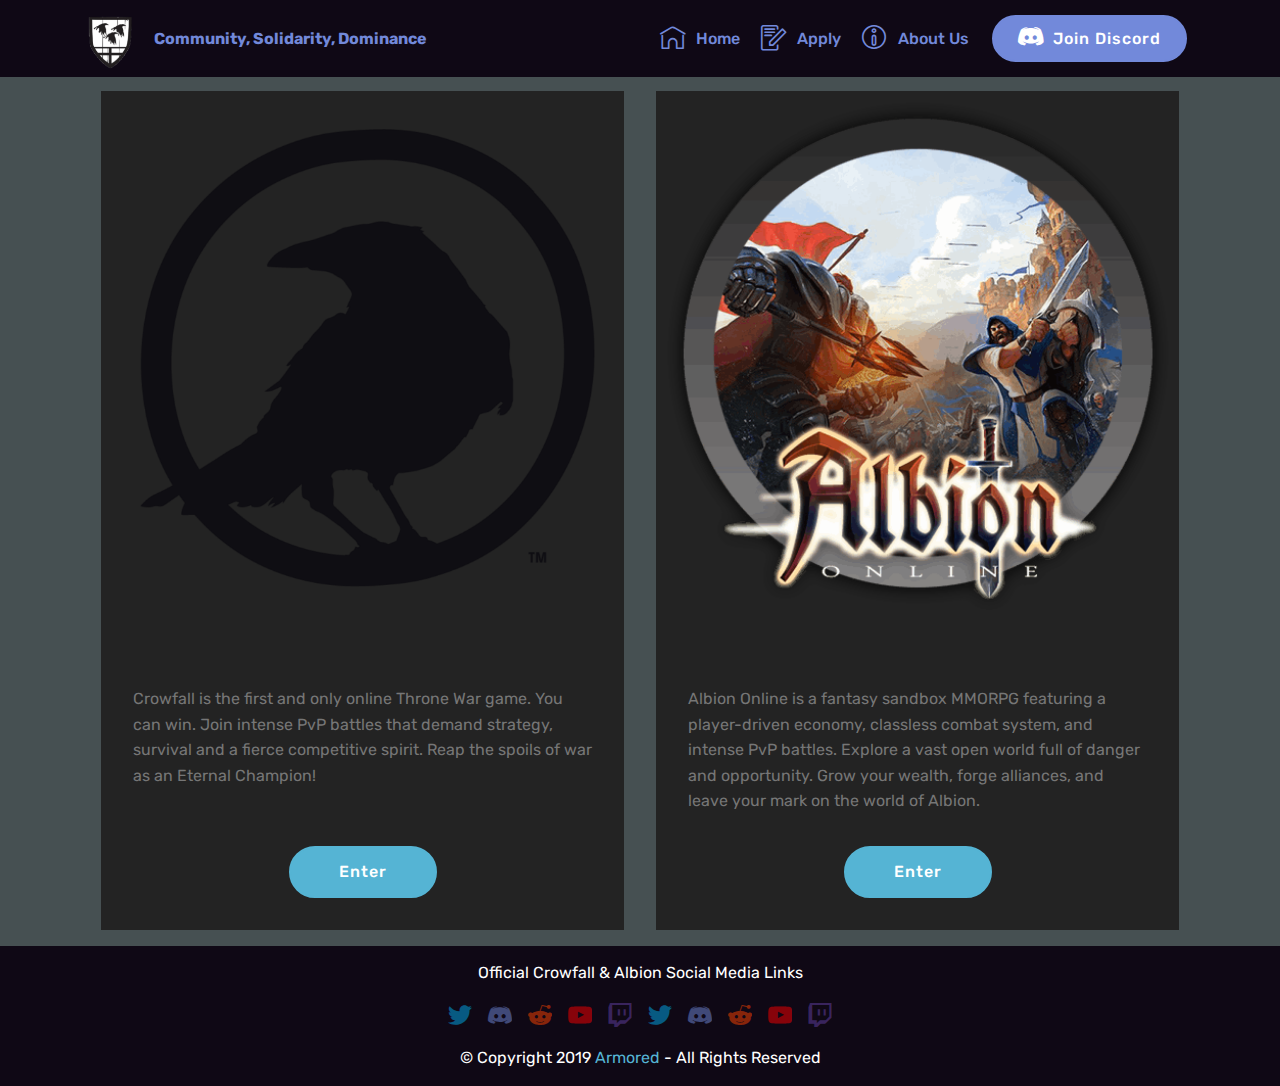
<file: index.html>
<!DOCTYPE html>
<html  >
<head>
  <!-- Site made with Mobirise Website Builder v4.11.2, https://mobirise.com -->
  <meta charset="UTF-8">
  <meta http-equiv="X-UA-Compatible" content="IE=edge">
  <meta name="generator" content="Mobirise v4.11.2, mobirise.com">
  <meta name="viewport" content="width=device-width, initial-scale=1, minimum-scale=1">
  <link rel="shortcut icon" href="assets/images/crow-shield-120x120.png" type="image/x-icon">
  <meta name="description" content="">
  
  <title>Home</title>
  <link rel="stylesheet" href="assets/web/assets/mobirise-icons-bold/mobirise-icons-bold.css">
  <link rel="stylesheet" href="assets/bootstrap/css/bootstrap.min.css">
  <link rel="stylesheet" href="assets/bootstrap/css/bootstrap-grid.min.css">
  <link rel="stylesheet" href="assets/bootstrap/css/bootstrap-reboot.min.css">
  <link rel="stylesheet" href="assets/tether/tether.min.css">
  <link rel="stylesheet" href="assets/dropdown/css/style.css">
  <link rel="stylesheet" href="assets/socicon/css/styles.css">
  <link rel="stylesheet" href="assets/theme/css/style.css">
  <link rel="preload" as="style" href="assets/mobirise/css/mbr-additional.css"><link rel="stylesheet" href="assets/mobirise/css/mbr-additional.css" type="text/css">
  
  
  
</head>
<body>
  <section class="menu cid-rFUuFNSvYa" once="menu" id="menu1-0">

    

    <nav class="navbar navbar-expand beta-menu navbar-dropdown align-items-center navbar-fixed-top navbar-toggleable-sm">
        <button class="navbar-toggler navbar-toggler-right" type="button" data-toggle="collapse" data-target="#navbarSupportedContent" aria-controls="navbarSupportedContent" aria-expanded="false" aria-label="Toggle navigation">
            <div class="hamburger">
                <span></span>
                <span></span>
                <span></span>
                <span></span>
            </div>
        </button>
        <div class="menu-logo">
            <div class="navbar-brand">
                <span class="navbar-logo">
                    <a href="index.html">
                         <img src="assets/images/crow-shield-120x120.png" alt="Mobirise" title="" style="height: 3.8rem;">
                    </a>
                </span>
                <span class="navbar-caption-wrap"><a class="navbar-caption text-danger display-4" href="index.html">
                        Community, Solidarity, Dominance</a></span>
            </div>
        </div>
        <div class="collapse navbar-collapse" id="navbarSupportedContent">
            <ul class="navbar-nav nav-dropdown" data-app-modern-menu="true"><li class="nav-item"><a class="nav-link link text-danger display-4" href="index.html"><span class="mbrib-home mbr-iconfont mbr-iconfont-btn"></span>
                        
                        Home</a></li><li class="nav-item">
                    <a class="nav-link link text-danger display-4" href="page4.html"><span class="mbrib-edit mbr-iconfont mbr-iconfont-btn"></span>
                        
                        Apply</a>
                </li>
                <li class="nav-item">
                    <a class="nav-link link text-danger display-4" href="page4.html"><span class="mbrib-info mbr-iconfont mbr-iconfont-btn"></span>
                        
                        About Us
                    </a>
                </li></ul>
            <div class="navbar-buttons mbr-section-btn"><a class="btn btn-sm btn-danger display-4" href="page4.html"><span class="socicon socicon-discord mbr-iconfont mbr-iconfont-btn"></span>
                    
                    Join Discord</a></div>
        </div>
    </nav>
</section>

<section class="engine"><a href="https://mobirise.info/k">how to develop your own website</a></section><section class="features3 cid-rFUvl5amlD" id="features3-3">

    

    
    <div class="container">
        <div class="media-container-row">
            <div class="card p-3 col-12 col-md-6">
                <div class="card-wrapper">
                    <div class="card-img">
                        <a href="https://crowfall.com/en-US/" target="_blank"><img src="assets/images/cflogo-crow-transparent-740x740.png" alt="Mobirise" title=""></a>
                    </div>
                    <div class="card-box">
                        <h4 class="card-title mbr-fonts-style display-7">
                            No Coding
                        </h4>
                        <p class="mbr-text mbr-fonts-style display-7">Crowfall is the first and only online Throne War game. You can win.
Join intense PvP battles that demand strategy, survival and a fierce competitive spirit. Reap the spoils of war as an Eternal Champion!<br><br></p>
                    </div>
                    <div class="mbr-section-btn text-center"><a href="page4.html" class="btn btn-primary display-4">
                            Enter</a></div>
                </div>
            </div>

            <div class="card p-3 col-12 col-md-6">
                <div class="card-wrapper">
                    <div class="card-img">
                        <a href="https://albiononline.com/en/home" target="_blank"><img src="assets/images/dccy04h-32b3f855-89ed-489b-83c9-b0e0fda5368d-512x512.png" alt="Mobirise" title=""></a>
                    </div>
                    <div class="card-box">
                        <h4 class="card-title mbr-fonts-style display-7">
                            Mobile Friendly
                        </h4>
                        <p class="mbr-text mbr-fonts-style display-7">
                            Albion Online is a fantasy sandbox MMORPG featuring a player-driven economy, classless combat system, and intense PvP battles. Explore a vast open world full of danger and opportunity. Grow your wealth, forge alliances, and leave your mark on the world of Albion.
                        </p>
                    </div>
                    <div class="mbr-section-btn text-center"><a href="page4.html" class="btn btn-primary display-4">
                            Enter</a></div>
                </div>
            </div>

            

            
        </div>
    </div>
</section>

<section once="footers" class="cid-rG4X4U6Q7S" id="footer7-i">

    

    

    <div class="container">
        <div class="media-container-row align-center mbr-white">
            <div class="row row-links">
                <ul class="foot-menu">
                    
                    
                    
                    
                    
                <li class="foot-menu-item mbr-fonts-style display-7">Official Crowfall &amp; Albion Social Media Links</li></ul>
            </div>
            <div class="row social-row">
                <div class="social-list align-right pb-2">
                    
                    
                    
                    
                    
                    
                <div class="soc-item">
                        <a href="https://twitter.com/CrowfallGame" target="_blank">
                            <span class="mbr-iconfont mbr-iconfont-social socicon-twitter socicon" style="color: rgb(0, 172, 238); fill: rgb(0, 172, 238);"></span>
                        </a>
                    </div><div class="soc-item">
                        <a href="https://discord.gg/RNCGyJ" target="_blank">
                            <span class="mbr-iconfont mbr-iconfont-social socicon-discord socicon" style="color: rgb(114, 137, 218); fill: rgb(114, 137, 218);"></span>
                        </a>
                    </div><div class="soc-item">
                        <a href="https://www.reddit.com/r/crowfall/" target="_blank">
                            <span class="mbr-iconfont mbr-iconfont-social socicon-reddit socicon" style="color: rgb(255, 67, 1); fill: rgb(255, 67, 1);"></span>
                        </a>
                    </div><div class="soc-item">
                        <a href="https://www.youtube.com/channel/UCHVjXO-WdYHUIdxC8buCkzQ" target="_blank">
                            <span class="mbr-iconfont mbr-iconfont-social socicon-youtube socicon" style="color: rgb(255, 0, 0); fill: rgb(255, 0, 0);"></span>
                        </a>
                    </div><div class="soc-item">
                        <a href="https://www.twitch.tv/crowfallgame" target="_blank">
                            <span class="mbr-iconfont mbr-iconfont-social socicon-twitch socicon" style="color: rgb(100, 65, 165); fill: rgb(100, 65, 165);"></span>
                        </a>
                    </div><div class="soc-item">
                        <a href="https://twitter.com/albiononline" target="_blank">
                            <span class="mbr-iconfont mbr-iconfont-social socicon-twitter socicon" style="color: rgb(0, 172, 238); fill: rgb(0, 172, 238);"></span>
                        </a>
                    </div><div class="soc-item">
                        <a href="https://discord.gg/albiononline" target="_blank">
                            <span class="mbr-iconfont mbr-iconfont-social socicon-discord socicon" style="color: rgb(114, 137, 218); fill: rgb(114, 137, 218);"></span>
                        </a>
                    </div><div class="soc-item">
                        <a href="https://www.reddit.com/r/albiononline/" target="_blank">
                            <span class="mbr-iconfont mbr-iconfont-social socicon-reddit socicon" style="color: rgb(255, 67, 1); fill: rgb(255, 67, 1);"></span>
                        </a>
                    </div><div class="soc-item">
                        <a href="https://www.youtube.com/channel/UC9gij-VpDFWaaqn1zLM4TEQ" target="_blank">
                            <span class="mbr-iconfont mbr-iconfont-social socicon-youtube socicon" style="color: rgb(255, 0, 0); fill: rgb(255, 0, 0);"></span>
                        </a>
                    </div><div class="soc-item">
                        <a href="https://www.twitch.tv/albiononline" target="_blank">
                            <span class="mbr-iconfont mbr-iconfont-social socicon-twitch socicon" style="color: rgb(100, 65, 165); fill: rgb(100, 65, 165);"></span>
                        </a>
                    </div></div>
            </div>
            <div class="row row-copirayt">
                <p class="mbr-text mb-0 mbr-fonts-style mbr-white align-center display-7">
                    © Copyright 2019 <a href="page4.html">Armored</a> - All Rights Reserved
                </p>
            </div>
        </div>
    </div>
</section>


  <script src="assets/web/assets/jquery/jquery.min.js"></script>
  <script src="assets/popper/popper.min.js"></script>
  <script src="assets/bootstrap/js/bootstrap.min.js"></script>
  <script src="assets/tether/tether.min.js"></script>
  <script src="assets/smoothscroll/smooth-scroll.js"></script>
  <script src="assets/dropdown/js/nav-dropdown.js"></script>
  <script src="assets/dropdown/js/navbar-dropdown.js"></script>
  <script src="assets/touchswipe/jquery.touch-swipe.min.js"></script>
  <script src="assets/theme/js/script.js"></script>
  
  
</body>
</html>
</file>
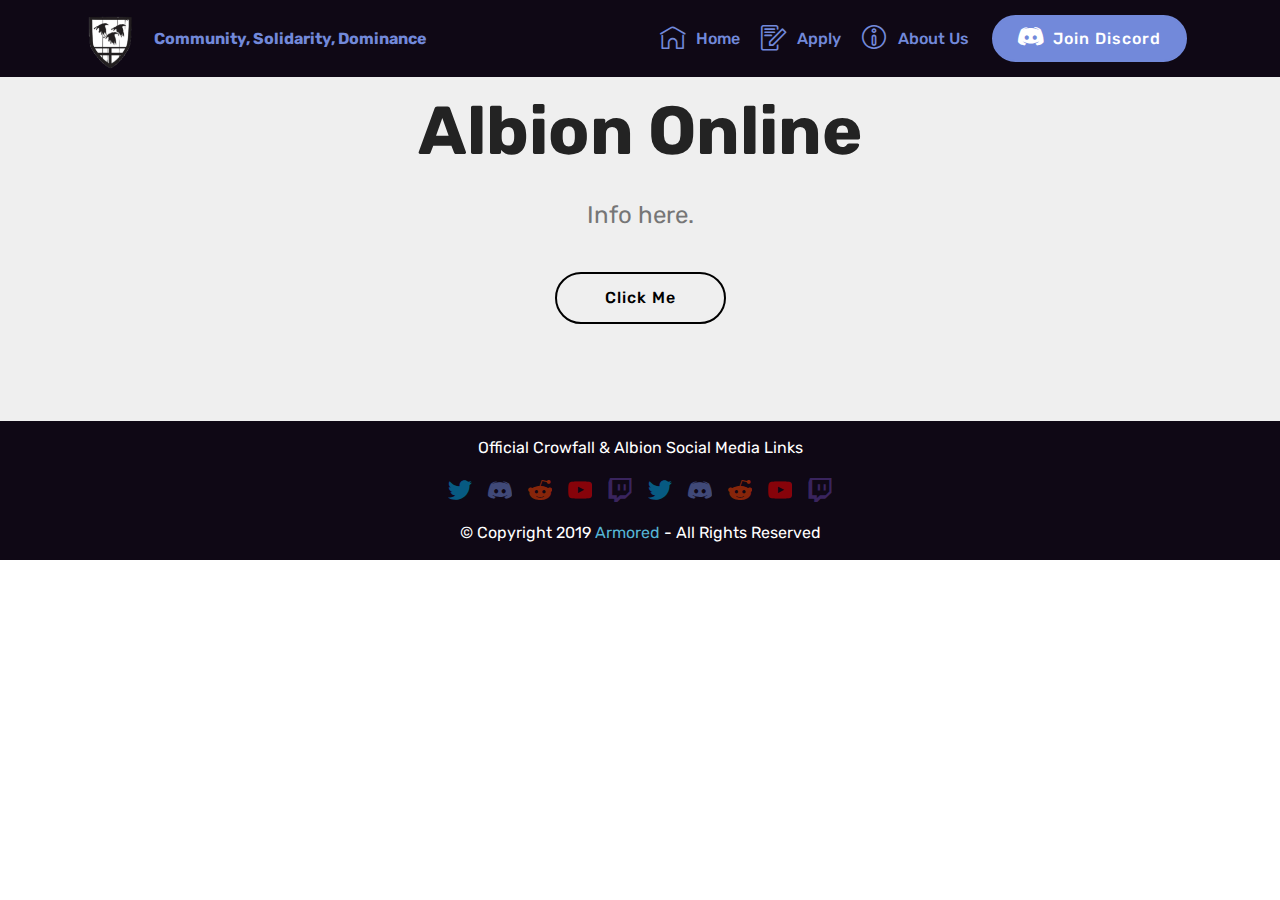
<file: albiononline.html>
<!DOCTYPE html>
<html  >
<head>
  <!-- Site made with Mobirise Website Builder v4.11.2, https://mobirise.com -->
  <meta charset="UTF-8">
  <meta http-equiv="X-UA-Compatible" content="IE=edge">
  <meta name="generator" content="Mobirise v4.11.2, mobirise.com">
  <meta name="viewport" content="width=device-width, initial-scale=1, minimum-scale=1">
  <link rel="shortcut icon" href="assets/images/crow-shield-120x120.png" type="image/x-icon">
  <meta name="description" content="Site Builder Description">
  
  <title>Albion Online</title>
  <link rel="stylesheet" href="assets/web/assets/mobirise-icons-bold/mobirise-icons-bold.css">
  <link rel="stylesheet" href="assets/bootstrap/css/bootstrap.min.css">
  <link rel="stylesheet" href="assets/bootstrap/css/bootstrap-grid.min.css">
  <link rel="stylesheet" href="assets/bootstrap/css/bootstrap-reboot.min.css">
  <link rel="stylesheet" href="assets/tether/tether.min.css">
  <link rel="stylesheet" href="assets/dropdown/css/style.css">
  <link rel="stylesheet" href="assets/socicon/css/styles.css">
  <link rel="stylesheet" href="assets/theme/css/style.css">
  <link rel="preload" as="style" href="assets/mobirise/css/mbr-additional.css"><link rel="stylesheet" href="assets/mobirise/css/mbr-additional.css" type="text/css">
  
  
  
</head>
<body>
  <section class="menu cid-rFUuFNSvYa" once="menu" id="menu1-b">

    

    <nav class="navbar navbar-expand beta-menu navbar-dropdown align-items-center navbar-fixed-top navbar-toggleable-sm">
        <button class="navbar-toggler navbar-toggler-right" type="button" data-toggle="collapse" data-target="#navbarSupportedContent" aria-controls="navbarSupportedContent" aria-expanded="false" aria-label="Toggle navigation">
            <div class="hamburger">
                <span></span>
                <span></span>
                <span></span>
                <span></span>
            </div>
        </button>
        <div class="menu-logo">
            <div class="navbar-brand">
                <span class="navbar-logo">
                    <a href="index.html">
                         <img src="assets/images/crow-shield-120x120.png" alt="Mobirise" title="" style="height: 3.8rem;">
                    </a>
                </span>
                <span class="navbar-caption-wrap"><a class="navbar-caption text-danger display-4" href="index.html">
                        Community, Solidarity, Dominance</a></span>
            </div>
        </div>
        <div class="collapse navbar-collapse" id="navbarSupportedContent">
            <ul class="navbar-nav nav-dropdown" data-app-modern-menu="true"><li class="nav-item"><a class="nav-link link text-danger display-4" href="index.html"><span class="mbrib-home mbr-iconfont mbr-iconfont-btn"></span>
                        
                        Home</a></li><li class="nav-item">
                    <a class="nav-link link text-danger display-4" href="page4.html"><span class="mbrib-edit mbr-iconfont mbr-iconfont-btn"></span>
                        
                        Apply</a>
                </li>
                <li class="nav-item">
                    <a class="nav-link link text-danger display-4" href="page4.html"><span class="mbrib-info mbr-iconfont mbr-iconfont-btn"></span>
                        
                        About Us
                    </a>
                </li></ul>
            <div class="navbar-buttons mbr-section-btn"><a class="btn btn-sm btn-danger display-4" href="page4.html"><span class="socicon socicon-discord mbr-iconfont mbr-iconfont-btn"></span>
                    
                    Join Discord</a></div>
        </div>
    </nav>
</section>

<section class="engine"><a href="https://mobirise.info/f">simple website builder</a></section><section class="header1 cid-rFUH8NR6Gl" id="header16-e">

    

    

    <div class="container">
        <div class="row justify-content-md-center">
            <div class="col-md-10 align-center">
                <h1 class="mbr-section-title mbr-bold pb-3 mbr-fonts-style display-1">
                    Albion Online</h1>
                
                <p class="mbr-text pb-3 mbr-fonts-style display-5">
                    Info here.
                </p>
                <div class="mbr-section-btn"><a class="btn btn-md btn-black-outline display-4" href="index.html">Click Me</a></div>
            </div>
        </div>
    </div>

</section>

<section once="footers" class="cid-rG4X4U6Q7S" id="footer7-i">

    

    

    <div class="container">
        <div class="media-container-row align-center mbr-white">
            <div class="row row-links">
                <ul class="foot-menu">
                    
                    
                    
                    
                    
                <li class="foot-menu-item mbr-fonts-style display-7">Official Crowfall &amp; Albion Social Media Links</li></ul>
            </div>
            <div class="row social-row">
                <div class="social-list align-right pb-2">
                    
                    
                    
                    
                    
                    
                <div class="soc-item">
                        <a href="https://twitter.com/CrowfallGame" target="_blank">
                            <span class="mbr-iconfont mbr-iconfont-social socicon-twitter socicon" style="color: rgb(0, 172, 238); fill: rgb(0, 172, 238);"></span>
                        </a>
                    </div><div class="soc-item">
                        <a href="https://discord.gg/RNCGyJ" target="_blank">
                            <span class="mbr-iconfont mbr-iconfont-social socicon-discord socicon" style="color: rgb(114, 137, 218); fill: rgb(114, 137, 218);"></span>
                        </a>
                    </div><div class="soc-item">
                        <a href="https://www.reddit.com/r/crowfall/" target="_blank">
                            <span class="mbr-iconfont mbr-iconfont-social socicon-reddit socicon" style="color: rgb(255, 67, 1); fill: rgb(255, 67, 1);"></span>
                        </a>
                    </div><div class="soc-item">
                        <a href="https://www.youtube.com/channel/UCHVjXO-WdYHUIdxC8buCkzQ" target="_blank">
                            <span class="mbr-iconfont mbr-iconfont-social socicon-youtube socicon" style="color: rgb(255, 0, 0); fill: rgb(255, 0, 0);"></span>
                        </a>
                    </div><div class="soc-item">
                        <a href="https://www.twitch.tv/crowfallgame" target="_blank">
                            <span class="mbr-iconfont mbr-iconfont-social socicon-twitch socicon" style="color: rgb(100, 65, 165); fill: rgb(100, 65, 165);"></span>
                        </a>
                    </div><div class="soc-item">
                        <a href="https://twitter.com/albiononline" target="_blank">
                            <span class="mbr-iconfont mbr-iconfont-social socicon-twitter socicon" style="color: rgb(0, 172, 238); fill: rgb(0, 172, 238);"></span>
                        </a>
                    </div><div class="soc-item">
                        <a href="https://discord.gg/albiononline" target="_blank">
                            <span class="mbr-iconfont mbr-iconfont-social socicon-discord socicon" style="color: rgb(114, 137, 218); fill: rgb(114, 137, 218);"></span>
                        </a>
                    </div><div class="soc-item">
                        <a href="https://www.reddit.com/r/albiononline/" target="_blank">
                            <span class="mbr-iconfont mbr-iconfont-social socicon-reddit socicon" style="color: rgb(255, 67, 1); fill: rgb(255, 67, 1);"></span>
                        </a>
                    </div><div class="soc-item">
                        <a href="https://www.youtube.com/channel/UC9gij-VpDFWaaqn1zLM4TEQ" target="_blank">
                            <span class="mbr-iconfont mbr-iconfont-social socicon-youtube socicon" style="color: rgb(255, 0, 0); fill: rgb(255, 0, 0);"></span>
                        </a>
                    </div><div class="soc-item">
                        <a href="https://www.twitch.tv/albiononline" target="_blank">
                            <span class="mbr-iconfont mbr-iconfont-social socicon-twitch socicon" style="color: rgb(100, 65, 165); fill: rgb(100, 65, 165);"></span>
                        </a>
                    </div></div>
            </div>
            <div class="row row-copirayt">
                <p class="mbr-text mb-0 mbr-fonts-style mbr-white align-center display-7">
                    © Copyright 2019 <a href="page4.html">Armored</a> - All Rights Reserved
                </p>
            </div>
        </div>
    </div>
</section>


  <script src="assets/web/assets/jquery/jquery.min.js"></script>
  <script src="assets/popper/popper.min.js"></script>
  <script src="assets/bootstrap/js/bootstrap.min.js"></script>
  <script src="assets/tether/tether.min.js"></script>
  <script src="assets/smoothscroll/smooth-scroll.js"></script>
  <script src="assets/dropdown/js/nav-dropdown.js"></script>
  <script src="assets/dropdown/js/navbar-dropdown.js"></script>
  <script src="assets/touchswipe/jquery.touch-swipe.min.js"></script>
  <script src="assets/theme/js/script.js"></script>
  
  
</body>
</html>
</file>
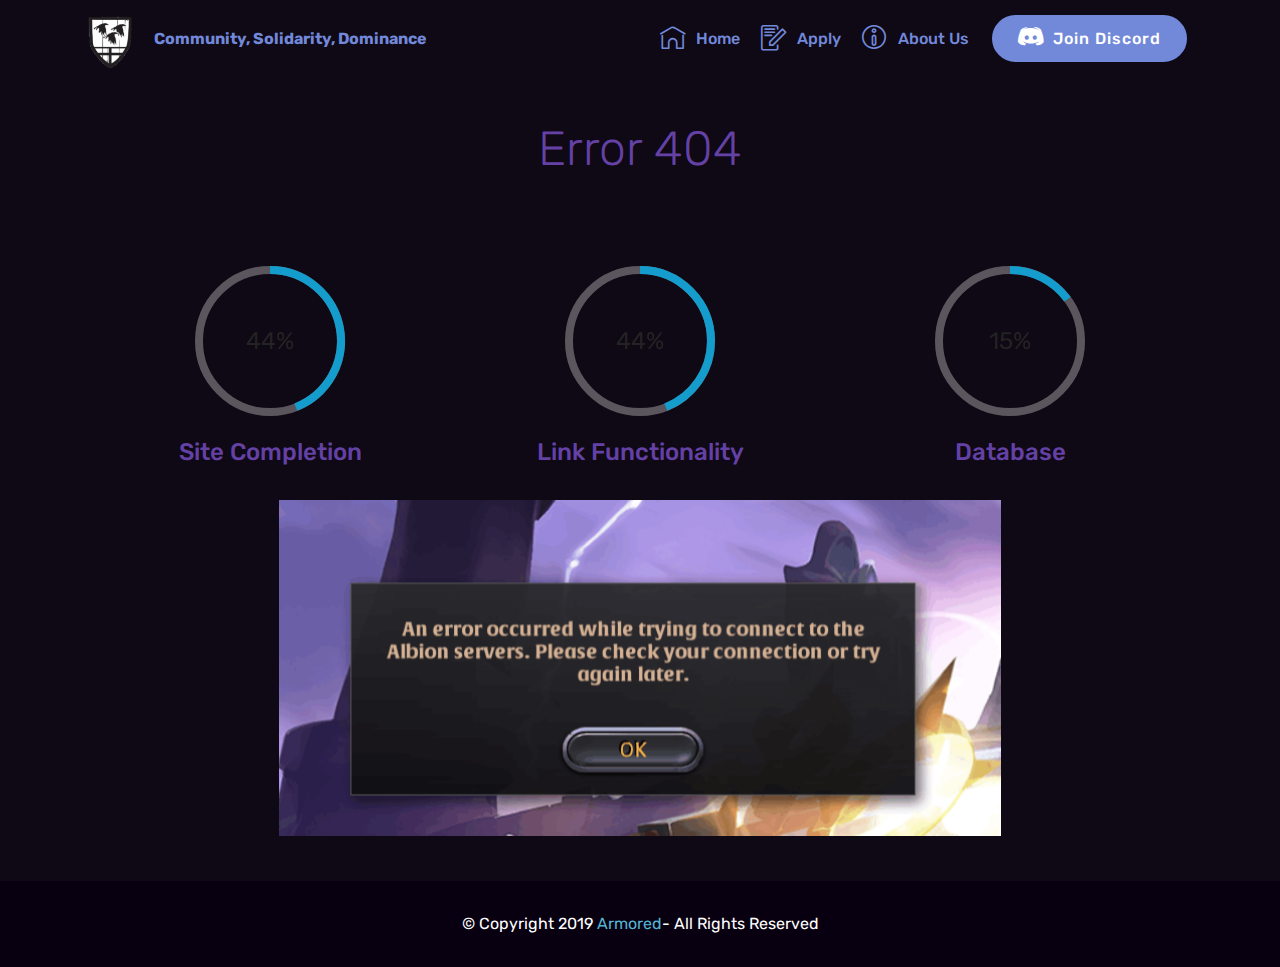
<file: error404.html>
<!DOCTYPE html>
<html  >
<head>
  <!-- Site made with Mobirise Website Builder v4.11.2, https://mobirise.com -->
  <meta charset="UTF-8">
  <meta http-equiv="X-UA-Compatible" content="IE=edge">
  <meta name="generator" content="Mobirise v4.11.2, mobirise.com">
  <meta name="viewport" content="width=device-width, initial-scale=1, minimum-scale=1">
  <link rel="shortcut icon" href="assets/images/crow-shield-120x120.png" type="image/x-icon">
  <meta name="description" content="Site Builder Description">
  
  <title>Error 404</title>
  <link rel="stylesheet" href="assets/web/assets/mobirise-icons-bold/mobirise-icons-bold.css">
  <link rel="stylesheet" href="assets/bootstrap/css/bootstrap.min.css">
  <link rel="stylesheet" href="assets/bootstrap/css/bootstrap-grid.min.css">
  <link rel="stylesheet" href="assets/bootstrap/css/bootstrap-reboot.min.css">
  <link rel="stylesheet" href="assets/socicon/css/styles.css">
  <link rel="stylesheet" href="assets/tether/tether.min.css">
  <link rel="stylesheet" href="assets/as-pie-progress/css/progress.min.css">
  <link rel="stylesheet" href="assets/dropdown/css/style.css">
  <link rel="stylesheet" href="assets/theme/css/style.css">
  <link rel="preload" as="style" href="assets/mobirise/css/mbr-additional.css"><link rel="stylesheet" href="assets/mobirise/css/mbr-additional.css" type="text/css">
  
  
  
</head>
<body>
  <section class="menu cid-rG5pPSmJlM" once="menu" id="menu1-1b">

    

    <nav class="navbar navbar-expand beta-menu navbar-dropdown align-items-center navbar-fixed-top navbar-toggleable-sm">
        <button class="navbar-toggler navbar-toggler-right" type="button" data-toggle="collapse" data-target="#navbarSupportedContent" aria-controls="navbarSupportedContent" aria-expanded="false" aria-label="Toggle navigation">
            <div class="hamburger">
                <span></span>
                <span></span>
                <span></span>
                <span></span>
            </div>
        </button>
        <div class="menu-logo">
            <div class="navbar-brand">
                <span class="navbar-logo">
                    <a href="index.html">
                         <img src="assets/images/crow-shield-120x120.png" alt="Mobirise" title="" style="height: 3.8rem;">
                    </a>
                </span>
                <span class="navbar-caption-wrap"><a class="navbar-caption text-danger display-4" href="index.html">
                        Community, Solidarity, Dominance</a></span>
            </div>
        </div>
        <div class="collapse navbar-collapse" id="navbarSupportedContent">
            <ul class="navbar-nav nav-dropdown" data-app-modern-menu="true"><li class="nav-item"><a class="nav-link link text-danger display-4" href="index.html"><span class="mbrib-home mbr-iconfont mbr-iconfont-btn"></span>
                        
                        Home</a></li><li class="nav-item">
                    <a class="nav-link link text-danger display-4" href="page4.html"><span class="mbrib-edit mbr-iconfont mbr-iconfont-btn"></span>
                        
                        Apply</a>
                </li>
                <li class="nav-item">
                    <a class="nav-link link text-danger display-4" href="page4.html"><span class="mbrib-info mbr-iconfont mbr-iconfont-btn"></span>
                        
                        About Us
                    </a>
                </li></ul>
            <div class="navbar-buttons mbr-section-btn"><a class="btn btn-sm btn-danger display-4" href="page4.html"><span class="socicon socicon-discord mbr-iconfont mbr-iconfont-btn"></span>
                    
                    Join Discord</a></div>
        </div>
    </nav>
</section>

<section class="engine"><a href="https://mobirise.info/n">free simple site templates</a></section><section class="progress-bars3 cid-rG5reG5ZZ5" id="progress-bars3-1k">
 
     

    
    
    <div class="container">
        <h2 class="mbr-section-title pb-3 align-center mbr-fonts-style display-2">
            Error 404</h2>

        
    
        <div class="media-container-row pt-5 mt-2">
            <div class="card p-3 align-center">
                <div class="wrap">
                    <div class="pie_progress progress1" role="progressbar" data-goal="45">
                        <p class="pie_progress__number mbr-fonts-style display-5">65%</p>
                    </div>
                </div> 
                <div class="mbr-crt-title pt-3">
                    <h4 class="card-title py-2 mbr-fonts-style display-5">
                        Site Completion</h4>
                </div>                 
            </div>

            <div class="card p-3 align-center">
                <div class="wrap">
                    <div class="pie_progress progress2" role="progressbar" data-goal="75">
                        <p class="pie_progress__number mbr-fonts-style display-5"></p>
                    </div>
                </div> 
                <div class="mbr-crt-title pt-3">
                    <h4 class="card-title py-2 mbr-fonts-style display-5">Link Functionality</h4>
                </div>                 
            </div>

            <div class="card p-3 align-center">
                <div class="wrap">
                    <div class="pie_progress progress3" role="progressbar" data-goal="15">
                        <p class="pie_progress__number mbr-fonts-style display-5">0%</p>
                    </div>
                </div> 
                <div class="mbr-crt-title pt-3">
                    <h4 class="card-title py-2 mbr-fonts-style display-5">
                        Database</h4>
                </div>                 
            </div>

            

            

            
        </div>
</div></section>

<section class="cid-rG5pXJHA0L" id="image3-1i">

    

    <figure class="mbr-figure container">
            <div class="image-block" style="width: 65%;">
                <img src="assets/images/ef6a8ag-718x335.png" width="1400" alt="Mobirise" title="">
                
            </div>
    </figure>
</section>

<section once="footers" class="cid-rG5pPVryJJ" id="footer6-1h">

    

    

    <div class="container">
        <div class="media-container-row align-center mbr-white">
            <div class="col-12">
                <p class="mbr-text mb-0 mbr-fonts-style display-7">
                    © Copyright 2019 <a href="page4.html">Armored</a>- All Rights Reserved
                </p>
            </div>
        </div>
    </div>
</section>


  <script src="assets/web/assets/jquery/jquery.min.js"></script>
  <script src="assets/popper/popper.min.js"></script>
  <script src="assets/bootstrap/js/bootstrap.min.js"></script>
  <script src="assets/tether/tether.min.js"></script>
  <script src="assets/as-pie-progress/jquery-as-pie-progress.min.js"></script>
  <script src="assets/dropdown/js/nav-dropdown.js"></script>
  <script src="assets/dropdown/js/navbar-dropdown.js"></script>
  <script src="assets/touchswipe/jquery.touch-swipe.min.js"></script>
  <script src="assets/smoothscroll/smooth-scroll.js"></script>
  <script src="assets/theme/js/script.js"></script>
  
  
</body>
</html>
</file>
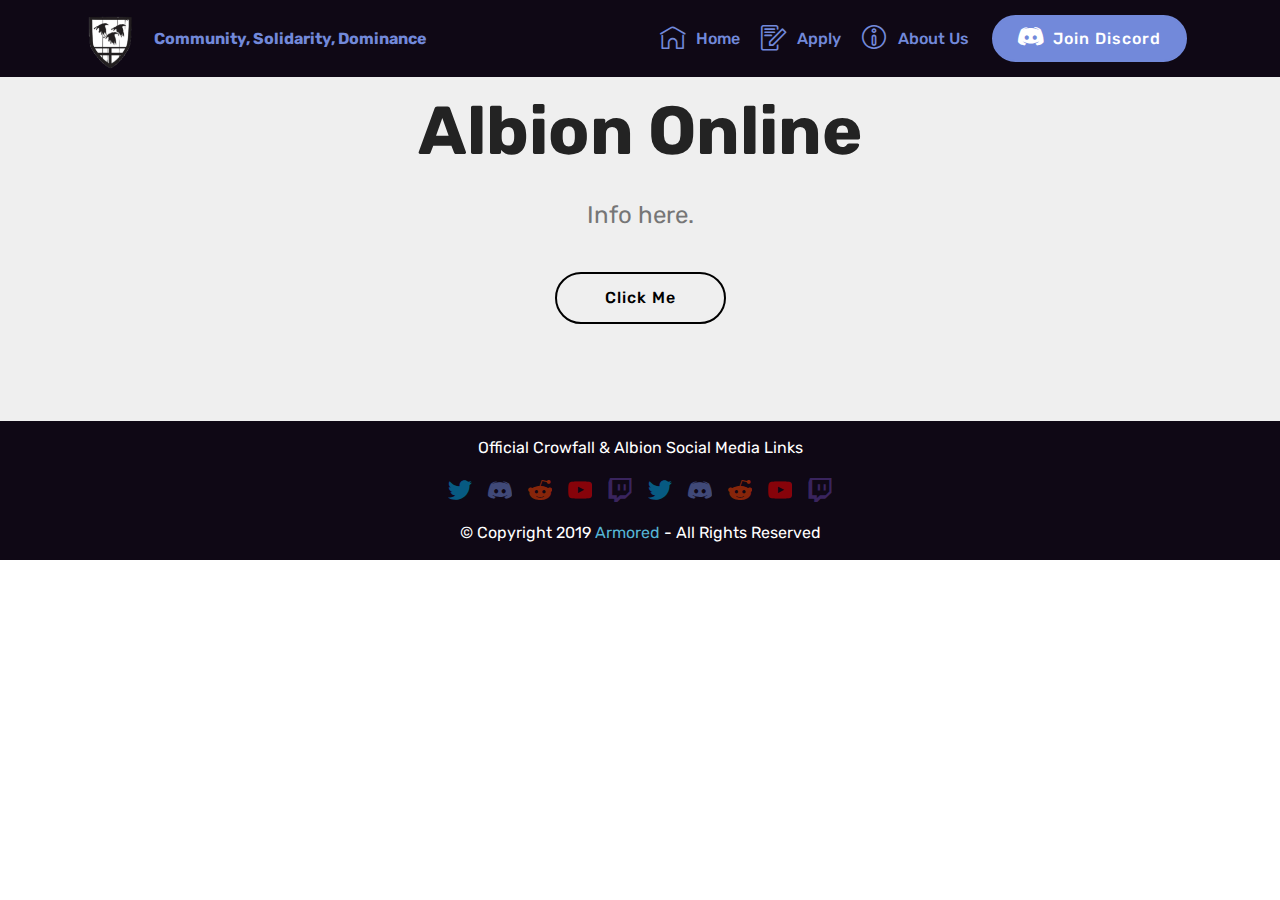
<file: page2.html>
<!DOCTYPE html>
<html  >
<head>
  <!-- Site made with Mobirise Website Builder v4.11.2, https://mobirise.com -->
  <meta charset="UTF-8">
  <meta http-equiv="X-UA-Compatible" content="IE=edge">
  <meta name="generator" content="Mobirise v4.11.2, mobirise.com">
  <meta name="viewport" content="width=device-width, initial-scale=1, minimum-scale=1">
  <link rel="shortcut icon" href="assets/images/crow-shield-120x120.png" type="image/x-icon">
  <meta name="description" content="Site Builder Description">
  
  <title>Albion Online</title>
  <link rel="stylesheet" href="assets/web/assets/mobirise-icons-bold/mobirise-icons-bold.css">
  <link rel="stylesheet" href="assets/bootstrap/css/bootstrap.min.css">
  <link rel="stylesheet" href="assets/bootstrap/css/bootstrap-grid.min.css">
  <link rel="stylesheet" href="assets/bootstrap/css/bootstrap-reboot.min.css">
  <link rel="stylesheet" href="assets/tether/tether.min.css">
  <link rel="stylesheet" href="assets/dropdown/css/style.css">
  <link rel="stylesheet" href="assets/socicon/css/styles.css">
  <link rel="stylesheet" href="assets/theme/css/style.css">
  <link rel="preload" as="style" href="assets/mobirise/css/mbr-additional.css"><link rel="stylesheet" href="assets/mobirise/css/mbr-additional.css" type="text/css">
  
  
  
</head>
<body>
  <section class="menu cid-rFUuFNSvYa" once="menu" id="menu1-b">

    

    <nav class="navbar navbar-expand beta-menu navbar-dropdown align-items-center navbar-fixed-top navbar-toggleable-sm">
        <button class="navbar-toggler navbar-toggler-right" type="button" data-toggle="collapse" data-target="#navbarSupportedContent" aria-controls="navbarSupportedContent" aria-expanded="false" aria-label="Toggle navigation">
            <div class="hamburger">
                <span></span>
                <span></span>
                <span></span>
                <span></span>
            </div>
        </button>
        <div class="menu-logo">
            <div class="navbar-brand">
                <span class="navbar-logo">
                    <a href="index.html">
                         <img src="assets/images/crow-shield-120x120.png" alt="Mobirise" title="" style="height: 3.8rem;">
                    </a>
                </span>
                <span class="navbar-caption-wrap"><a class="navbar-caption text-danger display-4" href="index.html">
                        Community, Solidarity, Dominance</a></span>
            </div>
        </div>
        <div class="collapse navbar-collapse" id="navbarSupportedContent">
            <ul class="navbar-nav nav-dropdown" data-app-modern-menu="true"><li class="nav-item"><a class="nav-link link text-danger display-4" href="index.html"><span class="mbrib-home mbr-iconfont mbr-iconfont-btn"></span>
                        
                        Home</a></li><li class="nav-item">
                    <a class="nav-link link text-danger display-4" href="page4.html"><span class="mbrib-edit mbr-iconfont mbr-iconfont-btn"></span>
                        
                        Apply</a>
                </li>
                <li class="nav-item">
                    <a class="nav-link link text-danger display-4" href="page4.html"><span class="mbrib-info mbr-iconfont mbr-iconfont-btn"></span>
                        
                        About Us
                    </a>
                </li></ul>
            <div class="navbar-buttons mbr-section-btn"><a class="btn btn-sm btn-danger display-4" href="page4.html"><span class="socicon socicon-discord mbr-iconfont mbr-iconfont-btn"></span>
                    
                    Join Discord</a></div>
        </div>
    </nav>
</section>

<section class="engine"><a href="https://mobirise.info/w">free html5 templates</a></section><section class="header1 cid-rFUH8NR6Gl" id="header16-e">

    

    

    <div class="container">
        <div class="row justify-content-md-center">
            <div class="col-md-10 align-center">
                <h1 class="mbr-section-title mbr-bold pb-3 mbr-fonts-style display-1">
                    Albion Online</h1>
                
                <p class="mbr-text pb-3 mbr-fonts-style display-5">
                    Info here.
                </p>
                <div class="mbr-section-btn"><a class="btn btn-md btn-black-outline display-4" href="index.html">Click Me</a></div>
            </div>
        </div>
    </div>

</section>

<section once="footers" class="cid-rG4X4U6Q7S" id="footer7-i">

    

    

    <div class="container">
        <div class="media-container-row align-center mbr-white">
            <div class="row row-links">
                <ul class="foot-menu">
                    
                    
                    
                    
                    
                <li class="foot-menu-item mbr-fonts-style display-7">Official Crowfall &amp; Albion Social Media Links</li></ul>
            </div>
            <div class="row social-row">
                <div class="social-list align-right pb-2">
                    
                    
                    
                    
                    
                    
                <div class="soc-item">
                        <a href="https://twitter.com/CrowfallGame" target="_blank">
                            <span class="mbr-iconfont mbr-iconfont-social socicon-twitter socicon" style="color: rgb(0, 172, 238); fill: rgb(0, 172, 238);"></span>
                        </a>
                    </div><div class="soc-item">
                        <a href="https://discord.gg/RNCGyJ" target="_blank">
                            <span class="mbr-iconfont mbr-iconfont-social socicon-discord socicon" style="color: rgb(114, 137, 218); fill: rgb(114, 137, 218);"></span>
                        </a>
                    </div><div class="soc-item">
                        <a href="https://www.reddit.com/r/crowfall/" target="_blank">
                            <span class="mbr-iconfont mbr-iconfont-social socicon-reddit socicon" style="color: rgb(255, 67, 1); fill: rgb(255, 67, 1);"></span>
                        </a>
                    </div><div class="soc-item">
                        <a href="https://www.youtube.com/channel/UCHVjXO-WdYHUIdxC8buCkzQ" target="_blank">
                            <span class="mbr-iconfont mbr-iconfont-social socicon-youtube socicon" style="color: rgb(255, 0, 0); fill: rgb(255, 0, 0);"></span>
                        </a>
                    </div><div class="soc-item">
                        <a href="https://www.twitch.tv/crowfallgame" target="_blank">
                            <span class="mbr-iconfont mbr-iconfont-social socicon-twitch socicon" style="color: rgb(100, 65, 165); fill: rgb(100, 65, 165);"></span>
                        </a>
                    </div><div class="soc-item">
                        <a href="https://twitter.com/albiononline" target="_blank">
                            <span class="mbr-iconfont mbr-iconfont-social socicon-twitter socicon" style="color: rgb(0, 172, 238); fill: rgb(0, 172, 238);"></span>
                        </a>
                    </div><div class="soc-item">
                        <a href="https://discord.gg/albiononline" target="_blank">
                            <span class="mbr-iconfont mbr-iconfont-social socicon-discord socicon" style="color: rgb(114, 137, 218); fill: rgb(114, 137, 218);"></span>
                        </a>
                    </div><div class="soc-item">
                        <a href="https://www.reddit.com/r/albiononline/" target="_blank">
                            <span class="mbr-iconfont mbr-iconfont-social socicon-reddit socicon" style="color: rgb(255, 67, 1); fill: rgb(255, 67, 1);"></span>
                        </a>
                    </div><div class="soc-item">
                        <a href="https://www.youtube.com/channel/UC9gij-VpDFWaaqn1zLM4TEQ" target="_blank">
                            <span class="mbr-iconfont mbr-iconfont-social socicon-youtube socicon" style="color: rgb(255, 0, 0); fill: rgb(255, 0, 0);"></span>
                        </a>
                    </div><div class="soc-item">
                        <a href="https://www.twitch.tv/albiononline" target="_blank">
                            <span class="mbr-iconfont mbr-iconfont-social socicon-twitch socicon" style="color: rgb(100, 65, 165); fill: rgb(100, 65, 165);"></span>
                        </a>
                    </div></div>
            </div>
            <div class="row row-copirayt">
                <p class="mbr-text mb-0 mbr-fonts-style mbr-white align-center display-7">
                    © Copyright 2019 <a href="page4.html" target="_blank">Armored</a> - All Rights Reserved
                </p>
            </div>
        </div>
    </div>
</section>


  <script src="assets/web/assets/jquery/jquery.min.js"></script>
  <script src="assets/popper/popper.min.js"></script>
  <script src="assets/bootstrap/js/bootstrap.min.js"></script>
  <script src="assets/tether/tether.min.js"></script>
  <script src="assets/smoothscroll/smooth-scroll.js"></script>
  <script src="assets/dropdown/js/nav-dropdown.js"></script>
  <script src="assets/dropdown/js/navbar-dropdown.js"></script>
  <script src="assets/touchswipe/jquery.touch-swipe.min.js"></script>
  <script src="assets/theme/js/script.js"></script>
  
  
</body>
</html>
</file>
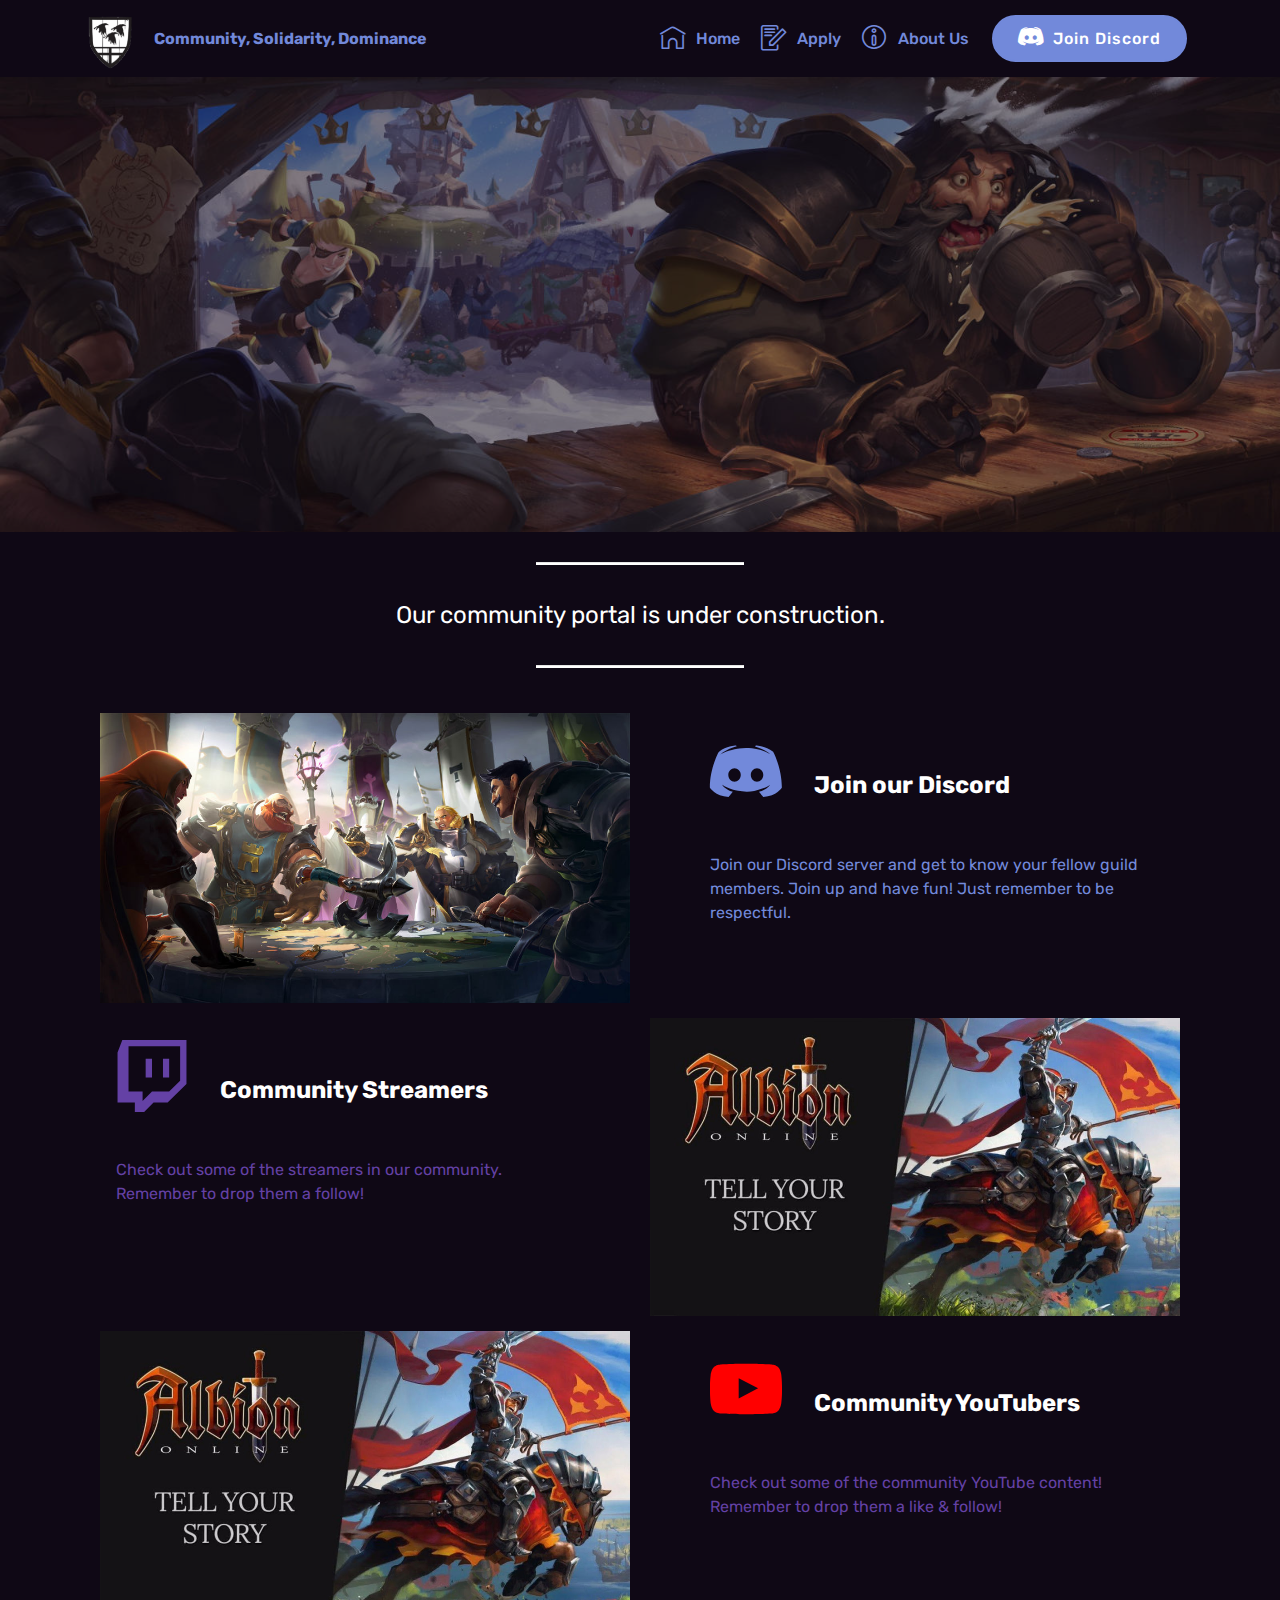
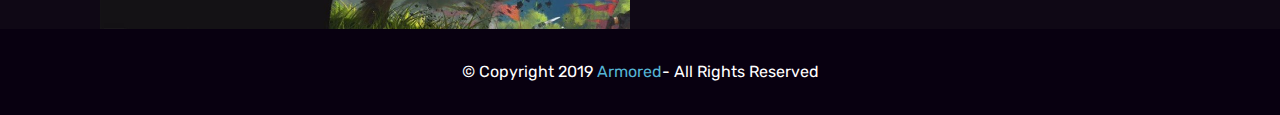
<file: page3.html>
<!DOCTYPE html>
<html  >
<head>
  <!-- Site made with Mobirise Website Builder v4.11.2, https://mobirise.com -->
  <meta charset="UTF-8">
  <meta http-equiv="X-UA-Compatible" content="IE=edge">
  <meta name="generator" content="Mobirise v4.11.2, mobirise.com">
  <meta name="viewport" content="width=device-width, initial-scale=1, minimum-scale=1">
  <link rel="shortcut icon" href="assets/images/crow-shield-120x120.png" type="image/x-icon">
  <meta name="description" content="Site Builder Description">
  
  <title>Test</title>
  <link rel="stylesheet" href="assets/web/assets/mobirise-icons-bold/mobirise-icons-bold.css">
  <link rel="stylesheet" href="assets/bootstrap/css/bootstrap.min.css">
  <link rel="stylesheet" href="assets/bootstrap/css/bootstrap-grid.min.css">
  <link rel="stylesheet" href="assets/bootstrap/css/bootstrap-reboot.min.css">
  <link rel="stylesheet" href="assets/tether/tether.min.css">
  <link rel="stylesheet" href="assets/dropdown/css/style.css">
  <link rel="stylesheet" href="assets/socicon/css/styles.css">
  <link rel="stylesheet" href="assets/theme/css/style.css">
  <link rel="preload" as="style" href="assets/mobirise/css/mbr-additional.css"><link rel="stylesheet" href="assets/mobirise/css/mbr-additional.css" type="text/css">
  
  
  
</head>
<body>
  <section class="menu cid-rFUuFNSvYa" once="menu" id="menu1-j">

    

    <nav class="navbar navbar-expand beta-menu navbar-dropdown align-items-center navbar-fixed-top navbar-toggleable-sm">
        <button class="navbar-toggler navbar-toggler-right" type="button" data-toggle="collapse" data-target="#navbarSupportedContent" aria-controls="navbarSupportedContent" aria-expanded="false" aria-label="Toggle navigation">
            <div class="hamburger">
                <span></span>
                <span></span>
                <span></span>
                <span></span>
            </div>
        </button>
        <div class="menu-logo">
            <div class="navbar-brand">
                <span class="navbar-logo">
                    <a href="index.html">
                         <img src="assets/images/crow-shield-120x120.png" alt="Mobirise" title="" style="height: 3.8rem;">
                    </a>
                </span>
                <span class="navbar-caption-wrap"><a class="navbar-caption text-danger display-4" href="index.html">
                        Community, Solidarity, Dominance</a></span>
            </div>
        </div>
        <div class="collapse navbar-collapse" id="navbarSupportedContent">
            <ul class="navbar-nav nav-dropdown" data-app-modern-menu="true"><li class="nav-item"><a class="nav-link link text-danger display-4" href="index.html"><span class="mbrib-home mbr-iconfont mbr-iconfont-btn"></span>
                        
                        Home</a></li><li class="nav-item">
                    <a class="nav-link link text-danger display-4" href="page4.html"><span class="mbrib-edit mbr-iconfont mbr-iconfont-btn"></span>
                        
                        Apply</a>
                </li>
                <li class="nav-item">
                    <a class="nav-link link text-danger display-4" href="page4.html"><span class="mbrib-info mbr-iconfont mbr-iconfont-btn"></span>
                        
                        About Us
                    </a>
                </li></ul>
            <div class="navbar-buttons mbr-section-btn"><a class="btn btn-sm btn-danger display-4" href="page4.html"><span class="socicon socicon-discord mbr-iconfont mbr-iconfont-btn"></span>
                    
                    Join Discord</a></div>
        </div>
    </nav>
</section>

<section class="engine"><a href="https://mobirise.info/x">css templates</a></section><section class="header1 cid-rG59SBW95X" id="header16-m">

    

    <div class="mbr-overlay" style="opacity: 0.5; background-color: rgb(15, 8, 21);">
    </div>

    <div class="container">
        <div class="row justify-content-md-center">
            <div class="col-md-10 align-center">
                <h1 class="mbr-section-title mbr-bold pb-3 mbr-fonts-style display-1">&nbsp;</h1>
                <h3 class="mbr-section-subtitle mbr-light pb-3 mbr-fonts-style display-2">&nbsp;</h3>
                <p class="mbr-text pb-3 mbr-fonts-style display-5">&nbsp;</p>
                
            </div>
        </div>
    </div>

</section>

<section class="mbr-section article content10 cid-rG5kEbKtKi" id="content10-v">
    
     

    <div class="container">
        <div class="inner-container" style="width: 75%;">
            <hr class="line" style="width: 25%;">
            <div class="section-text align-center mbr-white mbr-fonts-style display-5">Our community portal is under construction.</div>
            <hr class="line" style="width: 25%;">
        </div>
    </div>
</section>

<section class="features11 cid-rG5ctcrAly" id="features11-p">

    

    

    <div class="container">   
        <div class="col-md-12">
            <div class="media-container-row">
                <div class="mbr-figure m-auto" style="width: 55%;">
                    <img src="assets/images/albion-online-ug-952x521.jpg" alt="Mobirise" title="">
                </div>
                <div class=" align-left aside-content">
                    
                    <div class="mbr-section-text">
                        
                    </div>

                    <div class="block-content">
                        <div class="card p-3 pr-3">
                            <div class="media">
                                <div class=" align-self-center card-img pb-3">
                                    <a href="page4.html"><span class="mbr-iconfont socicon-discord socicon" style="color: rgb(114, 137, 218); fill: rgb(114, 137, 218);"></span></a>
                                </div>     
                                <div class="media-body">
                                    <h4 class="card-title mbr-fonts-style display-5"><strong>Join our Discord</strong></h4>
                                </div>
                            </div>                

                            <div class="card-box">
                                <p class="block-text mbr-fonts-style display-7">
                                   Join our Discord server and get to know your fellow guild members. Join up and have fun! Just remember to be respectful.&nbsp;</p>
                            </div>
                        </div>

                        
                    </div>
                </div>
            </div>
        </div> 
    </div>          
</section>

<section class="features11 cid-rG5fzAoSxl" id="features11-t">

    

    

    <div class="container">   
        <div class="col-md-12">
            <div class="media-container-row">
                <div class="mbr-figure m-auto" style="width: 55%;">
                    <img src="assets/images/d4vx6mbw0aapwxf-1060x596.jpeg" alt="Mobirise" title="">
                </div>
                <div class=" align-left aside-content">
                    
                    <div class="mbr-section-text">
                        
                    </div>

                    <div class="block-content">
                        <div class="card p-3 pr-3">
                            <div class="media">
                                <div class=" align-self-center card-img pb-3">
                                    <a href="page4.html"><span class="mbr-iconfont socicon-twitch socicon" style="color: rgb(100, 65, 165); fill: rgb(100, 65, 165);"></span></a>
                                </div>     
                                <div class="media-body">
                                    <h4 class="card-title mbr-fonts-style display-5"><strong>
                                        Community Streamers</strong></h4>
                                </div>
                            </div>                

                            <div class="card-box">
                                <p class="block-text mbr-fonts-style display-7">
                                   Check out some of the streamers in our community. Remember to drop them a follow!&nbsp;</p>
                            </div>
                        </div>

                        
                    </div>
                </div>
            </div>
        </div> 
    </div>          
</section>

<section class="features11 cid-rG5n1jce6A" id="features11-w">

    

    

    <div class="container">   
        <div class="col-md-12">
            <div class="media-container-row">
                <div class="mbr-figure m-auto" style="width: 55%;">
                    <img src="assets/images/d4vx6mbw0aapwxf-1060x596.jpeg" alt="Mobirise" title="">
                </div>
                <div class=" align-left aside-content">
                    
                    <div class="mbr-section-text">
                        
                    </div>

                    <div class="block-content">
                        <div class="card p-3 pr-3">
                            <div class="media">
                                <div class=" align-self-center card-img pb-3">
                                    <a href="page4.html"><span class="mbr-iconfont socicon-youtube socicon" style="color: rgb(255, 0, 0); fill: rgb(255, 0, 0);"></span></a>
                                </div>     
                                <div class="media-body">
                                    <h4 class="card-title mbr-fonts-style display-5"><strong>
                                        Community YouTubers</strong></h4>
                                </div>
                            </div>                

                            <div class="card-box">
                                <p class="block-text mbr-fonts-style display-7">
                                   Check out some of the community YouTube content! Remember to drop them a like &amp; follow!&nbsp;</p>
                            </div>
                        </div>

                        
                    </div>
                </div>
            </div>
        </div> 
    </div>          
</section>

<section once="footers" class="cid-rG5pBZDjnY" id="footer6-1a">

    

    

    <div class="container">
        <div class="media-container-row align-center mbr-white">
            <div class="col-12">
                <p class="mbr-text mb-0 mbr-fonts-style display-7">
                    © Copyright 2019 <a href="page4.html">Armored</a>- All Rights Reserved
                </p>
            </div>
        </div>
    </div>
</section>


  <script src="assets/web/assets/jquery/jquery.min.js"></script>
  <script src="assets/popper/popper.min.js"></script>
  <script src="assets/bootstrap/js/bootstrap.min.js"></script>
  <script src="assets/tether/tether.min.js"></script>
  <script src="assets/smoothscroll/smooth-scroll.js"></script>
  <script src="assets/dropdown/js/nav-dropdown.js"></script>
  <script src="assets/dropdown/js/navbar-dropdown.js"></script>
  <script src="assets/touchswipe/jquery.touch-swipe.min.js"></script>
  <script src="assets/theme/js/script.js"></script>
  
  
</body>
</html>
</file>
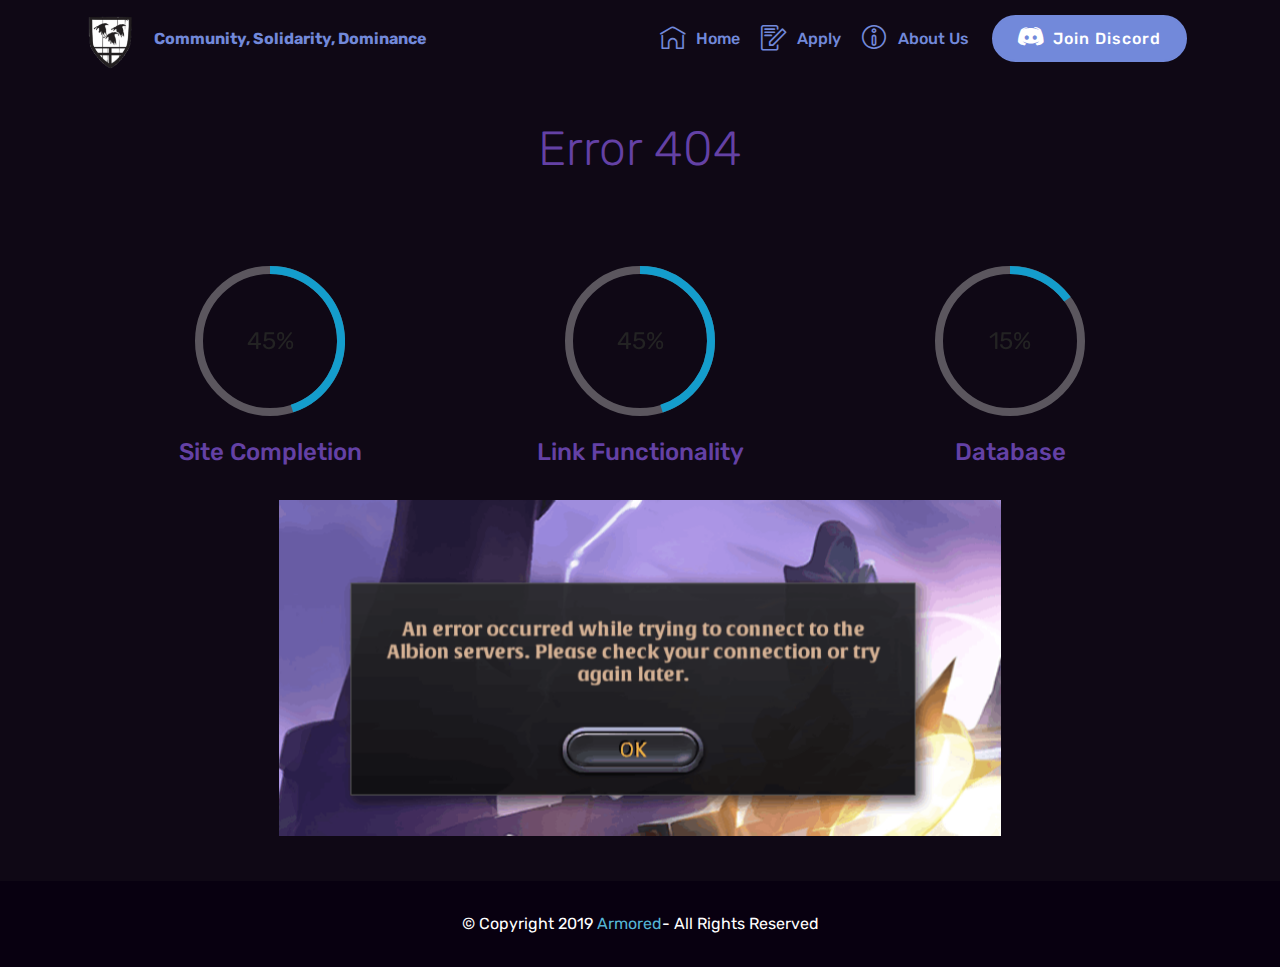
<file: page4.html>
<!DOCTYPE html>
<html  >
<head>
  <!-- Site made with Mobirise Website Builder v4.11.2, https://mobirise.com -->
  <meta charset="UTF-8">
  <meta http-equiv="X-UA-Compatible" content="IE=edge">
  <meta name="generator" content="Mobirise v4.11.2, mobirise.com">
  <meta name="viewport" content="width=device-width, initial-scale=1, minimum-scale=1">
  <link rel="shortcut icon" href="assets/images/crow-shield-120x120.png" type="image/x-icon">
  <meta name="description" content="Site Builder Description">
  
  <title>Error 404</title>
  <link rel="stylesheet" href="assets/web/assets/mobirise-icons-bold/mobirise-icons-bold.css">
  <link rel="stylesheet" href="assets/bootstrap/css/bootstrap.min.css">
  <link rel="stylesheet" href="assets/bootstrap/css/bootstrap-grid.min.css">
  <link rel="stylesheet" href="assets/bootstrap/css/bootstrap-reboot.min.css">
  <link rel="stylesheet" href="assets/socicon/css/styles.css">
  <link rel="stylesheet" href="assets/tether/tether.min.css">
  <link rel="stylesheet" href="assets/as-pie-progress/css/progress.min.css">
  <link rel="stylesheet" href="assets/dropdown/css/style.css">
  <link rel="stylesheet" href="assets/theme/css/style.css">
  <link rel="preload" as="style" href="assets/mobirise/css/mbr-additional.css"><link rel="stylesheet" href="assets/mobirise/css/mbr-additional.css" type="text/css">
  
  
  
</head>
<body>
  <section class="menu cid-rG5pPSmJlM" once="menu" id="menu1-1b">

    

    <nav class="navbar navbar-expand beta-menu navbar-dropdown align-items-center navbar-fixed-top navbar-toggleable-sm">
        <button class="navbar-toggler navbar-toggler-right" type="button" data-toggle="collapse" data-target="#navbarSupportedContent" aria-controls="navbarSupportedContent" aria-expanded="false" aria-label="Toggle navigation">
            <div class="hamburger">
                <span></span>
                <span></span>
                <span></span>
                <span></span>
            </div>
        </button>
        <div class="menu-logo">
            <div class="navbar-brand">
                <span class="navbar-logo">
                    <a href="index.html">
                         <img src="assets/images/crow-shield-120x120.png" alt="Mobirise" title="" style="height: 3.8rem;">
                    </a>
                </span>
                <span class="navbar-caption-wrap"><a class="navbar-caption text-danger display-4" href="index.html">
                        Community, Solidarity, Dominance</a></span>
            </div>
        </div>
        <div class="collapse navbar-collapse" id="navbarSupportedContent">
            <ul class="navbar-nav nav-dropdown" data-app-modern-menu="true"><li class="nav-item"><a class="nav-link link text-danger display-4" href="index.html"><span class="mbrib-home mbr-iconfont mbr-iconfont-btn"></span>
                        
                        Home</a></li><li class="nav-item">
                    <a class="nav-link link text-danger display-4" href="page4.html"><span class="mbrib-edit mbr-iconfont mbr-iconfont-btn"></span>
                        
                        Apply</a>
                </li>
                <li class="nav-item">
                    <a class="nav-link link text-danger display-4" href="page4.html"><span class="mbrib-info mbr-iconfont mbr-iconfont-btn"></span>
                        
                        About Us
                    </a>
                </li></ul>
            <div class="navbar-buttons mbr-section-btn"><a class="btn btn-sm btn-danger display-4" href="page4.html"><span class="socicon socicon-discord mbr-iconfont mbr-iconfont-btn"></span>
                    
                    Join Discord</a></div>
        </div>
    </nav>
</section>

<section class="engine"><a href="https://mobirise.info/j">website templates</a></section><section class="progress-bars3 cid-rG5reG5ZZ5" id="progress-bars3-1k">
 
     

    
    
    <div class="container">
        <h2 class="mbr-section-title pb-3 align-center mbr-fonts-style display-2">
            Error 404</h2>

        
    
        <div class="media-container-row pt-5 mt-2">
            <div class="card p-3 align-center">
                <div class="wrap">
                    <div class="pie_progress progress1" role="progressbar" data-goal="45">
                        <p class="pie_progress__number mbr-fonts-style display-5">65%</p>
                    </div>
                </div> 
                <div class="mbr-crt-title pt-3">
                    <h4 class="card-title py-2 mbr-fonts-style display-5">
                        Site Completion</h4>
                </div>                 
            </div>

            <div class="card p-3 align-center">
                <div class="wrap">
                    <div class="pie_progress progress2" role="progressbar" data-goal="75">
                        <p class="pie_progress__number mbr-fonts-style display-5"></p>
                    </div>
                </div> 
                <div class="mbr-crt-title pt-3">
                    <h4 class="card-title py-2 mbr-fonts-style display-5">Link Functionality</h4>
                </div>                 
            </div>

            <div class="card p-3 align-center">
                <div class="wrap">
                    <div class="pie_progress progress3" role="progressbar" data-goal="15">
                        <p class="pie_progress__number mbr-fonts-style display-5">0%</p>
                    </div>
                </div> 
                <div class="mbr-crt-title pt-3">
                    <h4 class="card-title py-2 mbr-fonts-style display-5">
                        Database</h4>
                </div>                 
            </div>

            

            

            
        </div>
</div></section>

<section class="cid-rG5pXJHA0L" id="image3-1i">

    

    <figure class="mbr-figure container">
            <div class="image-block" style="width: 65%;">
                <img src="assets/images/ef6a8ag-718x335.png" width="1400" alt="Mobirise" title="">
                
            </div>
    </figure>
</section>

<section once="footers" class="cid-rG5pPVryJJ" id="footer6-1h">

    

    

    <div class="container">
        <div class="media-container-row align-center mbr-white">
            <div class="col-12">
                <p class="mbr-text mb-0 mbr-fonts-style display-7">
                    © Copyright 2019 <a href="page4.html">Armored</a>- All Rights Reserved
                </p>
            </div>
        </div>
    </div>
</section>


  <script src="assets/web/assets/jquery/jquery.min.js"></script>
  <script src="assets/popper/popper.min.js"></script>
  <script src="assets/bootstrap/js/bootstrap.min.js"></script>
  <script src="assets/tether/tether.min.js"></script>
  <script src="assets/as-pie-progress/jquery-as-pie-progress.min.js"></script>
  <script src="assets/dropdown/js/nav-dropdown.js"></script>
  <script src="assets/dropdown/js/navbar-dropdown.js"></script>
  <script src="assets/touchswipe/jquery.touch-swipe.min.js"></script>
  <script src="assets/smoothscroll/smooth-scroll.js"></script>
  <script src="assets/theme/js/script.js"></script>
  
  
</body>
</html>
</file>
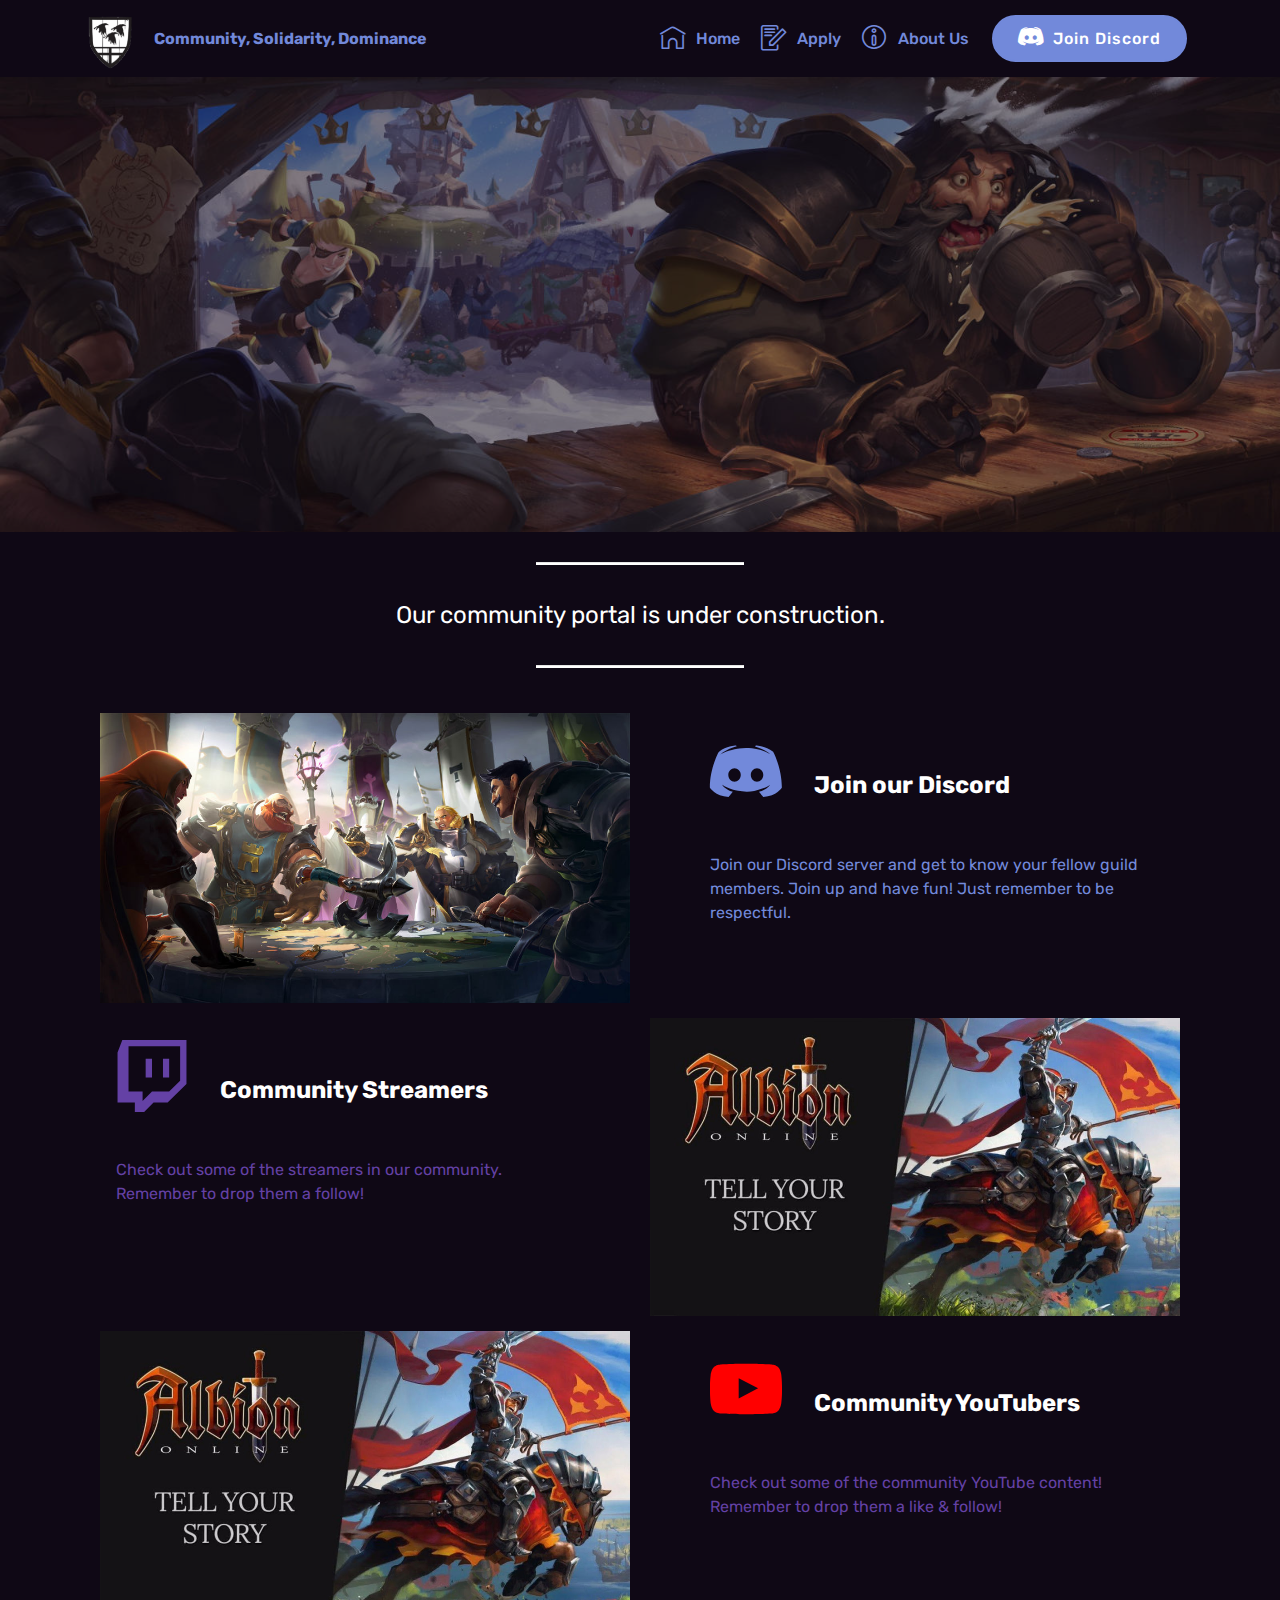
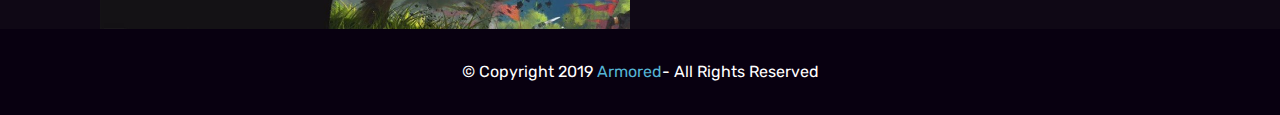
<file: portal.html>
<!DOCTYPE html>
<html  >
<head>
  <!-- Site made with Mobirise Website Builder v4.11.2, https://mobirise.com -->
  <meta charset="UTF-8">
  <meta http-equiv="X-UA-Compatible" content="IE=edge">
  <meta name="generator" content="Mobirise v4.11.2, mobirise.com">
  <meta name="viewport" content="width=device-width, initial-scale=1, minimum-scale=1">
  <link rel="shortcut icon" href="assets/images/crow-shield-120x120.png" type="image/x-icon">
  <meta name="description" content="">
  
  <title>Portal</title>
  <link rel="stylesheet" href="assets/web/assets/mobirise-icons-bold/mobirise-icons-bold.css">
  <link rel="stylesheet" href="assets/bootstrap/css/bootstrap.min.css">
  <link rel="stylesheet" href="assets/bootstrap/css/bootstrap-grid.min.css">
  <link rel="stylesheet" href="assets/bootstrap/css/bootstrap-reboot.min.css">
  <link rel="stylesheet" href="assets/tether/tether.min.css">
  <link rel="stylesheet" href="assets/dropdown/css/style.css">
  <link rel="stylesheet" href="assets/socicon/css/styles.css">
  <link rel="stylesheet" href="assets/theme/css/style.css">
  <link rel="preload" as="style" href="assets/mobirise/css/mbr-additional.css"><link rel="stylesheet" href="assets/mobirise/css/mbr-additional.css" type="text/css">
  
  
  
</head>
<body>
  <section class="menu cid-rFUuFNSvYa" once="menu" id="menu1-j">

    

    <nav class="navbar navbar-expand beta-menu navbar-dropdown align-items-center navbar-fixed-top navbar-toggleable-sm">
        <button class="navbar-toggler navbar-toggler-right" type="button" data-toggle="collapse" data-target="#navbarSupportedContent" aria-controls="navbarSupportedContent" aria-expanded="false" aria-label="Toggle navigation">
            <div class="hamburger">
                <span></span>
                <span></span>
                <span></span>
                <span></span>
            </div>
        </button>
        <div class="menu-logo">
            <div class="navbar-brand">
                <span class="navbar-logo">
                    <a href="index.html">
                         <img src="assets/images/crow-shield-120x120.png" alt="Mobirise" title="" style="height: 3.8rem;">
                    </a>
                </span>
                <span class="navbar-caption-wrap"><a class="navbar-caption text-danger display-4" href="index.html">
                        Community, Solidarity, Dominance</a></span>
            </div>
        </div>
        <div class="collapse navbar-collapse" id="navbarSupportedContent">
            <ul class="navbar-nav nav-dropdown" data-app-modern-menu="true"><li class="nav-item"><a class="nav-link link text-danger display-4" href="index.html"><span class="mbrib-home mbr-iconfont mbr-iconfont-btn"></span>
                        
                        Home</a></li><li class="nav-item">
                    <a class="nav-link link text-danger display-4" href="page4.html"><span class="mbrib-edit mbr-iconfont mbr-iconfont-btn"></span>
                        
                        Apply</a>
                </li>
                <li class="nav-item">
                    <a class="nav-link link text-danger display-4" href="page4.html"><span class="mbrib-info mbr-iconfont mbr-iconfont-btn"></span>
                        
                        About Us
                    </a>
                </li></ul>
            <div class="navbar-buttons mbr-section-btn"><a class="btn btn-sm btn-danger display-4" href="page4.html"><span class="socicon socicon-discord mbr-iconfont mbr-iconfont-btn"></span>
                    
                    Join Discord</a></div>
        </div>
    </nav>
</section>

<section class="engine"><a href="https://mobirise.info/h">how to create a web page</a></section><section class="header1 cid-rG59SBW95X" id="header16-m">

    

    <div class="mbr-overlay" style="opacity: 0.5; background-color: rgb(15, 8, 21);">
    </div>

    <div class="container">
        <div class="row justify-content-md-center">
            <div class="col-md-10 align-center">
                <h1 class="mbr-section-title mbr-bold pb-3 mbr-fonts-style display-1">&nbsp;</h1>
                <h3 class="mbr-section-subtitle mbr-light pb-3 mbr-fonts-style display-2">&nbsp;</h3>
                <p class="mbr-text pb-3 mbr-fonts-style display-5">&nbsp;</p>
                
            </div>
        </div>
    </div>

</section>

<section class="mbr-section article content10 cid-rG5kEbKtKi" id="content10-v">
    
     

    <div class="container">
        <div class="inner-container" style="width: 75%;">
            <hr class="line" style="width: 25%;">
            <div class="section-text align-center mbr-white mbr-fonts-style display-5">Our community portal is under construction.</div>
            <hr class="line" style="width: 25%;">
        </div>
    </div>
</section>

<section class="features11 cid-rG5ctcrAly" id="features11-p">

    

    

    <div class="container">   
        <div class="col-md-12">
            <div class="media-container-row">
                <div class="mbr-figure m-auto" style="width: 55%;">
                    <img src="assets/images/albion-online-ug-952x521.jpg" alt="Mobirise" title="">
                </div>
                <div class=" align-left aside-content">
                    
                    <div class="mbr-section-text">
                        
                    </div>

                    <div class="block-content">
                        <div class="card p-3 pr-3">
                            <div class="media">
                                <div class=" align-self-center card-img pb-3">
                                    <a href="page4.html"><span class="mbr-iconfont socicon-discord socicon" style="color: rgb(114, 137, 218); fill: rgb(114, 137, 218);"></span></a>
                                </div>     
                                <div class="media-body">
                                    <h4 class="card-title mbr-fonts-style display-5"><strong>Join our Discord</strong></h4>
                                </div>
                            </div>                

                            <div class="card-box">
                                <p class="block-text mbr-fonts-style display-7">
                                   Join our Discord server and get to know your fellow guild members. Join up and have fun! Just remember to be respectful.&nbsp;</p>
                            </div>
                        </div>

                        
                    </div>
                </div>
            </div>
        </div> 
    </div>          
</section>

<section class="features11 cid-rG5fzAoSxl" id="features11-t">

    

    

    <div class="container">   
        <div class="col-md-12">
            <div class="media-container-row">
                <div class="mbr-figure m-auto" style="width: 55%;">
                    <img src="assets/images/d4vx6mbw0aapwxf-1060x596.jpeg" alt="Mobirise" title="">
                </div>
                <div class=" align-left aside-content">
                    
                    <div class="mbr-section-text">
                        
                    </div>

                    <div class="block-content">
                        <div class="card p-3 pr-3">
                            <div class="media">
                                <div class=" align-self-center card-img pb-3">
                                    <a href="page4.html"><span class="mbr-iconfont socicon-twitch socicon" style="color: rgb(100, 65, 165); fill: rgb(100, 65, 165);"></span></a>
                                </div>     
                                <div class="media-body">
                                    <h4 class="card-title mbr-fonts-style display-5"><strong>
                                        Community Streamers</strong></h4>
                                </div>
                            </div>                

                            <div class="card-box">
                                <p class="block-text mbr-fonts-style display-7">
                                   Check out some of the streamers in our community. Remember to drop them a follow!&nbsp;</p>
                            </div>
                        </div>

                        
                    </div>
                </div>
            </div>
        </div> 
    </div>          
</section>

<section class="features11 cid-rG5n1jce6A" id="features11-w">

    

    

    <div class="container">   
        <div class="col-md-12">
            <div class="media-container-row">
                <div class="mbr-figure m-auto" style="width: 55%;">
                    <img src="assets/images/d4vx6mbw0aapwxf-1060x596.jpeg" alt="Mobirise" title="">
                </div>
                <div class=" align-left aside-content">
                    
                    <div class="mbr-section-text">
                        
                    </div>

                    <div class="block-content">
                        <div class="card p-3 pr-3">
                            <div class="media">
                                <div class=" align-self-center card-img pb-3">
                                    <a href="page4.html"><span class="mbr-iconfont socicon-youtube socicon" style="color: rgb(255, 0, 0); fill: rgb(255, 0, 0);"></span></a>
                                </div>     
                                <div class="media-body">
                                    <h4 class="card-title mbr-fonts-style display-5"><strong>
                                        Community YouTubers</strong></h4>
                                </div>
                            </div>                

                            <div class="card-box">
                                <p class="block-text mbr-fonts-style display-7">
                                   Check out some of the community YouTube content! Remember to drop them a like &amp; follow!&nbsp;</p>
                            </div>
                        </div>

                        
                    </div>
                </div>
            </div>
        </div> 
    </div>          
</section>

<section once="footers" class="cid-rG5pBZDjnY" id="footer6-1a">

    

    

    <div class="container">
        <div class="media-container-row align-center mbr-white">
            <div class="col-12">
                <p class="mbr-text mb-0 mbr-fonts-style display-7">
                    © Copyright 2019 <a href="page4.html">Armored</a>- All Rights Reserved
                </p>
            </div>
        </div>
    </div>
</section>


  <script src="assets/web/assets/jquery/jquery.min.js"></script>
  <script src="assets/popper/popper.min.js"></script>
  <script src="assets/bootstrap/js/bootstrap.min.js"></script>
  <script src="assets/tether/tether.min.js"></script>
  <script src="assets/smoothscroll/smooth-scroll.js"></script>
  <script src="assets/dropdown/js/nav-dropdown.js"></script>
  <script src="assets/dropdown/js/navbar-dropdown.js"></script>
  <script src="assets/touchswipe/jquery.touch-swipe.min.js"></script>
  <script src="assets/theme/js/script.js"></script>
  
  
</body>
</html>
</file>
<file: assets/web/assets/mobirise-icons-bold/mobirise-icons-bold.css>
@font-face {
  font-family: 'mobirise-icons-bold';
  font-display: swap;
  src:  url('mobirise-icons-bold.eot?m1l4yr');
  src:  url('mobirise-icons-bold.eot?m1l4yr#iefix') format('embedded-opentype'),
    url('mobirise-icons-bold.ttf?m1l4yr') format('truetype'),
    url('mobirise-icons-bold.woff?m1l4yr') format('woff'),
    url('mobirise-icons-bold.svg?m1l4yr#mobirise-icons-bold') format('svg');
  font-weight: normal;
  font-style: normal;
}

[class^="mbrib-"], [class*="mbrib-"] {
  /* use !important to prevent issues with browser extensions that change fonts */
  font-family: 'mobirise-icons-bold' !important;
  speak: none;
  font-style: normal;
  font-weight: normal;
  font-variant: normal;
  text-transform: none;
  line-height: 1;

  /* Better Font Rendering =========== */
  -webkit-font-smoothing: antialiased;
  -moz-osx-font-smoothing: grayscale;
}

.mbrib-add-submenu:before {
  content: "\e900";
}
.mbrib-alert:before {
  content: "\e901";
}
.mbrib-align-center:before {
  content: "\e902";
}
.mbrib-align-justify:before {
  content: "\e903";
}
.mbrib-align-left:before {
  content: "\e904";
}
.mbrib-align-right:before {
  content: "\e905";
}
.mbrib-android:before {
  content: "\e906";
}
.mbrib-apple:before {
  content: "\e907";
}
.mbrib-arrow-down:before {
  content: "\e908";
}
.mbrib-arrow-next:before {
  content: "\e909";
}
.mbrib-arrow-prev:before {
  content: "\e90a";
}
.mbrib-arrow-up:before {
  content: "\e90b";
}
.mbrib-bold:before {
  content: "\e90c";
}
.mbrib-bookmark:before {
  content: "\e90d";
}
.mbrib-bootstrap:before {
  content: "\e90e";
}
.mbrib-briefcase:before {
  content: "\e90f";
}
.mbrib-browse:before {
  content: "\e910";
}
.mbrib-bulleted-list:before {
  content: "\e911";
}
.mbrib-calendar:before {
  content: "\e912";
}
.mbrib-camera:before {
  content: "\e913";
}
.mbrib-cart-add:before {
  content: "\e914";
}
.mbrib-cart-full:before {
  content: "\e915";
}
.mbrib-cash:before {
  content: "\e916";
}
.mbrib-change-style:before {
  content: "\e917";
}
.mbrib-chat:before {
  content: "\e918";
}
.mbrib-clock:before {
  content: "\e919";
}
.mbrib-close:before {
  content: "\e91a";
}
.mbrib-cloud:before {
  content: "\e91b";
}
.mbrib-code:before {
  content: "\e91c";
}
.mbrib-contact-form:before {
  content: "\e91d";
}
.mbrib-credit-card:before {
  content: "\e91e";
}
.mbrib-cursor-click:before {
  content: "\e91f";
}
.mbrib-cust-feedback:before {
  content: "\e920";
}
.mbrib-database:before {
  content: "\e921";
}
.mbrib-delivery:before {
  content: "\e922";
}
.mbrib-desktop:before {
  content: "\e923";
}
.mbrib-devices:before {
  content: "\e924";
}
.mbrib-down:before {
  content: "\e925";
}
.mbrib-download:before {
  content: "\e926";
}
.mbrib-drag-n-drop:before {
  content: "\e927";
}
.mbrib-drag-n-drop2:before {
  content: "\e928";
}
.mbrib-edit:before {
  content: "\e929";
}
.mbrib-edit2:before {
  content: "\e92a";
}
.mbrib-error:before {
  content: "\e92b";
}
.mbrib-extension:before {
  content: "\e92c";
}
.mbrib-features:before {
  content: "\e92d";
}
.mbrib-file:before {
  content: "\e92e";
}
.mbrib-flag:before {
  content: "\e92f";
}
.mbrib-folder:before {
  content: "\e930";
}
.mbrib-gift:before {
  content: "\e931";
}
.mbrib-github:before {
  content: "\e932";
}
.mbrib-globe-2:before {
  content: "\e933";
}
.mbrib-globe:before {
  content: "\e934";
}
.mbrib-growing-chart:before {
  content: "\e935";
}
.mbrib-hearth:before {
  content: "\e936";
}
.mbrib-help:before {
  content: "\e937";
}
.mbrib-home:before {
  content: "\e938";
}
.mbrib-hot-cup:before {
  content: "\e939";
}
.mbrib-idea:before {
  content: "\e93a";
}
.mbrib-image-gallery:before {
  content: "\e93b";
}
.mbrib-image-slider:before {
  content: "\e93c";
}
.mbrib-info:before {
  content: "\e93d";
}
.mbrib-italic:before {
  content: "\e93e";
}
.mbrib-key:before {
  content: "\e93f";
}
.mbrib-laptop:before {
  content: "\e940";
}
.mbrib-layers:before {
  content: "\e941";
}
.mbrib-left-right:before {
  content: "\e942";
}
.mbrib-left:before {
  content: "\e943";
}
.mbrib-letter:before {
  content: "\e944";
}
.mbrib-like:before {
  content: "\e945";
}
.mbrib-link:before {
  content: "\e946";
}
.mbrib-lock:before {
  content: "\e947";
}
.mbrib-login:before {
  content: "\e948";
}
.mbrib-logout:before {
  content: "\e949";
}
.mbrib-magic-stick:before {
  content: "\e94a";
}
.mbrib-map-pin:before {
  content: "\e94b";
}
.mbrib-menu:before {
  content: "\e94c";
}
.mbrib-mobile:before {
  content: "\e94d";
}
.mbrib-mobile2:before {
  content: "\e94e";
}
.mbrib-mobirise:before {
  content: "\e94f";
}
.mbrib-more-horizontal:before {
  content: "\e950";
}
.mbrib-more-vertical:before {
  content: "\e951";
}
.mbrib-music:before {
  content: "\e952";
}
.mbrib-new-file:before {
  content: "\e953";
}
.mbrib-numbered-list:before {
  content: "\e954";
}
.mbrib-opened-folder:before {
  content: "\e955";
}
.mbrib-pages:before {
  content: "\e956";
}
.mbrib-paper-plane:before {
  content: "\e957";
}
.mbrib-paperclip:before {
  content: "\e958";
}
.mbrib-photo:before {
  content: "\e959";
}
.mbrib-photos:before {
  content: "\e95a";
}
.mbrib-pin:before {
  content: "\e95b";
}
.mbrib-play:before {
  content: "\e95c";
}
.mbrib-plus:before {
  content: "\e95d";
}
.mbrib-preview:before {
  content: "\e95e";
}
.mbrib-print:before {
  content: "\e95f";
}
.mbrib-protect:before {
  content: "\e960";
}
.mbrib-question:before {
  content: "\e961";
}
.mbrib-quote-left:before {
  content: "\e962";
}
.mbrib-quote-right:before {
  content: "\e963";
}
.mbrib-redo:before {
  content: "\e964";
}
.mbrib-refresh:before {
  content: "\e965";
}
.mbrib-responsive:before {
  content: "\e966";
}
.mbrib-right:before {
  content: "\e967";
}
.mbrib-rocket:before {
  content: "\e968";
}
.mbrib-sad-face:before {
  content: "\e969";
}
.mbrib-sale:before {
  content: "\e96a";
}
.mbrib-save:before {
  content: "\e96b";
}
.mbrib-search:before {
  content: "\e96c";
}
.mbrib-setting:before {
  content: "\e96d";
}
.mbrib-setting2:before {
  content: "\e96e";
}
.mbrib-setting3:before {
  content: "\e96f";
}
.mbrib-share:before {
  content: "\e970";
}
.mbrib-shopping-bag:before {
  content: "\e971";
}
.mbrib-shopping-basket:before {
  content: "\e972";
}
.mbrib-shopping-cart:before {
  content: "\e973";
}
.mbrib-sites:before {
  content: "\e974";
}
.mbrib-smile-face:before {
  content: "\e975";
}
.mbrib-speed:before {
  content: "\e976";
}
.mbrib-star:before {
  content: "\e977";
}
.mbrib-success:before {
  content: "\e978";
}
.mbrib-sun:before {
  content: "\e979";
}
.mbrib-sun2:before {
  content: "\e97a";
}
.mbrib-tablet-vertical:before {
  content: "\e97b";
}
.mbrib-tablet:before {
  content: "\e97c";
}
.mbrib-target:before {
  content: "\e97d";
}
.mbrib-timer:before {
  content: "\e97e";
}
.mbrib-to-ftp:before {
  content: "\e97f";
}
.mbrib-to-local-drive:before {
  content: "\e980";
}
.mbrib-touch-swipe:before {
  content: "\e981";
}
.mbrib-touch:before {
  content: "\e982";
}
.mbrib-trash:before {
  content: "\e983";
}
.mbrib-underline:before {
  content: "\e984";
}
.mbrib-undo:before {
  content: "\e985";
}
.mbrib-unlink:before {
  content: "\e986";
}
.mbrib-unlock:before {
  content: "\e987";
}
.mbrib-up-down:before {
  content: "\e988";
}
.mbrib-up:before {
  content: "\e989";
}
.mbrib-update:before {
  content: "\e98a";
}
.mbrib-upload:before {
  content: "\e98b";
}
.mbrib-user:before {
  content: "\e98c";
}
.mbrib-user2:before {
  content: "\e98d";
}
.mbrib-users:before {
  content: "\e98e";
}
.mbrib-video-play:before {
  content: "\e98f";
}
.mbrib-video:before {
  content: "\e990";
}
.mbrib-watch:before {
  content: "\e991";
}
.mbrib-website-theme:before {
  content: "\e992";
}
.mbrib-wifi:before {
  content: "\e993";
}
.mbrib-windows:before {
  content: "\e994";
}
.mbrib-zoom-out:before {
  content: "\e995";
}
</file>
<file: assets/dropdown/css/style.css>
.navbar-dropdown {
  left: 0;
  padding: 0;
  position: absolute;
  right: 0;
  top: 0;
  transition: all 0.45s ease;
  z-index: 1030;
  background: #282828; }
  .navbar-dropdown .navbar-logo {
    margin-right: 0.8rem;
    transition: margin 0.3s ease-in-out;
    vertical-align: middle; }
    .navbar-dropdown .navbar-logo img {
      height: 3.125rem;
      transition: all 0.3s ease-in-out; }
    .navbar-dropdown .navbar-logo.mbr-iconfont {
      font-size: 3.125rem;
      line-height: 3.125rem; }
  .navbar-dropdown .navbar-caption {
    font-weight: 700;
    white-space: normal;
    vertical-align: -4px;
    line-height: 3.125rem !important; }
    .navbar-dropdown .navbar-caption, .navbar-dropdown .navbar-caption:hover {
      color: inherit;
      text-decoration: none; }
  .navbar-dropdown .mbr-iconfont + .navbar-caption {
    vertical-align: -1px; }
  .navbar-dropdown.navbar-fixed-top {
    position: fixed; }
  .navbar-dropdown .navbar-brand span {
    vertical-align: -4px; }
  .navbar-dropdown.bg-color.transparent {
    background: none; }
  .navbar-dropdown.navbar-short .navbar-brand {
    padding: 0.625rem 0; }
    .navbar-dropdown.navbar-short .navbar-brand span {
      vertical-align: -1px; }
  .navbar-dropdown.navbar-short .navbar-caption {
    line-height: 2.375rem !important;
    vertical-align: -2px; }
  .navbar-dropdown.navbar-short .navbar-logo {
    margin-right: 0.5rem; }
    .navbar-dropdown.navbar-short .navbar-logo img {
      height: 2.375rem; }
    .navbar-dropdown.navbar-short .navbar-logo.mbr-iconfont {
      font-size: 2.375rem;
      line-height: 2.375rem; }
  .navbar-dropdown.navbar-short .mbr-table-cell {
    height: 3.625rem; }
  .navbar-dropdown .navbar-close {
    left: 0.6875rem;
    position: fixed;
    top: 0.75rem;
    z-index: 1000; }
  .navbar-dropdown .hamburger-icon {
    content: "";
    display: inline-block;
    vertical-align: middle;
    width: 16px;
    -webkit-box-shadow: 0 -6px 0 1px #282828,0 0 0 1px #282828,0 6px 0 1px #282828;
    -moz-box-shadow: 0 -6px 0 1px #282828,0 0 0 1px #282828,0 6px 0 1px #282828;
    box-shadow: 0 -6px 0 1px #282828,0 0 0 1px #282828,0 6px 0 1px #282828; }

.dropdown-menu .dropdown-toggle[data-toggle="dropdown-submenu"]::after {
  border-bottom: 0.35em solid transparent;
  border-left: 0.35em solid;
  border-right: 0;
  border-top: 0.35em solid transparent;
  margin-left: 0.3rem; }

.dropdown-menu .dropdown-item:focus {
  outline: 0; }

.nav-dropdown {
  font-size: 0.75rem;
  font-weight: 500;
  height: auto !important; }
  .nav-dropdown .nav-btn {
    padding-left: 1rem; }
  .nav-dropdown .link {
    margin: .667em 1.667em;
    font-weight: 500;
    padding: 0;
    transition: color .2s ease-in-out; }
    .nav-dropdown .link.dropdown-toggle {
      margin-right: 2.583em; }
      .nav-dropdown .link.dropdown-toggle::after {
        margin-left: .25rem;
        border-top: 0.35em solid;
        border-right: 0.35em solid transparent;
        border-left: 0.35em solid transparent;
        border-bottom: 0; }
      .nav-dropdown .link.dropdown-toggle[aria-expanded="true"] {
        margin: 0;
        padding: 0.667em 3.263em  0.667em 1.667em; }
  .nav-dropdown .link::after,
  .nav-dropdown .dropdown-item::after {
    color: inherit; }
  .nav-dropdown .btn {
    font-size: 0.75rem;
    font-weight: 700;
    letter-spacing: 0;
    margin-bottom: 0;
    padding-left: 1.25rem;
    padding-right: 1.25rem; }
  .nav-dropdown .dropdown-menu {
    border-radius: 0;
    border: 0;
    left: 0;
    margin: 0;
    padding-bottom: 1.25rem;
    padding-top: 1.25rem;
    position: relative; }
  .nav-dropdown .dropdown-submenu {
    margin-left: 0.125rem;
    top: 0; }
  .nav-dropdown .dropdown-item {
    font-weight: 500;
    line-height: 2;
    padding: 0.3846em 4.615em 0.3846em 1.5385em;
    position: relative;
    transition: color .2s ease-in-out, background-color .2s ease-in-out; }
    .nav-dropdown .dropdown-item::after {
      margin-top: -0.3077em;
      position: absolute;
      right: 1.1538em;
      top: 50%; }
    .nav-dropdown .dropdown-item:focus, .nav-dropdown .dropdown-item:hover {
      background: none; }

@media (max-width: 767px) {
  .nav-dropdown.navbar-toggleable-sm {
    bottom: 0;
    display: none;
    left: 0;
    overflow-x: hidden;
    position: fixed;
    top: 0;
    transform: translateX(-100%);
    -ms-transform: translateX(-100%);
    -webkit-transform: translateX(-100%);
    width: 18.75rem;
    z-index: 999; } }
.nav-dropdown.navbar-toggleable-xl {
  bottom: 0;
  display: none;
  left: 0;
  overflow-x: hidden;
  position: fixed;
  top: 0;
  transform: translateX(-100%);
  -ms-transform: translateX(-100%);
  -webkit-transform: translateX(-100%);
  width: 18.75rem;
  z-index: 999; }

.nav-dropdown-sm {
  display: block !important;
  overflow-x: hidden;
  overflow: auto;
  padding-top: 3.875rem; }
  .nav-dropdown-sm::after {
    content: "";
    display: block;
    height: 3rem;
    width: 100%; }
  .nav-dropdown-sm.collapse.in ~ .navbar-close {
    display: block !important; }
  .nav-dropdown-sm.collapsing, .nav-dropdown-sm.collapse.in {
    transform: translateX(0);
    -ms-transform: translateX(0);
    -webkit-transform: translateX(0);
    transition: all 0.25s ease-out;
    -webkit-transition: all 0.25s ease-out;
    background: #282828; }
  .nav-dropdown-sm.collapsing[aria-expanded="false"] {
    transform: translateX(-100%);
    -ms-transform: translateX(-100%);
    -webkit-transform: translateX(-100%); }
  .nav-dropdown-sm .nav-item {
    display: block;
    margin-left: 0 !important;
    padding-left: 0; }
  .nav-dropdown-sm .link,
  .nav-dropdown-sm .dropdown-item {
    border-top: 1px dotted rgba(255, 255, 255, 0.1);
    font-size: 0.8125rem;
    line-height: 1.6;
    margin: 0 !important;
    padding: 0.875rem 2.4rem 0.875rem 1.5625rem !important;
    position: relative;
    white-space: normal; }
    .nav-dropdown-sm .link:focus, .nav-dropdown-sm .link:hover,
    .nav-dropdown-sm .dropdown-item:focus,
    .nav-dropdown-sm .dropdown-item:hover {
      background: rgba(0, 0, 0, 0.2) !important;
      color: #c0a375; }
  .nav-dropdown-sm .nav-btn {
    position: relative;
    padding: 1.5625rem 1.5625rem 0 1.5625rem; }
    .nav-dropdown-sm .nav-btn::before {
      border-top: 1px dotted rgba(255, 255, 255, 0.1);
      content: "";
      left: 0;
      position: absolute;
      top: 0;
      width: 100%; }
    .nav-dropdown-sm .nav-btn + .nav-btn {
      padding-top: 0.625rem; }
      .nav-dropdown-sm .nav-btn + .nav-btn::before {
        display: none; }
  .nav-dropdown-sm .btn {
    padding: 0.625rem 0; }
  .nav-dropdown-sm .dropdown-toggle[data-toggle="dropdown-submenu"]::after {
    margin-left: .25rem;
    border-top: 0.35em solid;
    border-right: 0.35em solid transparent;
    border-left: 0.35em solid transparent;
    border-bottom: 0; }
  .nav-dropdown-sm .dropdown-toggle[data-toggle="dropdown-submenu"][aria-expanded="true"]::after {
    border-top: 0;
    border-right: 0.35em solid transparent;
    border-left: 0.35em solid transparent;
    border-bottom: 0.35em solid; }
  .nav-dropdown-sm .dropdown-menu {
    margin: 0;
    padding: 0;
    position: relative;
    top: 0;
    left: 0;
    width: 100%;
    border: 0;
    float: none;
    border-radius: 0;
    background: none; }
  .nav-dropdown-sm .dropdown-submenu {
    left: 100%;
    margin-left: 0.125rem;
    margin-top: -1.25rem;
    top: 0; }

.navbar-toggleable-sm .nav-dropdown .dropdown-menu {
  position: absolute; }

.navbar-toggleable-sm .nav-dropdown .dropdown-submenu {
  left: 100%;
  margin-left: 0.125rem;
  margin-top: -1.25rem;
  top: 0; }

.navbar-toggleable-sm.opened .nav-dropdown .dropdown-menu {
  position: relative; }

.navbar-toggleable-sm.opened .nav-dropdown .dropdown-submenu {
  left: 0;
  margin-left: 00rem;
  margin-top: 0rem;
  top: 0; }

.is-builder .nav-dropdown.collapsing {
  transition: none !important; }

/*# sourceMappingURL=style.css.map */
</file>
<file: assets/socicon/css/styles.css>
@charset "UTF-8";

@font-face {
  font-family: "socicon";
  src:url("../fonts/socicon.eot");
  src:url("../fonts/socicon.eot?#iefix") format("embedded-opentype"),
    url("../fonts/socicon.woff") format("woff"),
    url("../fonts/socicon.ttf") format("truetype"),
    url("../fonts/socicon.svg#socicon") format("svg");
  font-weight: normal;
  font-style: normal;
  font-display:swap;
}

[data-icon]:before {
  font-family: "socicon" !important;
  content: attr(data-icon);
  font-style: normal !important;
  font-weight: normal !important;
  font-variant: normal !important;
  text-transform: none !important;
  speak: none;
  line-height: 1;
  -webkit-font-smoothing: antialiased;
  -moz-osx-font-smoothing: grayscale;
}

[class^="socicon-"]:before,
[class*=" socicon-"]:before {
  font-family: "socicon" !important;
  font-style: normal !important;
  font-weight: normal !important;
  font-variant: normal !important;
  text-transform: none !important;
  speak: none;
  line-height: 1;
  -webkit-font-smoothing: antialiased;
  -moz-osx-font-smoothing: grayscale;
}

.socicon-modelmayhem:before {
  content: "\e000";
}
.socicon-mixcloud:before {
  content: "\e001";
}
.socicon-drupal:before {
  content: "\e002";
}
.socicon-swarm:before {
  content: "\e003";
}
.socicon-istock:before {
  content: "\e004";
}
.socicon-yammer:before {
  content: "\e005";
}
.socicon-ello:before {
  content: "\e006";
}
.socicon-stackoverflow:before {
  content: "\e007";
}
.socicon-persona:before {
  content: "\e008";
}
.socicon-triplej:before {
  content: "\e009";
}
.socicon-houzz:before {
  content: "\e00a";
}
.socicon-rss:before {
  content: "\e00b";
}
.socicon-paypal:before {
  content: "\e00c";
}
.socicon-odnoklassniki:before {
  content: "\e00d";
}
.socicon-airbnb:before {
  content: "\e00e";
}
.socicon-periscope:before {
  content: "\e00f";
}
.socicon-outlook:before {
  content: "\e010";
}
.socicon-coderwall:before {
  content: "\e011";
}
.socicon-tripadvisor:before {
  content: "\e012";
}
.socicon-appnet:before {
  content: "\e013";
}
.socicon-goodreads:before {
  content: "\e014";
}
.socicon-tripit:before {
  content: "\e015";
}
.socicon-lanyrd:before {
  content: "\e016";
}
.socicon-slideshare:before {
  content: "\e017";
}
.socicon-buffer:before {
  content: "\e018";
}
.socicon-disqus:before {
  content: "\e019";
}
.socicon-vkontakte:before {
  content: "\e01a";
}
.socicon-whatsapp:before {
  content: "\e01b";
}
.socicon-patreon:before {
  content: "\e01c";
}
.socicon-storehouse:before {
  content: "\e01d";
}
.socicon-pocket:before {
  content: "\e01e";
}
.socicon-mail:before {
  content: "\e01f";
}
.socicon-blogger:before {
  content: "\e020";
}
.socicon-technorati:before {
  content: "\e021";
}
.socicon-reddit:before {
  content: "\e022";
}
.socicon-dribbble:before {
  content: "\e023";
}
.socicon-stumbleupon:before {
  content: "\e024";
}
.socicon-digg:before {
  content: "\e025";
}
.socicon-envato:before {
  content: "\e026";
}
.socicon-behance:before {
  content: "\e027";
}
.socicon-delicious:before {
  content: "\e028";
}
.socicon-deviantart:before {
  content: "\e029";
}
.socicon-forrst:before {
  content: "\e02a";
}
.socicon-play:before {
  content: "\e02b";
}
.socicon-zerply:before {
  content: "\e02c";
}
.socicon-wikipedia:before {
  content: "\e02d";
}
.socicon-apple:before {
  content: "\e02e";
}
.socicon-flattr:before {
  content: "\e02f";
}
.socicon-github:before {
  content: "\e030";
}
.socicon-renren:before {
  content: "\e031";
}
.socicon-friendfeed:before {
  content: "\e032";
}
.socicon-newsvine:before {
  content: "\e033";
}
.socicon-identica:before {
  content: "\e034";
}
.socicon-bebo:before {
  content: "\e035";
}
.socicon-zynga:before {
  content: "\e036";
}
.socicon-steam:before {
  content: "\e037";
}
.socicon-xbox:before {
  content: "\e038";
}
.socicon-windows:before {
  content: "\e039";
}
.socicon-qq:before {
  content: "\e03a";
}
.socicon-douban:before {
  content: "\e03b";
}
.socicon-meetup:before {
  content: "\e03c";
}
.socicon-playstation:before {
  content: "\e03d";
}
.socicon-android:before {
  content: "\e03e";
}
.socicon-snapchat:before {
  content: "\e03f";
}
.socicon-twitter:before {
  content: "\e040";
}
.socicon-facebook:before {
  content: "\e041";
}
.socicon-googleplus:before {
  content: "\e042";
}
.socicon-pinterest:before {
  content: "\e043";
}
.socicon-foursquare:before {
  content: "\e044";
}
.socicon-yahoo:before {
  content: "\e045";
}
.socicon-skype:before {
  content: "\e046";
}
.socicon-yelp:before {
  content: "\e047";
}
.socicon-feedburner:before {
  content: "\e048";
}
.socicon-linkedin:before {
  content: "\e049";
}
.socicon-viadeo:before {
  content: "\e04a";
}
.socicon-xing:before {
  content: "\e04b";
}
.socicon-myspace:before {
  content: "\e04c";
}
.socicon-soundcloud:before {
  content: "\e04d";
}
.socicon-spotify:before {
  content: "\e04e";
}
.socicon-grooveshark:before {
  content: "\e04f";
}
.socicon-lastfm:before {
  content: "\e050";
}
.socicon-youtube:before {
  content: "\e051";
}
.socicon-vimeo:before {
  content: "\e052";
}
.socicon-dailymotion:before {
  content: "\e053";
}
.socicon-vine:before {
  content: "\e054";
}
.socicon-flickr:before {
  content: "\e055";
}
.socicon-500px:before {
  content: "\e056";
}
.socicon-wordpress:before {
  content: "\e058";
}
.socicon-tumblr:before {
  content: "\e059";
}
.socicon-twitch:before {
  content: "\e05a";
}
.socicon-8tracks:before {
  content: "\e05b";
}
.socicon-amazon:before {
  content: "\e05c";
}
.socicon-icq:before {
  content: "\e05d";
}
.socicon-smugmug:before {
  content: "\e05e";
}
.socicon-ravelry:before {
  content: "\e05f";
}
.socicon-weibo:before {
  content: "\e060";
}
.socicon-baidu:before {
  content: "\e061";
}
.socicon-angellist:before {
  content: "\e062";
}
.socicon-ebay:before {
  content: "\e063";
}
.socicon-imdb:before {
  content: "\e064";
}
.socicon-stayfriends:before {
  content: "\e065";
}
.socicon-residentadvisor:before {
  content: "\e066";
}
.socicon-google:before {
  content: "\e067";
}
.socicon-yandex:before {
  content: "\e068";
}
.socicon-sharethis:before {
  content: "\e069";
}
.socicon-bandcamp:before {
  content: "\e06a";
}
.socicon-itunes:before {
  content: "\e06b";
}
.socicon-deezer:before {
  content: "\e06c";
}
.socicon-telegram:before {
  content: "\e06e";
}
.socicon-openid:before {
  content: "\e06f";
}
.socicon-amplement:before {
  content: "\e070";
}
.socicon-viber:before {
  content: "\e071";
}
.socicon-zomato:before {
  content: "\e072";
}
.socicon-draugiem:before {
  content: "\e074";
}
.socicon-endomodo:before {
  content: "\e075";
}
.socicon-filmweb:before {
  content: "\e076";
}
.socicon-stackexchange:before {
  content: "\e077";
}
.socicon-wykop:before {
  content: "\e078";
}
.socicon-teamspeak:before {
  content: "\e079";
}
.socicon-teamviewer:before {
  content: "\e07a";
}
.socicon-ventrilo:before {
  content: "\e07b";
}
.socicon-younow:before {
  content: "\e07c";
}
.socicon-raidcall:before {
  content: "\e07d";
}
.socicon-mumble:before {
  content: "\e07e";
}
.socicon-medium:before {
  content: "\e06d";
}
.socicon-bebee:before {
  content: "\e07f";
}
.socicon-hitbox:before {
  content: "\e080";
}
.socicon-reverbnation:before {
  content: "\e081";
}
.socicon-formulr:before {
  content: "\e082";
}
.socicon-instagram:before {
  content: "\e057";
}
.socicon-battlenet:before {
  content: "\e083";
}
.socicon-chrome:before {
  content: "\e084";
}
.socicon-discord:before {
  content: "\e086";
}
.socicon-issuu:before {
  content: "\e087";
}
.socicon-macos:before {
  content: "\e088";
}
.socicon-firefox:before {
  content: "\e089";
}
.socicon-opera:before {
  content: "\e08d";
}
.socicon-keybase:before {
  content: "\e090";
}
.socicon-alliance:before {
  content: "\e091";
}
.socicon-livejournal:before {
  content: "\e092";
}
.socicon-googlephotos:before {
  content: "\e093";
}
.socicon-horde:before {
  content: "\e094";
}
.socicon-etsy:before {
  content: "\e095";
}
.socicon-zapier:before {
  content: "\e096";
}
.socicon-google-scholar:before {
  content: "\e097";
}
.socicon-researchgate:before {
  content: "\e098";
}
.socicon-wechat:before {
  content: "\e099";
}
.socicon-strava:before {
  content: "\e09a";
}
.socicon-line:before {
  content: "\e09b";
}
.socicon-lyft:before {
  content: "\e09c";
}
.socicon-uber:before {
  content: "\e09d";
}
.socicon-songkick:before {
  content: "\e09e";
}
.socicon-viewbug:before {
  content: "\e09f";
}
.socicon-googlegroups:before {
  content: "\e0a0";
}
.socicon-quora:before {
  content: "\e073";
}
.socicon-diablo:before {
  content: "\e085";
}
.socicon-blizzard:before {
  content: "\e0a1";
}
.socicon-hearthstone:before {
  content: "\e08b";
}
.socicon-heroes:before {
  content: "\e08a";
}
.socicon-overwatch:before {
  content: "\e08c";
}
.socicon-warcraft:before {
  content: "\e08e";
}
.socicon-starcraft:before {
  content: "\e08f";
}
.socicon-beam:before {
  content: "\e0a2";
}
.socicon-curse:before {
  content: "\e0a3";
}
.socicon-player:before {
  content: "\e0a4";
}
.socicon-streamjar:before {
  content: "\e0a5";
}
.socicon-nintendo:before {
  content: "\e0a6";
}
.socicon-hellocoton:before {
  content: "\e0a7";
}
</file>
<file: assets/theme/css/style.css>
.engine {
	position: absolute;
	text-indent: -2400px;
	text-align: center;
	padding: 0;
	top: 0;
	left: -2400px;
}/*!
 * Mobirise v4 theme (https://mobirise.com/)
 * Copyright 2017 Mobirise
 */
section {
  background-color: #eeeeee; }

body {
  font-style: normal;
  line-height: 1.5; }

section,
.container,
.container-fluid {
  position: relative;
  word-wrap: break-word; }

a.mbr-iconfont:hover {
  text-decoration: none; }

.article .lead p,
.article .lead ul,
.article .lead ol,
.article .lead pre,
.article .lead blockquote {
  margin-bottom: 0; }

ul,
ol,
pre,
blockquote {
  margin-bottom: 2.3125rem; }

pre {
  background: #f4f4f4;
  padding: 10px 24px;
  white-space: pre-wrap; }

.inactive {
  -webkit-user-select: none;
  -moz-user-select: none;
  -ms-user-select: none;
  user-select: none;
  pointer-events: none;
  -webkit-user-drag: none;
  user-drag: none; }

.mbr-section__comments .row {
  justify-content: center;
  -webkit-justify-content: center; }

a {
  font-style: normal;
  font-weight: 400;
  cursor: pointer; }
  a, a:hover {
    text-decoration: none; }

figure {
  margin-bottom: 0; }

body {
  color: #232323; }

h1,
h2,
h3,
h4,
h5,
h6,
.h1,
.h2,
.h3,
.h4,
.h5,
.h6,
.display-1,
.display-2,
.display-3,
.display-4 {
  line-height: 1;
  word-break: break-word;
  word-wrap: break-word; }

.mbr-section-title {
  font-style: normal;
  line-height: 1.2; }

.mbr-section-subtitle {
  line-height: 1.3; }

.mbr-text {
  font-style: normal;
  line-height: 1.6; }

b,
strong {
  font-weight: bold; }

blockquote {
  padding: 10px 0 10px 20px;
  position: relative;
  border-left: 2px solid;
  border-color: #ff3366; }

input:-webkit-autofill, input:-webkit-autofill:hover, input:-webkit-autofill:focus, input:-webkit-autofill:active {
  transition-delay: 9999s;
  transition-property: background-color, color; }

textarea[type='hidden'] {
  display: none; }

body {
  position: relative; }

section {
  background-position: 50% 50%;
  background-repeat: no-repeat;
  background-size: cover; }
  section .mbr-background-video,
  section .mbr-background-video-preview {
    position: absolute;
    bottom: 0;
    left: 0;
    right: 0;
    top: 0; }

.hidden {
  visibility: hidden; }

.mbr-z-index20 {
  z-index: 20; }

/*! Base colors */
.mbr-white {
  color: #ffffff; }

.mbr-black {
  color: #000000; }

.mbr-bg-white {
  background-color: #ffffff; }

.mbr-bg-black {
  background-color: #000000; }

/*! Text-aligns */
.align-left {
  text-align: left; }

.align-center {
  text-align: center; }

.align-right {
  text-align: right; }

@media (max-width: 767px) {
  .align-left,
  .align-center,
  .align-right,
  .mbr-section-btn,
  .mbr-section-title {
    text-align: center; } }
/*! Font-weight  */
.mbr-light {
  font-weight: 300; }

.mbr-regular {
  font-weight: 400; }

.mbr-semibold {
  font-weight: 500; }

.mbr-bold {
  font-weight: 700; }

/*! Media  */
.media-size-item {
  -webkit-flex: 1 1 auto;
  -moz-flex: 1 1 auto;
  -ms-flex: 1 1 auto;
  -o-flex: 1 1 auto;
  flex: 1 1 auto; }

.media-content {
  -webkit-flex-basis: 100%;
  flex-basis: 100%; }

.media-container-row {
  display: -ms-flexbox;
  display: -webkit-flex;
  display: flex;
  -webkit-flex-direction: row;
  -ms-flex-direction: row;
  flex-direction: row;
  -webkit-flex-wrap: wrap;
  -ms-flex-wrap: wrap;
  flex-wrap: wrap;
  -webkit-justify-content: center;
  -ms-flex-pack: center;
  justify-content: center;
  -webkit-align-content: center;
  -ms-flex-line-pack: center;
  align-content: center;
  -webkit-align-items: start;
  -ms-flex-align: start;
  align-items: start; }
  .media-container-row .media-size-item {
    width: 400px; }

.media-container-column {
  display: -ms-flexbox;
  display: -webkit-flex;
  display: flex;
  -webkit-flex-direction: column;
  -ms-flex-direction: column;
  flex-direction: column;
  -webkit-flex-wrap: wrap;
  -ms-flex-wrap: wrap;
  flex-wrap: wrap;
  -webkit-justify-content: center;
  -ms-flex-pack: center;
  justify-content: center;
  -webkit-align-content: center;
  -ms-flex-line-pack: center;
  align-content: center;
  -webkit-align-items: stretch;
  -ms-flex-align: stretch;
  align-items: stretch; }
  .media-container-column > * {
    width: 100%; }

@media (min-width: 992px) {
  .media-container-row {
    -webkit-flex-wrap: nowrap;
    -ms-flex-wrap: nowrap;
    flex-wrap: nowrap; } }
figure {
  overflow: hidden; }

figure[mbr-media-size] {
  transition: width 0.1s; }

.mbr-figure img,
.mbr-figure iframe {
  display: block;
  width: 100%; }

.card {
  background-color: transparent;
  border: none; }

.card-box {
  width: 100%; }

.card-img {
  text-align: center;
  flex-shrink: 0;
  -webkit-flex-shrink: 0; }

.media {
  max-width: 100%;
  margin: 0 auto; }

.mbr-figure {
  -ms-flex-item-align: center;
  -ms-grid-row-align: center;
  -webkit-align-self: center;
  align-self: center; }

.media-container > div {
  max-width: 100%; }

.mbr-figure img,
.card-img img {
  width: 100%; }

@media (max-width: 991px) {
  .media-size-item {
    width: auto !important; }

  .media {
    width: auto; }

  .mbr-figure {
    width: 100% !important; } }
/*! Buttons */
.btn {
  font-weight: 500;
  border-width: 2px;
  font-style: normal;
  letter-spacing: 1px;
  margin: .4rem .8rem;
  white-space: normal;
  -webkit-transition: all .3s ease-in-out;
  -moz-transition: all .3s ease-in-out;
  transition: all .3s ease-in-out;
  display: inline-flex;
  align-items: center;
  justify-content: center;
  word-break: break-word;
  -webkit-align-items: center;
  -webkit-justify-content: center;
  display: -webkit-inline-flex; }

.btn-sm {
  font-weight: 500;
  letter-spacing: 1px;
  -webkit-transition: all .3s ease-in-out;
  -moz-transition: all .3s ease-in-out;
  transition: all .3s ease-in-out; }

.btn-md {
  font-weight: 500;
  letter-spacing: 1px;
  margin: .4rem .8rem !important;
  -webkit-transition: all .3s ease-in-out;
  -moz-transition: all .3s ease-in-out;
  transition: all .3s ease-in-out; }

.btn-lg {
  font-weight: 500;
  letter-spacing: 1px;
  margin: .4rem .8rem !important;
  -webkit-transition: all .3s ease-in-out;
  -moz-transition: all .3s ease-in-out;
  transition: all .3s ease-in-out; }

.mbr-section-btn {
  margin-left: -0.25rem;
  margin-right: -0.25rem;
  font-size: 0; }

nav .mbr-section-btn {
  margin-left: 0rem;
  margin-right: 0rem; }

.btn-form {
  border-radius: 0; }
  .btn-form:hover {
    cursor: pointer; }

/*! Btn icon margin */
.btn .mbr-iconfont,
.btn.btn-sm .mbr-iconfont {
  cursor: pointer;
  margin-right: 0.5rem; }

.btn.btn-md .mbr-iconfont,
.btn.btn-md .mbr-iconfont {
  margin-right: 0.8rem; }

.mbr-regular {
  font-weight: 400; }

.mbr-semibold {
  font-weight: 500; }

.mbr-bold {
  font-weight: 700; }

[type='submit'] {
  -webkit-appearance: none; }

/*! Full-screen */
.mbr-fullscreen .mbr-overlay {
  min-height: 100vh; }

.mbr-fullscreen {
  display: flex;
  display: -webkit-flex;
  display: -moz-flex;
  display: -ms-flex;
  display: -o-flex;
  align-items: center;
  -webkit-align-items: center;
  min-height: 100vh;
  padding-top: 3rem;
  padding-bottom: 3rem; }

/*! Map */
.map {
  height: 25rem;
  position: relative; }
  .map iframe {
    width: 100%;
    height: 100%; }

.mbr-overlay {
  background-color: #000;
  bottom: 0;
  left: 0;
  opacity: .5;
  position: absolute;
  right: 0;
  top: 0;
  z-index: 0;
  pointer-events: none; }

/* Form */
blockquote {
  font-style: italic;
  padding: 10px 0 10px 20px;
  font-size: 1.09rem;
  position: relative;
  border-width: 3px; }

.form-control {
  background-color: #f5f5f5;
  box-shadow: none;
  color: #565656;
  line-height: 1.43;
  min-height: 3.5em;
  padding: 1.07em .5em; }
  .form-control, .form-control:focus {
    border: 1px solid #e8e8e8; }
  .form-active .form-control:invalid {
    border-color: red; }

.form-control-label {
  position: relative;
  cursor: pointer;
  margin-bottom: .357em;
  padding: 0; }

.alert {
  color: #ffffff;
  border-radius: 0;
  border: 0;
  font-size: .875rem;
  line-height: 1.5;
  margin-bottom: 1.875rem;
  padding: 1.25rem;
  position: relative; }
  .alert.alert-form::after {
    background-color: inherit;
    bottom: -7px;
    content: "";
    display: block;
    height: 14px;
    left: 50%;
    margin-left: -7px;
    position: absolute;
    transform: rotate(45deg);
    width: 14px;
    -webkit-transform: rotate(45deg); }

.form-asterisk {
  font-family: initial;
  position: absolute;
  top: -2px;
  font-weight: normal; }

/*! Scroll to top arrow */
#scrollToTop a i:before {
  content: '';
  position: absolute;
  height: 40%;
  top: 25%;
  background: #fff;
  width: 2px;
  left: calc(50% - 1px); }
#scrollToTop a i:after {
  content: '';
  position: absolute;
  display: block;
  border-top: 2px solid #fff;
  border-right: 2px solid #fff;
  width: 40%;
  height: 40%;
  left: 30%;
  bottom: 30%;
  transform: rotate(135deg);
  -webkit-transform: rotate(135deg); }

.mbr-arrow-up {
  bottom: 25px;
  right: 90px;
  position: fixed;
  text-align: right;
  z-index: 5000;
  color: #ffffff;
  font-size: 32px;
  transform: rotate(180deg);
  -webkit-transform: rotate(180deg); }

.mbr-arrow-up a {
  background: rgba(0, 0, 0, 0.2);
  border-radius: 3px;
  color: #fff;
  display: inline-block;
  height: 60px;
  width: 60px;
  outline-style: none !important;
  position: relative;
  text-decoration: none;
  transition: all 0.3s ease-in-out;
  cursor: pointer;
  text-align: center; }
  .mbr-arrow-up a:hover {
    background-color: rgba(0, 0, 0, 0.4); }
  .mbr-arrow-up a i {
    line-height: 60px; }

.mbr-arrow-up-icon {
  display: block;
  color: #fff; }

.mbr-arrow-up-icon::before {
  content: '\203a';
  display: inline-block;
  font-family: serif;
  font-size: 32px;
  line-height: 1;
  font-style: normal;
  position: relative;
  top: 6px;
  left: -4px;
  -webkit-transform: rotate(-90deg);
  transform: rotate(-90deg); }

/*! Arrow Down */
.mbr-arrow {
  position: absolute;
  bottom: 45px;
  left: 50%;
  width: 60px;
  height: 60px;
  cursor: pointer;
  background-color: rgba(80, 80, 80, 0.5);
  border-radius: 50%;
  -webkit-transform: translateX(-50%);
  transform: translateX(-50%); }
  .mbr-arrow > a {
    display: inline-block;
    text-decoration: none;
    outline-style: none;
    -webkit-animation: arrowdown 1.7s ease-in-out infinite;
    animation: arrowdown 1.7s ease-in-out infinite; }
    .mbr-arrow > a > i {
      position: absolute;
      top: -2px;
      left: 15px;
      font-size: 2rem; }

@keyframes arrowdown {
  0% {
    transform: translateY(0px);
    -webkit-transform: translateY(0px); }
  50% {
    transform: translateY(-5px);
    -webkit-transform: translateY(-5px); }
  100% {
    transform: translateY(0px);
    -webkit-transform: translateY(0px); } }
@-webkit-keyframes arrowdown {
  0% {
    transform: translateY(0px);
    -webkit-transform: translateY(0px); }
  50% {
    transform: translateY(-5px);
    -webkit-transform: translateY(-5px); }
  100% {
    transform: translateY(0px);
    -webkit-transform: translateY(0px); } }
@media (max-width: 500px) {
  .mbr-arrow-up {
    left: 50%;
    right: auto;
    transform: translateX(-50%) rotate(180deg);
    -webkit-transform: translateX(-50%) rotate(180deg); } }
/*Gradients animation*/
@keyframes gradient-animation {
  from {
    background-position: 0% 100%;
    animation-timing-function: ease-in-out; }
  to {
    background-position: 100% 0%;
    animation-timing-function: ease-in-out; } }
@-webkit-keyframes gradient-animation {
  from {
    background-position: 0% 100%;
    animation-timing-function: ease-in-out; }
  to {
    background-position: 100% 0%;
    animation-timing-function: ease-in-out; } }
.bg-gradient {
  background-size: 200% 200%;
  animation: gradient-animation 5s infinite alternate;
  -webkit-animation: gradient-animation 5s infinite alternate; }

.menu .navbar-brand {
  display: -webkit-flex; }
  .menu .navbar-brand span {
    display: flex;
    display: -webkit-flex; }
  .menu .navbar-brand .navbar-caption-wrap {
    display: -webkit-flex; }
  .menu .navbar-brand .navbar-logo img {
    display: -webkit-flex; }
@media (min-width: 768px) and (max-width: 1023px) {
  .menu .navbar-toggleable-sm .navbar-nav {
    display: -webkit-box;
    display: -webkit-flex;
    display: -ms-flexbox; } }
@media (max-width: 1023px) {
  .menu .navbar-collapse {
    max-height: 93.5vh; }
    .menu .navbar-collapse.show {
      overflow: auto; } }
@media (min-width: 1024px) {
  .menu .navbar-nav.nav-dropdown {
    display: -webkit-flex; }
  .menu .navbar-toggleable-sm .navbar-collapse {
    display: -webkit-flex !important; }
  .menu .collapsed .navbar-collapse {
    max-height: 93.5vh; }
    .menu .collapsed .navbar-collapse.show {
      overflow: auto; } }
@media (max-width: 767px) {
  .menu .navbar-collapse {
    max-height: 80vh; } }

/* Others*/
.note-check a[data-value=Rubik] {
  font-style: normal; }

.mbr-arrow a {
  color: #ffffff; }

@media (max-width: 767px) {
  .mbr-arrow {
    display: none; } }
.navbar {
  display: -webkit-flex;
  -webkit-flex-wrap: wrap;
  -webkit-align-items: center;
  -webkit-justify-content: space-between; }

.navbar-collapse {
  -webkit-flex-basis: 100%;
  -webkit-flex-grow: 1;
  -webkit-align-items: center; }

.nav-dropdown .link {
  padding: 0.667em 1.667em !important;
  margin: 0 !important; }

.nav {
  display: -webkit-flex;
  -webkit-flex-wrap: wrap; }

.row {
  display: -webkit-flex;
  -webkit-flex-wrap: wrap; }

.justify-content-center {
  -webkit-justify-content: center; }

.form-inline {
  display: -webkit-flex;
  -webkit-flex-flow: row wrap;
  -webkit-align-items: center; }

.card-wrapper {
  -webkit-flex: 1; }

.carousel-control {
  z-index: 10;
  display: -webkit-flex;
  -webkit-align-items: center;
  -webkit-justify-content: center; }

.carousel-controls {
  display: -webkit-flex; }

.media {
  display: -webkit-flex; }

.form-group:focus {
  outline: none; }

.jq-selectbox__select {
  padding: 1.07em 0.5em;
  position: absolute;
  top: 0;
  left: 0;
  width: 100%; }

.jq-selectbox__dropdown {
  position: absolute;
  top: 100% !important;
  left: 0 !important;
  width: 100% !important; }

.jq-selectbox__trigger-arrow {
  transform: translateY(-50%); }

.jq-selectbox li {
  padding: 1.07em 0.5em; }

input[type='range'] {
  padding-left: 0 !important;
  padding-right: 0 !important; }

.modal-dialog,
.modal-content {
  height: 100%; }

.modal-dialog .carousel-inner {
  height: calc(100vh - 1.75rem); }
  @media (max-width: 575px) {
    .modal-dialog .carousel-inner {
      height: calc(100vh - 1rem); } }

.carousel-item {
  text-align: center; }

.carousel-item img {
  margin: auto; }

.navbar-toggler {
  -webkit-align-self: flex-start;
  -ms-flex-item-align: start;
  align-self: flex-start;
  padding: 0.25rem 0.75rem;
  font-size: 1.25rem;
  line-height: 1;
  background: transparent;
  border: 1px solid transparent;
  -webkit-border-radius: 0.25rem;
  border-radius: 0.25rem; }

.navbar-toggler:focus,
.navbar-toggler:hover {
  text-decoration: none; }

.navbar-toggler-icon {
  display: inline-block;
  width: 1.5em;
  height: 1.5em;
  vertical-align: middle;
  content: '';
  background: no-repeat center center;
  -webkit-background-size: 100% 100%;
  -o-background-size: 100% 100%;
  background-size: 100% 100%; }

.navbar-toggler-left {
  position: absolute;
  left: 1rem; }

.navbar-toggler-right {
  position: absolute;
  right: 1rem; }

@media (max-width: 575px) {
  .navbar-toggleable .navbar-nav .dropdown-menu {
    position: static;
    float: none; }

  .navbar-toggleable > .container {
    padding-right: 0;
    padding-left: 0; } }
@media (min-width: 576px) {
  .navbar-toggleable {
    -webkit-box-orient: horizontal;
    -webkit-box-direction: normal;
    -webkit-flex-direction: row;
    -ms-flex-direction: row;
    flex-direction: row;
    -webkit-flex-wrap: nowrap;
    -ms-flex-wrap: nowrap;
    flex-wrap: nowrap;
    -webkit-box-align: center;
    -webkit-align-items: center;
    -ms-flex-align: center;
    align-items: center; }

  .navbar-toggleable .navbar-nav {
    -webkit-box-orient: horizontal;
    -webkit-box-direction: normal;
    -webkit-flex-direction: row;
    -ms-flex-direction: row;
    flex-direction: row; }

  .navbar-toggleable .navbar-nav .nav-link {
    padding-right: 0.5rem;
    padding-left: 0.5rem; }

  .navbar-toggleable > .container {
    display: -webkit-box;
    display: -webkit-flex;
    display: -ms-flexbox;
    display: flex;
    -webkit-flex-wrap: nowrap;
    -ms-flex-wrap: nowrap;
    flex-wrap: nowrap;
    -webkit-box-align: center;
    -webkit-align-items: center;
    -ms-flex-align: center;
    align-items: center; }

  .navbar-toggleable .navbar-collapse {
    display: -webkit-box !important;
    display: -webkit-flex !important;
    display: -ms-flexbox !important;
    display: flex !important;
    width: 100%; }

  .navbar-toggleable .navbar-toggler {
    display: none; } }
@media (max-width: 767px) {
  .navbar-toggleable-sm .navbar-nav .dropdown-menu {
    position: static;
    float: none; }

  .navbar-toggleable-sm > .container {
    padding-right: 0;
    padding-left: 0; } }
@media (min-width: 768px) {
  .navbar-toggleable-sm {
    -webkit-box-orient: horizontal;
    -webkit-box-direction: normal;
    -webkit-flex-direction: row;
    -ms-flex-direction: row;
    flex-direction: row;
    -webkit-flex-wrap: nowrap;
    -ms-flex-wrap: nowrap;
    flex-wrap: nowrap;
    -webkit-box-align: center;
    -webkit-align-items: center;
    -ms-flex-align: center;
    align-items: center; }

  .navbar-toggleable-sm .navbar-nav {
    -webkit-box-orient: horizontal;
    -webkit-box-direction: normal;
    -webkit-flex-direction: row;
    -ms-flex-direction: row;
    flex-direction: row; }

  .navbar-toggleable-sm .navbar-nav .nav-link {
    padding-right: 0.5rem;
    padding-left: 0.5rem; }

  .navbar-toggleable-sm > .container {
    display: -webkit-box;
    display: -webkit-flex;
    display: -ms-flexbox;
    display: flex;
    -webkit-flex-wrap: nowrap;
    -ms-flex-wrap: nowrap;
    flex-wrap: nowrap;
    -webkit-box-align: center;
    -webkit-align-items: center;
    -ms-flex-align: center;
    align-items: center; }

  .navbar-toggleable-sm .navbar-collapse {
    display: none;
    width: 100%; }

  .navbar-toggleable-sm .navbar-toggler {
    display: none; } }
@media (max-width: 1023px) {
  .navbar-toggleable-md .navbar-nav .dropdown-menu {
    position: static;
    float: none; }

  .navbar-toggleable-md > .container {
    padding-right: 0;
    padding-left: 0; } }
@media (min-width: 1024px) {
  .navbar-toggleable-md {
    -webkit-box-orient: horizontal;
    -webkit-box-direction: normal;
    -webkit-flex-direction: row;
    -ms-flex-direction: row;
    flex-direction: row;
    -webkit-flex-wrap: nowrap;
    -ms-flex-wrap: nowrap;
    flex-wrap: nowrap;
    -webkit-box-align: center;
    -webkit-align-items: center;
    -ms-flex-align: center;
    align-items: center; }

  .navbar-toggleable-md .navbar-nav {
    -webkit-box-orient: horizontal;
    -webkit-box-direction: normal;
    -webkit-flex-direction: row;
    -ms-flex-direction: row;
    flex-direction: row; }

  .navbar-toggleable-md .navbar-nav .nav-link {
    padding-right: 0.5rem;
    padding-left: 0.5rem; }

  .navbar-toggleable-md > .container {
    display: -webkit-box;
    display: -webkit-flex;
    display: -ms-flexbox;
    display: flex;
    -webkit-flex-wrap: nowrap;
    -ms-flex-wrap: nowrap;
    flex-wrap: nowrap;
    -webkit-box-align: center;
    -webkit-align-items: center;
    -ms-flex-align: center;
    align-items: center; }

  .navbar-toggleable-md .navbar-collapse {
    display: -webkit-box !important;
    display: -webkit-flex !important;
    display: -ms-flexbox !important;
    display: flex !important;
    width: 100%; }

  .navbar-toggleable-md .navbar-toggler {
    display: none; } }
@media (max-width: 1199px) {
  .navbar-toggleable-lg .navbar-nav .dropdown-menu {
    position: static;
    float: none; }

  .navbar-toggleable-lg > .container {
    padding-right: 0;
    padding-left: 0; } }
@media (min-width: 1200px) {
  .navbar-toggleable-lg {
    -webkit-box-orient: horizontal;
    -webkit-box-direction: normal;
    -webkit-flex-direction: row;
    -ms-flex-direction: row;
    flex-direction: row;
    -webkit-flex-wrap: nowrap;
    -ms-flex-wrap: nowrap;
    flex-wrap: nowrap;
    -webkit-box-align: center;
    -webkit-align-items: center;
    -ms-flex-align: center;
    align-items: center; }

  .navbar-toggleable-lg .navbar-nav {
    -webkit-box-orient: horizontal;
    -webkit-box-direction: normal;
    -webkit-flex-direction: row;
    -ms-flex-direction: row;
    flex-direction: row; }

  .navbar-toggleable-lg .navbar-nav .nav-link {
    padding-right: 0.5rem;
    padding-left: 0.5rem; }

  .navbar-toggleable-lg > .container {
    display: -webkit-box;
    display: -webkit-flex;
    display: -ms-flexbox;
    display: flex;
    -webkit-flex-wrap: nowrap;
    -ms-flex-wrap: nowrap;
    flex-wrap: nowrap;
    -webkit-box-align: center;
    -webkit-align-items: center;
    -ms-flex-align: center;
    align-items: center; }

  .navbar-toggleable-lg .navbar-collapse {
    display: -webkit-box !important;
    display: -webkit-flex !important;
    display: -ms-flexbox !important;
    display: flex !important;
    width: 100%; }

  .navbar-toggleable-lg .navbar-toggler {
    display: none; } }
.navbar-toggleable-xl {
  -webkit-box-orient: horizontal;
  -webkit-box-direction: normal;
  -webkit-flex-direction: row;
  -ms-flex-direction: row;
  flex-direction: row;
  -webkit-flex-wrap: nowrap;
  -ms-flex-wrap: nowrap;
  flex-wrap: nowrap;
  -webkit-box-align: center;
  -webkit-align-items: center;
  -ms-flex-align: center;
  align-items: center; }

.navbar-toggleable-xl .navbar-nav .dropdown-menu {
  position: static;
  float: none; }

.navbar-toggleable-xl > .container {
  padding-right: 0;
  padding-left: 0; }

.navbar-toggleable-xl .navbar-nav {
  -webkit-box-orient: horizontal;
  -webkit-box-direction: normal;
  -webkit-flex-direction: row;
  -ms-flex-direction: row;
  flex-direction: row; }

.navbar-toggleable-xl .navbar-nav .nav-link {
  padding-right: 0.5rem;
  padding-left: 0.5rem; }

.navbar-toggleable-xl > .container {
  display: -webkit-box;
  display: -webkit-flex;
  display: -ms-flexbox;
  display: flex;
  -webkit-flex-wrap: nowrap;
  -ms-flex-wrap: nowrap;
  flex-wrap: nowrap;
  -webkit-box-align: center;
  -webkit-align-items: center;
  -ms-flex-align: center;
  align-items: center; }

.navbar-toggleable-xl .navbar-collapse {
  display: -webkit-box !important;
  display: -webkit-flex !important;
  display: -ms-flexbox !important;
  display: flex !important;
  width: 100%; }

.navbar-toggleable-xl .navbar-toggler {
  display: none; }

.card-img {
  width: auto; }

.menu .navbar.collapsed:not(.beta-menu) {
  flex-direction: column;
  -webkit-flex-direction: column; }

.carousel-item.active,
.carousel-item-next,
.carousel-item-prev {
  display: -webkit-box;
  display: -webkit-flex;
  display: -ms-flexbox;
  display: flex; }

.note-air-layout .dropup .dropdown-menu,
.note-air-layout .navbar-fixed-bottom .dropdown .dropdown-menu {
  bottom: initial !important; }

html,
body {
  height: auto;
  min-height: 100vh; }

.dropup .dropdown-toggle::after {
  display: none; }

/*# sourceMappingURL=style.css.map */
</file>
<file: assets/mobirise/css/mbr-additional.css>
@import url(https://fonts.googleapis.com/css?family=Rubik:300,300i,400,400i,500,500i,700,700i,900,900i&display=swap);





body {
  font-family: Rubik;
}
.display-1 {
  font-family: 'Rubik', sans-serif;
  font-size: 4.25rem;
  font-display: swap;
}
.display-1 > .mbr-iconfont {
  font-size: 6.8rem;
}
.display-2 {
  font-family: 'Rubik', sans-serif;
  font-size: 3rem;
  font-display: swap;
}
.display-2 > .mbr-iconfont {
  font-size: 4.8rem;
}
.display-4 {
  font-family: 'Rubik', sans-serif;
  font-size: 1rem;
  font-display: swap;
}
.display-4 > .mbr-iconfont {
  font-size: 1.6rem;
}
.display-5 {
  font-family: 'Rubik', sans-serif;
  font-size: 1.5rem;
  font-display: swap;
}
.display-5 > .mbr-iconfont {
  font-size: 2.4rem;
}
.display-7 {
  font-family: 'Rubik', sans-serif;
  font-size: 1rem;
  font-display: swap;
}
.display-7 > .mbr-iconfont {
  font-size: 1.6rem;
}
/* ---- Fluid typography for mobile devices ---- */
/* 1.4 - font scale ratio ( bootstrap == 1.42857 ) */
/* 100vw - current viewport width */
/* (48 - 20)  48 == 48rem == 768px, 20 == 20rem == 320px(minimal supported viewport) */
/* 0.65 - min scale variable, may vary */
@media (max-width: 768px) {
  .display-1 {
    font-size: 3.4rem;
    font-size: calc( 2.1374999999999997rem + (4.25 - 2.1374999999999997) * ((100vw - 20rem) / (48 - 20)));
    line-height: calc( 1.4 * (2.1374999999999997rem + (4.25 - 2.1374999999999997) * ((100vw - 20rem) / (48 - 20))));
  }
  .display-2 {
    font-size: 2.4rem;
    font-size: calc( 1.7rem + (3 - 1.7) * ((100vw - 20rem) / (48 - 20)));
    line-height: calc( 1.4 * (1.7rem + (3 - 1.7) * ((100vw - 20rem) / (48 - 20))));
  }
  .display-4 {
    font-size: 0.8rem;
    font-size: calc( 1rem + (1 - 1) * ((100vw - 20rem) / (48 - 20)));
    line-height: calc( 1.4 * (1rem + (1 - 1) * ((100vw - 20rem) / (48 - 20))));
  }
  .display-5 {
    font-size: 1.2rem;
    font-size: calc( 1.175rem + (1.5 - 1.175) * ((100vw - 20rem) / (48 - 20)));
    line-height: calc( 1.4 * (1.175rem + (1.5 - 1.175) * ((100vw - 20rem) / (48 - 20))));
  }
}
/* Buttons */
.btn {
  padding: 1rem 3rem;
  border-radius: 3px;
}
.btn-sm {
  padding: 0.6rem 1.5rem;
  border-radius: 3px;
}
.btn-md {
  padding: 1rem 3rem;
  border-radius: 3px;
}
.btn-lg {
  padding: 1.2rem 3.2rem;
  border-radius: 3px;
}
.bg-primary {
  background-color: #55b4d4 !important;
}
.bg-success {
  background-color: #f7ed4a !important;
}
.bg-info {
  background-color: #76b900 !important;
}
.bg-warning {
  background-color: #0f0815 !important;
}
.bg-danger {
  background-color: #7289da !important;
}
.btn-primary,
.btn-primary:active {
  background-color: #55b4d4 !important;
  border-color: #55b4d4 !important;
  color: #ffffff !important;
}
.btn-primary:hover,
.btn-primary:focus,
.btn-primary.focus,
.btn-primary.active {
  color: #ffffff !important;
  background-color: #2d8fb0 !important;
  border-color: #2d8fb0 !important;
}
.btn-primary.disabled,
.btn-primary:disabled {
  color: #ffffff !important;
  background-color: #2d8fb0 !important;
  border-color: #2d8fb0 !important;
}
.btn-secondary,
.btn-secondary:active {
  background-color: #ff3366 !important;
  border-color: #ff3366 !important;
  color: #ffffff !important;
}
.btn-secondary:hover,
.btn-secondary:focus,
.btn-secondary.focus,
.btn-secondary.active {
  color: #ffffff !important;
  background-color: #e50039 !important;
  border-color: #e50039 !important;
}
.btn-secondary.disabled,
.btn-secondary:disabled {
  color: #ffffff !important;
  background-color: #e50039 !important;
  border-color: #e50039 !important;
}
.btn-info,
.btn-info:active {
  background-color: #76b900 !important;
  border-color: #76b900 !important;
  color: #ffffff !important;
}
.btn-info:hover,
.btn-info:focus,
.btn-info.focus,
.btn-info.active {
  color: #ffffff !important;
  background-color: #456d00 !important;
  border-color: #456d00 !important;
}
.btn-info.disabled,
.btn-info:disabled {
  color: #ffffff !important;
  background-color: #456d00 !important;
  border-color: #456d00 !important;
}
.btn-success,
.btn-success:active {
  background-color: #f7ed4a !important;
  border-color: #f7ed4a !important;
  color: #3f3c03 !important;
}
.btn-success:hover,
.btn-success:focus,
.btn-success.focus,
.btn-success.active {
  color: #3f3c03 !important;
  background-color: #eadd0a !important;
  border-color: #eadd0a !important;
}
.btn-success.disabled,
.btn-success:disabled {
  color: #3f3c03 !important;
  background-color: #eadd0a !important;
  border-color: #eadd0a !important;
}
.btn-warning,
.btn-warning:active {
  background-color: #0f0815 !important;
  border-color: #0f0815 !important;
  color: #ffffff !important;
}
.btn-warning:hover,
.btn-warning:focus,
.btn-warning.focus,
.btn-warning.active {
  color: #ffffff !important;
  background-color: #000000 !important;
  border-color: #000000 !important;
}
.btn-warning.disabled,
.btn-warning:disabled {
  color: #ffffff !important;
  background-color: #000000 !important;
  border-color: #000000 !important;
}
.btn-danger,
.btn-danger:active {
  background-color: #7289da !important;
  border-color: #7289da !important;
  color: #ffffff !important;
}
.btn-danger:hover,
.btn-danger:focus,
.btn-danger.focus,
.btn-danger.active {
  color: #ffffff !important;
  background-color: #3556ca !important;
  border-color: #3556ca !important;
}
.btn-danger.disabled,
.btn-danger:disabled {
  color: #ffffff !important;
  background-color: #3556ca !important;
  border-color: #3556ca !important;
}
.btn-white {
  color: #333333 !important;
}
.btn-white,
.btn-white:active {
  background-color: #ffffff !important;
  border-color: #ffffff !important;
  color: #808080 !important;
}
.btn-white:hover,
.btn-white:focus,
.btn-white.focus,
.btn-white.active {
  color: #808080 !important;
  background-color: #d9d9d9 !important;
  border-color: #d9d9d9 !important;
}
.btn-white.disabled,
.btn-white:disabled {
  color: #808080 !important;
  background-color: #d9d9d9 !important;
  border-color: #d9d9d9 !important;
}
.btn-black,
.btn-black:active {
  background-color: #333333 !important;
  border-color: #333333 !important;
  color: #ffffff !important;
}
.btn-black:hover,
.btn-black:focus,
.btn-black.focus,
.btn-black.active {
  color: #ffffff !important;
  background-color: #0d0d0d !important;
  border-color: #0d0d0d !important;
}
.btn-black.disabled,
.btn-black:disabled {
  color: #ffffff !important;
  background-color: #0d0d0d !important;
  border-color: #0d0d0d !important;
}
.btn-primary-outline,
.btn-primary-outline:active {
  background: none;
  border-color: #277e9c;
  color: #277e9c;
}
.btn-primary-outline:hover,
.btn-primary-outline:focus,
.btn-primary-outline.focus,
.btn-primary-outline.active {
  color: #ffffff;
  background-color: #55b4d4;
  border-color: #55b4d4;
}
.btn-primary-outline.disabled,
.btn-primary-outline:disabled {
  color: #ffffff !important;
  background-color: #55b4d4 !important;
  border-color: #55b4d4 !important;
}
.btn-secondary-outline,
.btn-secondary-outline:active {
  background: none;
  border-color: #cc0033;
  color: #cc0033;
}
.btn-secondary-outline:hover,
.btn-secondary-outline:focus,
.btn-secondary-outline.focus,
.btn-secondary-outline.active {
  color: #ffffff;
  background-color: #ff3366;
  border-color: #ff3366;
}
.btn-secondary-outline.disabled,
.btn-secondary-outline:disabled {
  color: #ffffff !important;
  background-color: #ff3366 !important;
  border-color: #ff3366 !important;
}
.btn-info-outline,
.btn-info-outline:active {
  background: none;
  border-color: #355300;
  color: #355300;
}
.btn-info-outline:hover,
.btn-info-outline:focus,
.btn-info-outline.focus,
.btn-info-outline.active {
  color: #ffffff;
  background-color: #76b900;
  border-color: #76b900;
}
.btn-info-outline.disabled,
.btn-info-outline:disabled {
  color: #ffffff !important;
  background-color: #76b900 !important;
  border-color: #76b900 !important;
}
.btn-success-outline,
.btn-success-outline:active {
  background: none;
  border-color: #d2c609;
  color: #d2c609;
}
.btn-success-outline:hover,
.btn-success-outline:focus,
.btn-success-outline.focus,
.btn-success-outline.active {
  color: #3f3c03;
  background-color: #f7ed4a;
  border-color: #f7ed4a;
}
.btn-success-outline.disabled,
.btn-success-outline:disabled {
  color: #3f3c03 !important;
  background-color: #f7ed4a !important;
  border-color: #f7ed4a !important;
}
.btn-warning-outline,
.btn-warning-outline:active {
  background: none;
  border-color: #000000;
  color: #000000;
}
.btn-warning-outline:hover,
.btn-warning-outline:focus,
.btn-warning-outline.focus,
.btn-warning-outline.active {
  color: #ffffff;
  background-color: #0f0815;
  border-color: #0f0815;
}
.btn-warning-outline.disabled,
.btn-warning-outline:disabled {
  color: #ffffff !important;
  background-color: #0f0815 !important;
  border-color: #0f0815 !important;
}
.btn-danger-outline,
.btn-danger-outline:active {
  background: none;
  border-color: #304eb6;
  color: #304eb6;
}
.btn-danger-outline:hover,
.btn-danger-outline:focus,
.btn-danger-outline.focus,
.btn-danger-outline.active {
  color: #ffffff;
  background-color: #7289da;
  border-color: #7289da;
}
.btn-danger-outline.disabled,
.btn-danger-outline:disabled {
  color: #ffffff !important;
  background-color: #7289da !important;
  border-color: #7289da !important;
}
.btn-black-outline,
.btn-black-outline:active {
  background: none;
  border-color: #000000;
  color: #000000;
}
.btn-black-outline:hover,
.btn-black-outline:focus,
.btn-black-outline.focus,
.btn-black-outline.active {
  color: #ffffff;
  background-color: #333333;
  border-color: #333333;
}
.btn-black-outline.disabled,
.btn-black-outline:disabled {
  color: #ffffff !important;
  background-color: #333333 !important;
  border-color: #333333 !important;
}
.btn-white-outline,
.btn-white-outline:active,
.btn-white-outline.active {
  background: none;
  border-color: #ffffff;
  color: #ffffff;
}
.btn-white-outline:hover,
.btn-white-outline:focus,
.btn-white-outline.focus {
  color: #333333;
  background-color: #ffffff;
  border-color: #ffffff;
}
.text-primary {
  color: #55b4d4 !important;
}
.text-secondary {
  color: #ff3366 !important;
}
.text-success {
  color: #f7ed4a !important;
}
.text-info {
  color: #76b900 !important;
}
.text-warning {
  color: #0f0815 !important;
}
.text-danger {
  color: #7289da !important;
}
.text-white {
  color: #ffffff !important;
}
.text-black {
  color: #000000 !important;
}
a.text-primary:hover,
a.text-primary:focus {
  color: #277e9c !important;
}
a.text-secondary:hover,
a.text-secondary:focus {
  color: #cc0033 !important;
}
a.text-success:hover,
a.text-success:focus {
  color: #d2c609 !important;
}
a.text-info:hover,
a.text-info:focus {
  color: #355300 !important;
}
a.text-warning:hover,
a.text-warning:focus {
  color: #000000 !important;
}
a.text-danger:hover,
a.text-danger:focus {
  color: #304eb6 !important;
}
a.text-white:hover,
a.text-white:focus {
  color: #b3b3b3 !important;
}
a.text-black:hover,
a.text-black:focus {
  color: #4d4d4d !important;
}
.alert-success {
  background-color: #70c770;
}
.alert-info {
  background-color: #76b900;
}
.alert-warning {
  background-color: #0f0815;
}
.alert-danger {
  background-color: #7289da;
}
.mbr-section-btn a.btn:not(.btn-form) {
  border-radius: 100px;
}
.mbr-section-btn a.btn:not(.btn-form):hover,
.mbr-section-btn a.btn:not(.btn-form):focus {
  box-shadow: none !important;
}
.mbr-section-btn a.btn:not(.btn-form):hover,
.mbr-section-btn a.btn:not(.btn-form):focus {
  box-shadow: 0 10px 40px 0 rgba(0, 0, 0, 0.2) !important;
  -webkit-box-shadow: 0 10px 40px 0 rgba(0, 0, 0, 0.2) !important;
}
.mbr-gallery-filter li a {
  border-radius: 100px !important;
}
.mbr-gallery-filter li.active .btn {
  background-color: #55b4d4;
  border-color: #55b4d4;
  color: #ffffff;
}
.mbr-gallery-filter li.active .btn:focus {
  box-shadow: none;
}
.nav-tabs .nav-link {
  border-radius: 100px !important;
}
a,
a:hover {
  color: #55b4d4;
}
.mbr-plan-header.bg-primary .mbr-plan-subtitle,
.mbr-plan-header.bg-primary .mbr-plan-price-desc {
  color: #f8fcfd;
}
.mbr-plan-header.bg-success .mbr-plan-subtitle,
.mbr-plan-header.bg-success .mbr-plan-price-desc {
  color: #ffffff;
}
.mbr-plan-header.bg-info .mbr-plan-subtitle,
.mbr-plan-header.bg-info .mbr-plan-price-desc {
  color: #b7ff3a;
}
.mbr-plan-header.bg-warning .mbr-plan-subtitle,
.mbr-plan-header.bg-warning .mbr-plan-price-desc {
  color: #c3a5dd;
}
.mbr-plan-header.bg-danger .mbr-plan-subtitle,
.mbr-plan-header.bg-danger .mbr-plan-price-desc {
  color: #ffffff;
}
/* Scroll to top button*/
.scrollToTop_wraper {
  display: none;
}
.form-control {
  font-family: 'Rubik', sans-serif;
  font-size: 1rem;
  font-display: swap;
}
.form-control > .mbr-iconfont {
  font-size: 1.6rem;
}
blockquote {
  border-color: #55b4d4;
}
/* Forms */
.mbr-form .btn {
  margin: .4rem 0;
}
.mbr-form .input-group-btn a.btn {
  border-radius: 100px !important;
}
.mbr-form .input-group-btn a.btn:hover {
  box-shadow: 0 10px 40px 0 rgba(0, 0, 0, 0.2);
}
.mbr-form .input-group-btn button[type="submit"] {
  border-radius: 100px !important;
  padding: 1rem 3rem;
}
.mbr-form .input-group-btn button[type="submit"]:hover {
  box-shadow: 0 10px 40px 0 rgba(0, 0, 0, 0.2);
}
.form2 .form-control {
  border-top-left-radius: 100px;
  border-bottom-left-radius: 100px;
}
.form2 .input-group-btn a.btn {
  border-top-left-radius: 0 !important;
  border-bottom-left-radius: 0 !important;
}
.form2 .input-group-btn button[type="submit"] {
  border-top-left-radius: 0 !important;
  border-bottom-left-radius: 0 !important;
}
.form3 input[type="email"] {
  border-radius: 100px !important;
}
@media (max-width: 349px) {
  .form2 input[type="email"] {
    border-radius: 100px !important;
  }
  .form2 .input-group-btn a.btn {
    border-radius: 100px !important;
  }
  .form2 .input-group-btn button[type="submit"] {
    border-radius: 100px !important;
  }
}
@media (max-width: 767px) {
  .btn {
    font-size: .75rem !important;
  }
  .btn .mbr-iconfont {
    font-size: 1rem !important;
  }
}
/* Footer */
.mbr-footer-content li::before,
.mbr-footer .mbr-contacts li::before {
  background: #55b4d4;
}
.mbr-footer-content li a:hover,
.mbr-footer .mbr-contacts li a:hover {
  color: #55b4d4;
}
.footer3 input[type="email"],
.footer4 input[type="email"] {
  border-radius: 100px !important;
}
.footer3 .input-group-btn a.btn,
.footer4 .input-group-btn a.btn {
  border-radius: 100px !important;
}
.footer3 .input-group-btn button[type="submit"],
.footer4 .input-group-btn button[type="submit"] {
  border-radius: 100px !important;
}
/* Headers*/
.header13 .form-inline input[type="email"],
.header14 .form-inline input[type="email"] {
  border-radius: 100px;
}
.header13 .form-inline input[type="text"],
.header14 .form-inline input[type="text"] {
  border-radius: 100px;
}
.header13 .form-inline input[type="tel"],
.header14 .form-inline input[type="tel"] {
  border-radius: 100px;
}
.header13 .form-inline a.btn,
.header14 .form-inline a.btn {
  border-radius: 100px;
}
.header13 .form-inline button,
.header14 .form-inline button {
  border-radius: 100px !important;
}
@media screen and (-ms-high-contrast: active), (-ms-high-contrast: none) {
  .card-wrapper {
    flex: auto !important;
  }
}
.jq-selectbox li:hover,
.jq-selectbox li.selected {
  background-color: #55b4d4;
  color: #ffffff;
}
.jq-selectbox .jq-selectbox__trigger-arrow,
.jq-number__spin.minus:after,
.jq-number__spin.plus:after {
  transition: 0.4s;
  border-top-color: currentColor;
  border-bottom-color: currentColor;
}
.jq-selectbox:hover .jq-selectbox__trigger-arrow,
.jq-number__spin.minus:hover:after,
.jq-number__spin.plus:hover:after {
  border-top-color: #55b4d4;
  border-bottom-color: #55b4d4;
}
.xdsoft_datetimepicker .xdsoft_calendar td.xdsoft_default,
.xdsoft_datetimepicker .xdsoft_calendar td.xdsoft_current,
.xdsoft_datetimepicker .xdsoft_timepicker .xdsoft_time_box > div > div.xdsoft_current {
  color: #000000 !important;
  background-color: #55b4d4 !important;
  box-shadow: none !important;
}
.xdsoft_datetimepicker .xdsoft_calendar td:hover,
.xdsoft_datetimepicker .xdsoft_timepicker .xdsoft_time_box > div > div:hover {
  color: #ffffff !important;
  background: #ff3366 !important;
  box-shadow: none !important;
}
.lazy-bg {
  background-image: none !important;
}
.lazy-placeholder:not(section) {
  display: block;
  position: relative;
  padding-bottom: 56.25%;
}
iframe.lazy-placeholder,
.lazy-placeholder:after {
  content: '';
  position: absolute;
  width: 100px;
  height: 100px;
  background: transparent no-repeat center;
  background-size: contain;
  top: 50%;
  left: 50%;
  transform: translateX(-50%) translateY(-50%);
  background-image: url("data:image/svg+xml;charset=UTF-8,%3csvg width='32' height='32' viewBox='0 0 64 64' xmlns='http://www.w3.org/2000/svg' stroke='%2355b4d4' %3e%3cg fill='none' fill-rule='evenodd'%3e%3cg transform='translate(16 16)' stroke-width='2'%3e%3ccircle stroke-opacity='.5' cx='16' cy='16' r='16'/%3e%3cpath d='M32 16c0-9.94-8.06-16-16-16'%3e%3canimateTransform attributeName='transform' type='rotate' from='0 16 16' to='360 16 16' dur='1s' repeatCount='indefinite'/%3e%3c/path%3e%3c/g%3e%3c/g%3e%3c/svg%3e");
}
section.lazy-placeholder:after {
  opacity: 0.3;
}
.cid-rFUuFNSvYa .navbar {
  padding: .5rem 0;
  background: #0f0815;
  transition: none;
  min-height: 77px;
}
.cid-rFUuFNSvYa .navbar-dropdown.bg-color.transparent.opened {
  background: #0f0815;
}
.cid-rFUuFNSvYa a {
  font-style: normal;
}
.cid-rFUuFNSvYa .nav-item span {
  padding-right: 0.4em;
  line-height: 0.5em;
  vertical-align: text-bottom;
  position: relative;
  text-decoration: none;
}
.cid-rFUuFNSvYa .nav-item a {
  display: -webkit-flex;
  align-items: center;
  justify-content: center;
  padding: 0.7rem 0 !important;
  margin: 0rem .65rem !important;
  -webkit-align-items: center;
  -webkit-justify-content: center;
}
.cid-rFUuFNSvYa .nav-item:focus,
.cid-rFUuFNSvYa .nav-link:focus {
  outline: none;
}
.cid-rFUuFNSvYa .btn {
  padding: 0.4rem 1.5rem;
  display: -webkit-inline-flex;
  align-items: center;
  -webkit-align-items: center;
}
.cid-rFUuFNSvYa .btn .mbr-iconfont {
  font-size: 1.6rem;
}
.cid-rFUuFNSvYa .menu-logo {
  margin-right: auto;
}
.cid-rFUuFNSvYa .menu-logo .navbar-brand {
  display: flex;
  margin-left: 5rem;
  padding: 0;
  transition: padding .2s;
  min-height: 3.8rem;
  -webkit-align-items: center;
  align-items: center;
}
.cid-rFUuFNSvYa .menu-logo .navbar-brand .navbar-caption-wrap {
  display: flex;
  -webkit-align-items: center;
  align-items: center;
  word-break: break-word;
  min-width: 7rem;
  margin: .3rem 0;
}
.cid-rFUuFNSvYa .menu-logo .navbar-brand .navbar-caption-wrap .navbar-caption {
  line-height: 1.2rem !important;
  padding-right: 2rem;
}
.cid-rFUuFNSvYa .menu-logo .navbar-brand .navbar-logo {
  font-size: 4rem;
  transition: font-size 0.25s;
}
.cid-rFUuFNSvYa .menu-logo .navbar-brand .navbar-logo img {
  display: flex;
}
.cid-rFUuFNSvYa .menu-logo .navbar-brand .navbar-logo .mbr-iconfont {
  transition: font-size 0.25s;
}
.cid-rFUuFNSvYa .menu-logo .navbar-brand .navbar-logo a {
  display: inline-flex;
}
.cid-rFUuFNSvYa .navbar-toggleable-sm .navbar-collapse {
  justify-content: flex-end;
  -webkit-justify-content: flex-end;
  padding-right: 5rem;
  width: auto;
}
.cid-rFUuFNSvYa .navbar-toggleable-sm .navbar-collapse .navbar-nav {
  flex-wrap: wrap;
  -webkit-flex-wrap: wrap;
  padding-left: 0;
}
.cid-rFUuFNSvYa .navbar-toggleable-sm .navbar-collapse .navbar-nav .nav-item {
  -webkit-align-self: center;
  align-self: center;
}
.cid-rFUuFNSvYa .navbar-toggleable-sm .navbar-collapse .navbar-buttons {
  padding-left: 0;
  padding-bottom: 0;
}
.cid-rFUuFNSvYa .dropdown .dropdown-menu {
  background: #0f0815;
  display: none;
  position: absolute;
  min-width: 5rem;
  padding-top: 1.4rem;
  padding-bottom: 1.4rem;
  text-align: left;
}
.cid-rFUuFNSvYa .dropdown .dropdown-menu .dropdown-item {
  width: auto;
  padding: 0.235em 1.5385em 0.235em 1.5385em !important;
}
.cid-rFUuFNSvYa .dropdown .dropdown-menu .dropdown-item::after {
  right: 0.5rem;
}
.cid-rFUuFNSvYa .dropdown .dropdown-menu .dropdown-submenu {
  margin: 0;
}
.cid-rFUuFNSvYa .dropdown.open > .dropdown-menu {
  display: block;
}
.cid-rFUuFNSvYa .navbar-toggleable-sm.opened:after {
  position: absolute;
  width: 100vw;
  height: 100vh;
  content: '';
  background-color: rgba(0, 0, 0, 0.1);
  left: 0;
  bottom: 0;
  transform: translateY(100%);
  -webkit-transform: translateY(100%);
  z-index: 1000;
}
.cid-rFUuFNSvYa .navbar.navbar-short {
  min-height: 60px;
  transition: all .2s;
}
.cid-rFUuFNSvYa .navbar.navbar-short .navbar-toggler-right {
  top: 20px;
}
.cid-rFUuFNSvYa .navbar.navbar-short .navbar-logo a {
  font-size: 2.5rem !important;
  line-height: 2.5rem;
  transition: font-size 0.25s;
}
.cid-rFUuFNSvYa .navbar.navbar-short .navbar-logo a .mbr-iconfont {
  font-size: 2.5rem !important;
}
.cid-rFUuFNSvYa .navbar.navbar-short .navbar-logo a img {
  height: 3rem !important;
}
.cid-rFUuFNSvYa .navbar.navbar-short .navbar-brand {
  min-height: 3rem;
}
.cid-rFUuFNSvYa button.navbar-toggler {
  width: 31px;
  height: 18px;
  cursor: pointer;
  transition: all .2s;
  top: 1.5rem;
  right: 1rem;
}
.cid-rFUuFNSvYa button.navbar-toggler:focus {
  outline: none;
}
.cid-rFUuFNSvYa button.navbar-toggler .hamburger span {
  position: absolute;
  right: 0;
  width: 30px;
  height: 2px;
  border-right: 5px;
  background-color: #ffffff;
}
.cid-rFUuFNSvYa button.navbar-toggler .hamburger span:nth-child(1) {
  top: 0;
  transition: all .2s;
}
.cid-rFUuFNSvYa button.navbar-toggler .hamburger span:nth-child(2) {
  top: 8px;
  transition: all .15s;
}
.cid-rFUuFNSvYa button.navbar-toggler .hamburger span:nth-child(3) {
  top: 8px;
  transition: all .15s;
}
.cid-rFUuFNSvYa button.navbar-toggler .hamburger span:nth-child(4) {
  top: 16px;
  transition: all .2s;
}
.cid-rFUuFNSvYa nav.opened .hamburger span:nth-child(1) {
  top: 8px;
  width: 0;
  opacity: 0;
  right: 50%;
  transition: all .2s;
}
.cid-rFUuFNSvYa nav.opened .hamburger span:nth-child(2) {
  -webkit-transform: rotate(45deg);
  transform: rotate(45deg);
  transition: all .25s;
}
.cid-rFUuFNSvYa nav.opened .hamburger span:nth-child(3) {
  -webkit-transform: rotate(-45deg);
  transform: rotate(-45deg);
  transition: all .25s;
}
.cid-rFUuFNSvYa nav.opened .hamburger span:nth-child(4) {
  top: 8px;
  width: 0;
  opacity: 0;
  right: 50%;
  transition: all .2s;
}
.cid-rFUuFNSvYa .collapsed.navbar-expand {
  flex-direction: column;
  -webkit-flex-direction: column;
}
.cid-rFUuFNSvYa .collapsed .btn {
  display: -webkit-flex;
}
.cid-rFUuFNSvYa .collapsed .navbar-collapse {
  display: none !important;
  padding-right: 0 !important;
}
.cid-rFUuFNSvYa .collapsed .navbar-collapse.collapsing,
.cid-rFUuFNSvYa .collapsed .navbar-collapse.show {
  display: block !important;
}
.cid-rFUuFNSvYa .collapsed .navbar-collapse.collapsing .navbar-nav,
.cid-rFUuFNSvYa .collapsed .navbar-collapse.show .navbar-nav {
  display: block;
  text-align: center;
}
.cid-rFUuFNSvYa .collapsed .navbar-collapse.collapsing .navbar-nav .nav-item,
.cid-rFUuFNSvYa .collapsed .navbar-collapse.show .navbar-nav .nav-item {
  clear: both;
}
.cid-rFUuFNSvYa .collapsed .navbar-collapse.collapsing .navbar-buttons,
.cid-rFUuFNSvYa .collapsed .navbar-collapse.show .navbar-buttons {
  text-align: center;
}
.cid-rFUuFNSvYa .collapsed .navbar-collapse.collapsing .navbar-buttons:last-child,
.cid-rFUuFNSvYa .collapsed .navbar-collapse.show .navbar-buttons:last-child {
  margin-bottom: 1rem;
}
@media (min-width: 1024px) {
  .cid-rFUuFNSvYa .collapsed:not(.navbar-short) .navbar-collapse {
    max-height: calc(98.5vh - 3.8rem);
  }
}
.cid-rFUuFNSvYa .collapsed button.navbar-toggler {
  display: block;
}
.cid-rFUuFNSvYa .collapsed .navbar-brand {
  margin-left: 1rem !important;
}
.cid-rFUuFNSvYa .collapsed .navbar-toggleable-sm {
  flex-direction: column;
  -webkit-flex-direction: column;
}
.cid-rFUuFNSvYa .collapsed .dropdown .dropdown-menu {
  width: 100%;
  text-align: center;
  position: relative;
  opacity: 0;
  overflow: hidden;
  display: block;
  height: 0;
  visibility: hidden;
  padding: 0;
  transition-duration: .5s;
  transition-property: opacity,padding,height;
}
.cid-rFUuFNSvYa .collapsed .dropdown.open > .dropdown-menu {
  position: relative;
  opacity: 1;
  height: auto;
  padding: 1.4rem 0;
  visibility: visible;
}
.cid-rFUuFNSvYa .collapsed .dropdown .dropdown-submenu {
  left: 0;
  text-align: center;
  width: 100%;
}
.cid-rFUuFNSvYa .collapsed .dropdown .dropdown-toggle[data-toggle="dropdown-submenu"]::after {
  margin-top: 0;
  position: inherit;
  right: 0;
  top: 50%;
  display: inline-block;
  width: 0;
  height: 0;
  margin-left: .3em;
  vertical-align: middle;
  content: "";
  border-top: .30em solid;
  border-right: .30em solid transparent;
  border-left: .30em solid transparent;
}
@media (max-width: 1023px) {
  .cid-rFUuFNSvYa .navbar-expand {
    flex-direction: column;
    -webkit-flex-direction: column;
  }
  .cid-rFUuFNSvYa img {
    height: 3.8rem !important;
  }
  .cid-rFUuFNSvYa .btn {
    display: -webkit-flex;
  }
  .cid-rFUuFNSvYa button.navbar-toggler {
    display: block;
  }
  .cid-rFUuFNSvYa .navbar-brand {
    margin-left: 1rem !important;
  }
  .cid-rFUuFNSvYa .navbar-toggleable-sm {
    flex-direction: column;
    -webkit-flex-direction: column;
  }
  .cid-rFUuFNSvYa .navbar-collapse {
    display: none !important;
    padding-right: 0 !important;
  }
  .cid-rFUuFNSvYa .navbar-collapse.collapsing,
  .cid-rFUuFNSvYa .navbar-collapse.show {
    display: block !important;
  }
  .cid-rFUuFNSvYa .navbar-collapse.collapsing .navbar-nav,
  .cid-rFUuFNSvYa .navbar-collapse.show .navbar-nav {
    display: block;
    text-align: center;
  }
  .cid-rFUuFNSvYa .navbar-collapse.collapsing .navbar-nav .nav-item,
  .cid-rFUuFNSvYa .navbar-collapse.show .navbar-nav .nav-item {
    clear: both;
  }
  .cid-rFUuFNSvYa .navbar-collapse.collapsing .navbar-buttons,
  .cid-rFUuFNSvYa .navbar-collapse.show .navbar-buttons {
    text-align: center;
  }
  .cid-rFUuFNSvYa .navbar-collapse.collapsing .navbar-buttons:last-child,
  .cid-rFUuFNSvYa .navbar-collapse.show .navbar-buttons:last-child {
    margin-bottom: 1rem;
  }
  .cid-rFUuFNSvYa .dropdown .dropdown-menu {
    width: 100%;
    text-align: center;
    position: relative;
    opacity: 0;
    overflow: hidden;
    display: block;
    height: 0;
    visibility: hidden;
    padding: 0;
    transition-duration: .5s;
    transition-property: opacity,padding,height;
  }
  .cid-rFUuFNSvYa .dropdown.open > .dropdown-menu {
    position: relative;
    opacity: 1;
    height: auto;
    padding: 1.4rem 0;
    visibility: visible;
  }
  .cid-rFUuFNSvYa .dropdown .dropdown-submenu {
    left: 0;
    text-align: center;
    width: 100%;
  }
  .cid-rFUuFNSvYa .dropdown .dropdown-toggle[data-toggle="dropdown-submenu"]::after {
    margin-top: 0;
    position: inherit;
    right: 0;
    top: 50%;
    display: inline-block;
    width: 0;
    height: 0;
    margin-left: .3em;
    vertical-align: middle;
    content: "";
    border-top: .30em solid;
    border-right: .30em solid transparent;
    border-left: .30em solid transparent;
  }
}
@media (min-width: 767px) {
  .cid-rFUuFNSvYa .menu-logo {
    flex-shrink: 0;
    -webkit-flex-shrink: 0;
  }
}
.cid-rFUuFNSvYa .navbar-collapse {
  flex-basis: auto;
  -webkit-flex-basis: auto;
}
.cid-rFUuFNSvYa .nav-link:hover,
.cid-rFUuFNSvYa .dropdown-item:hover {
  color: #6441a5 !important;
}
.cid-rFUvl5amlD {
  padding-top: 75px;
  padding-bottom: 0px;
  background-color: #465052;
}
.cid-rFUvl5amlD .card-box {
  padding: 0 2rem;
}
.cid-rFUvl5amlD .mbr-section-btn {
  padding-top: 1rem;
}
.cid-rFUvl5amlD .mbr-section-btn a {
  margin-top: 1rem;
  margin-bottom: 0;
}
.cid-rFUvl5amlD h4 {
  font-weight: 500;
  margin-bottom: 0;
  text-align: left;
  padding-top: 2rem;
}
.cid-rFUvl5amlD p {
  margin-bottom: 0;
  text-align: left;
  padding-top: 1.5rem;
}
.cid-rFUvl5amlD .mbr-text {
  color: #767676;
}
.cid-rFUvl5amlD .card-wrapper {
  height: 100%;
  padding-bottom: 2rem;
  background: #232323;
  box-shadow: 0px 0px 0px 0px rgba(0, 0, 0, 0);
  transition: box-shadow 0.3s;
}
.cid-rFUvl5amlD .card-wrapper:hover {
  box-shadow: 0px 0px 30px 0px rgba(0, 0, 0, 0.05);
  transition: box-shadow 0.3s;
}
.cid-rG4X4U6Q7S {
  padding-top: 15px;
  padding-bottom: 15px;
  background-color: #0f0815;
}
.cid-rG4X4U6Q7S .row-links {
  width: 100%;
  -webkit-justify-content: center;
  justify-content: center;
}
.cid-rG4X4U6Q7S .social-row {
  width: 100%;
  -webkit-justify-content: center;
  justify-content: center;
}
.cid-rG4X4U6Q7S .media-container-row {
  -webkit-flex-direction: column;
  flex-direction: column;
  -webkit-justify-content: center;
  justify-content: center;
  -webkit-align-items: center;
  align-items: center;
}
.cid-rG4X4U6Q7S .media-container-row .foot-menu {
  list-style: none;
  display: flex;
  -webkit-justify-content: center;
  justify-content: center;
  -webkit-flex-wrap: wrap;
  flex-wrap: wrap;
  padding: 0;
  margin-bottom: 0;
}
.cid-rG4X4U6Q7S .media-container-row .foot-menu li {
  padding: 0 1rem 1rem 1rem;
}
.cid-rG4X4U6Q7S .media-container-row .foot-menu li p {
  margin: 0;
}
.cid-rG4X4U6Q7S .media-container-row .social-list {
  padding-left: 0;
  margin-bottom: 0;
  list-style: none;
  display: flex;
  -webkit-flex-wrap: wrap;
  flex-wrap: wrap;
  -webkit-justify-content: flex-end;
  justify-content: flex-end;
}
.cid-rG4X4U6Q7S .media-container-row .social-list .mbr-iconfont-social {
  font-size: 1.5rem;
  color: #ffffff;
}
.cid-rG4X4U6Q7S .media-container-row .social-list .soc-item {
  margin: 0 .5rem;
}
.cid-rG4X4U6Q7S .media-container-row .social-list a {
  margin: 0;
  opacity: .5;
  -webkit-transition: .2s linear;
  transition: .2s linear;
}
.cid-rG4X4U6Q7S .media-container-row .social-list a:hover {
  opacity: 1;
}
@media (max-width: 767px) {
  .cid-rG4X4U6Q7S .media-container-row .social-list {
    -webkit-justify-content: center;
    justify-content: center;
  }
}
.cid-rG4X4U6Q7S .media-container-row .row-copirayt {
  word-break: break-word;
  width: 100%;
}
.cid-rG4X4U6Q7S .media-container-row .row-copirayt p {
  width: 100%;
}
.cid-rG5reG5ZZ5 {
  padding-top: 120px;
  padding-bottom: 0px;
  background-color: #0f0815;
}
.cid-rG5reG5ZZ5 h3 {
  text-align: center;
  font-weight: 300;
}
.cid-rG5reG5ZZ5 .wrap {
  width: 150px;
  height: 150px;
  margin: 0 auto;
}
.cid-rG5reG5ZZ5 .mbr-section-subtitle {
  color: #767676;
}
.cid-rG5reG5ZZ5 .card {
  -webkit-flex-basis: 100%;
  flex-basis: 100%;
  word-wrap: break-word;
}
.cid-rG5reG5ZZ5 ellipse {
  stroke: rgba(206, 206, 206, 0.4);
}
.cid-rG5reG5ZZ5 path {
  stroke: #149dcc;
}
@media (max-width: 991px) and (min-width: 768px) {
  .cid-rG5reG5ZZ5 .card {
    -webkit-flex-basis: 33%;
    flex-basis: 33%;
  }
}
.cid-rG5reG5ZZ5 .mbr-section-title {
  color: #6441a5;
}
.cid-rG5reG5ZZ5 H4 {
  color: #6441a5;
}
.cid-rG5pPSmJlM .navbar {
  padding: .5rem 0;
  background: #0f0815;
  transition: none;
  min-height: 77px;
}
.cid-rG5pPSmJlM .navbar-dropdown.bg-color.transparent.opened {
  background: #0f0815;
}
.cid-rG5pPSmJlM a {
  font-style: normal;
}
.cid-rG5pPSmJlM .nav-item span {
  padding-right: 0.4em;
  line-height: 0.5em;
  vertical-align: text-bottom;
  position: relative;
  text-decoration: none;
}
.cid-rG5pPSmJlM .nav-item a {
  display: -webkit-flex;
  align-items: center;
  justify-content: center;
  padding: 0.7rem 0 !important;
  margin: 0rem .65rem !important;
  -webkit-align-items: center;
  -webkit-justify-content: center;
}
.cid-rG5pPSmJlM .nav-item:focus,
.cid-rG5pPSmJlM .nav-link:focus {
  outline: none;
}
.cid-rG5pPSmJlM .btn {
  padding: 0.4rem 1.5rem;
  display: -webkit-inline-flex;
  align-items: center;
  -webkit-align-items: center;
}
.cid-rG5pPSmJlM .btn .mbr-iconfont {
  font-size: 1.6rem;
}
.cid-rG5pPSmJlM .menu-logo {
  margin-right: auto;
}
.cid-rG5pPSmJlM .menu-logo .navbar-brand {
  display: flex;
  margin-left: 5rem;
  padding: 0;
  transition: padding .2s;
  min-height: 3.8rem;
  -webkit-align-items: center;
  align-items: center;
}
.cid-rG5pPSmJlM .menu-logo .navbar-brand .navbar-caption-wrap {
  display: flex;
  -webkit-align-items: center;
  align-items: center;
  word-break: break-word;
  min-width: 7rem;
  margin: .3rem 0;
}
.cid-rG5pPSmJlM .menu-logo .navbar-brand .navbar-caption-wrap .navbar-caption {
  line-height: 1.2rem !important;
  padding-right: 2rem;
}
.cid-rG5pPSmJlM .menu-logo .navbar-brand .navbar-logo {
  font-size: 4rem;
  transition: font-size 0.25s;
}
.cid-rG5pPSmJlM .menu-logo .navbar-brand .navbar-logo img {
  display: flex;
}
.cid-rG5pPSmJlM .menu-logo .navbar-brand .navbar-logo .mbr-iconfont {
  transition: font-size 0.25s;
}
.cid-rG5pPSmJlM .menu-logo .navbar-brand .navbar-logo a {
  display: inline-flex;
}
.cid-rG5pPSmJlM .navbar-toggleable-sm .navbar-collapse {
  justify-content: flex-end;
  -webkit-justify-content: flex-end;
  padding-right: 5rem;
  width: auto;
}
.cid-rG5pPSmJlM .navbar-toggleable-sm .navbar-collapse .navbar-nav {
  flex-wrap: wrap;
  -webkit-flex-wrap: wrap;
  padding-left: 0;
}
.cid-rG5pPSmJlM .navbar-toggleable-sm .navbar-collapse .navbar-nav .nav-item {
  -webkit-align-self: center;
  align-self: center;
}
.cid-rG5pPSmJlM .navbar-toggleable-sm .navbar-collapse .navbar-buttons {
  padding-left: 0;
  padding-bottom: 0;
}
.cid-rG5pPSmJlM .dropdown .dropdown-menu {
  background: #0f0815;
  display: none;
  position: absolute;
  min-width: 5rem;
  padding-top: 1.4rem;
  padding-bottom: 1.4rem;
  text-align: left;
}
.cid-rG5pPSmJlM .dropdown .dropdown-menu .dropdown-item {
  width: auto;
  padding: 0.235em 1.5385em 0.235em 1.5385em !important;
}
.cid-rG5pPSmJlM .dropdown .dropdown-menu .dropdown-item::after {
  right: 0.5rem;
}
.cid-rG5pPSmJlM .dropdown .dropdown-menu .dropdown-submenu {
  margin: 0;
}
.cid-rG5pPSmJlM .dropdown.open > .dropdown-menu {
  display: block;
}
.cid-rG5pPSmJlM .navbar-toggleable-sm.opened:after {
  position: absolute;
  width: 100vw;
  height: 100vh;
  content: '';
  background-color: rgba(0, 0, 0, 0.1);
  left: 0;
  bottom: 0;
  transform: translateY(100%);
  -webkit-transform: translateY(100%);
  z-index: 1000;
}
.cid-rG5pPSmJlM .navbar.navbar-short {
  min-height: 60px;
  transition: all .2s;
}
.cid-rG5pPSmJlM .navbar.navbar-short .navbar-toggler-right {
  top: 20px;
}
.cid-rG5pPSmJlM .navbar.navbar-short .navbar-logo a {
  font-size: 2.5rem !important;
  line-height: 2.5rem;
  transition: font-size 0.25s;
}
.cid-rG5pPSmJlM .navbar.navbar-short .navbar-logo a .mbr-iconfont {
  font-size: 2.5rem !important;
}
.cid-rG5pPSmJlM .navbar.navbar-short .navbar-logo a img {
  height: 3rem !important;
}
.cid-rG5pPSmJlM .navbar.navbar-short .navbar-brand {
  min-height: 3rem;
}
.cid-rG5pPSmJlM button.navbar-toggler {
  width: 31px;
  height: 18px;
  cursor: pointer;
  transition: all .2s;
  top: 1.5rem;
  right: 1rem;
}
.cid-rG5pPSmJlM button.navbar-toggler:focus {
  outline: none;
}
.cid-rG5pPSmJlM button.navbar-toggler .hamburger span {
  position: absolute;
  right: 0;
  width: 30px;
  height: 2px;
  border-right: 5px;
  background-color: #ffffff;
}
.cid-rG5pPSmJlM button.navbar-toggler .hamburger span:nth-child(1) {
  top: 0;
  transition: all .2s;
}
.cid-rG5pPSmJlM button.navbar-toggler .hamburger span:nth-child(2) {
  top: 8px;
  transition: all .15s;
}
.cid-rG5pPSmJlM button.navbar-toggler .hamburger span:nth-child(3) {
  top: 8px;
  transition: all .15s;
}
.cid-rG5pPSmJlM button.navbar-toggler .hamburger span:nth-child(4) {
  top: 16px;
  transition: all .2s;
}
.cid-rG5pPSmJlM nav.opened .hamburger span:nth-child(1) {
  top: 8px;
  width: 0;
  opacity: 0;
  right: 50%;
  transition: all .2s;
}
.cid-rG5pPSmJlM nav.opened .hamburger span:nth-child(2) {
  -webkit-transform: rotate(45deg);
  transform: rotate(45deg);
  transition: all .25s;
}
.cid-rG5pPSmJlM nav.opened .hamburger span:nth-child(3) {
  -webkit-transform: rotate(-45deg);
  transform: rotate(-45deg);
  transition: all .25s;
}
.cid-rG5pPSmJlM nav.opened .hamburger span:nth-child(4) {
  top: 8px;
  width: 0;
  opacity: 0;
  right: 50%;
  transition: all .2s;
}
.cid-rG5pPSmJlM .collapsed.navbar-expand {
  flex-direction: column;
  -webkit-flex-direction: column;
}
.cid-rG5pPSmJlM .collapsed .btn {
  display: -webkit-flex;
}
.cid-rG5pPSmJlM .collapsed .navbar-collapse {
  display: none !important;
  padding-right: 0 !important;
}
.cid-rG5pPSmJlM .collapsed .navbar-collapse.collapsing,
.cid-rG5pPSmJlM .collapsed .navbar-collapse.show {
  display: block !important;
}
.cid-rG5pPSmJlM .collapsed .navbar-collapse.collapsing .navbar-nav,
.cid-rG5pPSmJlM .collapsed .navbar-collapse.show .navbar-nav {
  display: block;
  text-align: center;
}
.cid-rG5pPSmJlM .collapsed .navbar-collapse.collapsing .navbar-nav .nav-item,
.cid-rG5pPSmJlM .collapsed .navbar-collapse.show .navbar-nav .nav-item {
  clear: both;
}
.cid-rG5pPSmJlM .collapsed .navbar-collapse.collapsing .navbar-buttons,
.cid-rG5pPSmJlM .collapsed .navbar-collapse.show .navbar-buttons {
  text-align: center;
}
.cid-rG5pPSmJlM .collapsed .navbar-collapse.collapsing .navbar-buttons:last-child,
.cid-rG5pPSmJlM .collapsed .navbar-collapse.show .navbar-buttons:last-child {
  margin-bottom: 1rem;
}
@media (min-width: 1024px) {
  .cid-rG5pPSmJlM .collapsed:not(.navbar-short) .navbar-collapse {
    max-height: calc(98.5vh - 3.8rem);
  }
}
.cid-rG5pPSmJlM .collapsed button.navbar-toggler {
  display: block;
}
.cid-rG5pPSmJlM .collapsed .navbar-brand {
  margin-left: 1rem !important;
}
.cid-rG5pPSmJlM .collapsed .navbar-toggleable-sm {
  flex-direction: column;
  -webkit-flex-direction: column;
}
.cid-rG5pPSmJlM .collapsed .dropdown .dropdown-menu {
  width: 100%;
  text-align: center;
  position: relative;
  opacity: 0;
  overflow: hidden;
  display: block;
  height: 0;
  visibility: hidden;
  padding: 0;
  transition-duration: .5s;
  transition-property: opacity,padding,height;
}
.cid-rG5pPSmJlM .collapsed .dropdown.open > .dropdown-menu {
  position: relative;
  opacity: 1;
  height: auto;
  padding: 1.4rem 0;
  visibility: visible;
}
.cid-rG5pPSmJlM .collapsed .dropdown .dropdown-submenu {
  left: 0;
  text-align: center;
  width: 100%;
}
.cid-rG5pPSmJlM .collapsed .dropdown .dropdown-toggle[data-toggle="dropdown-submenu"]::after {
  margin-top: 0;
  position: inherit;
  right: 0;
  top: 50%;
  display: inline-block;
  width: 0;
  height: 0;
  margin-left: .3em;
  vertical-align: middle;
  content: "";
  border-top: .30em solid;
  border-right: .30em solid transparent;
  border-left: .30em solid transparent;
}
@media (max-width: 1023px) {
  .cid-rG5pPSmJlM .navbar-expand {
    flex-direction: column;
    -webkit-flex-direction: column;
  }
  .cid-rG5pPSmJlM img {
    height: 3.8rem !important;
  }
  .cid-rG5pPSmJlM .btn {
    display: -webkit-flex;
  }
  .cid-rG5pPSmJlM button.navbar-toggler {
    display: block;
  }
  .cid-rG5pPSmJlM .navbar-brand {
    margin-left: 1rem !important;
  }
  .cid-rG5pPSmJlM .navbar-toggleable-sm {
    flex-direction: column;
    -webkit-flex-direction: column;
  }
  .cid-rG5pPSmJlM .navbar-collapse {
    display: none !important;
    padding-right: 0 !important;
  }
  .cid-rG5pPSmJlM .navbar-collapse.collapsing,
  .cid-rG5pPSmJlM .navbar-collapse.show {
    display: block !important;
  }
  .cid-rG5pPSmJlM .navbar-collapse.collapsing .navbar-nav,
  .cid-rG5pPSmJlM .navbar-collapse.show .navbar-nav {
    display: block;
    text-align: center;
  }
  .cid-rG5pPSmJlM .navbar-collapse.collapsing .navbar-nav .nav-item,
  .cid-rG5pPSmJlM .navbar-collapse.show .navbar-nav .nav-item {
    clear: both;
  }
  .cid-rG5pPSmJlM .navbar-collapse.collapsing .navbar-buttons,
  .cid-rG5pPSmJlM .navbar-collapse.show .navbar-buttons {
    text-align: center;
  }
  .cid-rG5pPSmJlM .navbar-collapse.collapsing .navbar-buttons:last-child,
  .cid-rG5pPSmJlM .navbar-collapse.show .navbar-buttons:last-child {
    margin-bottom: 1rem;
  }
  .cid-rG5pPSmJlM .dropdown .dropdown-menu {
    width: 100%;
    text-align: center;
    position: relative;
    opacity: 0;
    overflow: hidden;
    display: block;
    height: 0;
    visibility: hidden;
    padding: 0;
    transition-duration: .5s;
    transition-property: opacity,padding,height;
  }
  .cid-rG5pPSmJlM .dropdown.open > .dropdown-menu {
    position: relative;
    opacity: 1;
    height: auto;
    padding: 1.4rem 0;
    visibility: visible;
  }
  .cid-rG5pPSmJlM .dropdown .dropdown-submenu {
    left: 0;
    text-align: center;
    width: 100%;
  }
  .cid-rG5pPSmJlM .dropdown .dropdown-toggle[data-toggle="dropdown-submenu"]::after {
    margin-top: 0;
    position: inherit;
    right: 0;
    top: 50%;
    display: inline-block;
    width: 0;
    height: 0;
    margin-left: .3em;
    vertical-align: middle;
    content: "";
    border-top: .30em solid;
    border-right: .30em solid transparent;
    border-left: .30em solid transparent;
  }
}
@media (min-width: 767px) {
  .cid-rG5pPSmJlM .menu-logo {
    flex-shrink: 0;
    -webkit-flex-shrink: 0;
  }
}
.cid-rG5pPSmJlM .navbar-collapse {
  flex-basis: auto;
  -webkit-flex-basis: auto;
}
.cid-rG5pPSmJlM .nav-link:hover,
.cid-rG5pPSmJlM .dropdown-item:hover {
  color: #6441a5 !important;
}
.cid-rG5pXJHA0L {
  background: #0f0815;
  padding-top: 0px;
  padding-bottom: 45px;
  background: linear-gradient(0deg, #0f0815, #0f0815);
}
.cid-rG5pXJHA0L .image-block {
  margin: auto;
}
.cid-rG5pXJHA0L figcaption {
  position: relative;
}
.cid-rG5pXJHA0L figcaption div {
  position: absolute;
  bottom: 0;
  width: 100%;
}
@media (max-width: 768px) {
  .cid-rG5pXJHA0L .image-block {
    width: 100% !important;
  }
}
.cid-rG5pPVryJJ {
  padding-top: 30px;
  padding-bottom: 30px;
  background-color: #080010;
}
.cid-rFUuFNSvYa .navbar {
  padding: .5rem 0;
  background: #0f0815;
  transition: none;
  min-height: 77px;
}
.cid-rFUuFNSvYa .navbar-dropdown.bg-color.transparent.opened {
  background: #0f0815;
}
.cid-rFUuFNSvYa a {
  font-style: normal;
}
.cid-rFUuFNSvYa .nav-item span {
  padding-right: 0.4em;
  line-height: 0.5em;
  vertical-align: text-bottom;
  position: relative;
  text-decoration: none;
}
.cid-rFUuFNSvYa .nav-item a {
  display: -webkit-flex;
  align-items: center;
  justify-content: center;
  padding: 0.7rem 0 !important;
  margin: 0rem .65rem !important;
  -webkit-align-items: center;
  -webkit-justify-content: center;
}
.cid-rFUuFNSvYa .nav-item:focus,
.cid-rFUuFNSvYa .nav-link:focus {
  outline: none;
}
.cid-rFUuFNSvYa .btn {
  padding: 0.4rem 1.5rem;
  display: -webkit-inline-flex;
  align-items: center;
  -webkit-align-items: center;
}
.cid-rFUuFNSvYa .btn .mbr-iconfont {
  font-size: 1.6rem;
}
.cid-rFUuFNSvYa .menu-logo {
  margin-right: auto;
}
.cid-rFUuFNSvYa .menu-logo .navbar-brand {
  display: flex;
  margin-left: 5rem;
  padding: 0;
  transition: padding .2s;
  min-height: 3.8rem;
  -webkit-align-items: center;
  align-items: center;
}
.cid-rFUuFNSvYa .menu-logo .navbar-brand .navbar-caption-wrap {
  display: flex;
  -webkit-align-items: center;
  align-items: center;
  word-break: break-word;
  min-width: 7rem;
  margin: .3rem 0;
}
.cid-rFUuFNSvYa .menu-logo .navbar-brand .navbar-caption-wrap .navbar-caption {
  line-height: 1.2rem !important;
  padding-right: 2rem;
}
.cid-rFUuFNSvYa .menu-logo .navbar-brand .navbar-logo {
  font-size: 4rem;
  transition: font-size 0.25s;
}
.cid-rFUuFNSvYa .menu-logo .navbar-brand .navbar-logo img {
  display: flex;
}
.cid-rFUuFNSvYa .menu-logo .navbar-brand .navbar-logo .mbr-iconfont {
  transition: font-size 0.25s;
}
.cid-rFUuFNSvYa .menu-logo .navbar-brand .navbar-logo a {
  display: inline-flex;
}
.cid-rFUuFNSvYa .navbar-toggleable-sm .navbar-collapse {
  justify-content: flex-end;
  -webkit-justify-content: flex-end;
  padding-right: 5rem;
  width: auto;
}
.cid-rFUuFNSvYa .navbar-toggleable-sm .navbar-collapse .navbar-nav {
  flex-wrap: wrap;
  -webkit-flex-wrap: wrap;
  padding-left: 0;
}
.cid-rFUuFNSvYa .navbar-toggleable-sm .navbar-collapse .navbar-nav .nav-item {
  -webkit-align-self: center;
  align-self: center;
}
.cid-rFUuFNSvYa .navbar-toggleable-sm .navbar-collapse .navbar-buttons {
  padding-left: 0;
  padding-bottom: 0;
}
.cid-rFUuFNSvYa .dropdown .dropdown-menu {
  background: #0f0815;
  display: none;
  position: absolute;
  min-width: 5rem;
  padding-top: 1.4rem;
  padding-bottom: 1.4rem;
  text-align: left;
}
.cid-rFUuFNSvYa .dropdown .dropdown-menu .dropdown-item {
  width: auto;
  padding: 0.235em 1.5385em 0.235em 1.5385em !important;
}
.cid-rFUuFNSvYa .dropdown .dropdown-menu .dropdown-item::after {
  right: 0.5rem;
}
.cid-rFUuFNSvYa .dropdown .dropdown-menu .dropdown-submenu {
  margin: 0;
}
.cid-rFUuFNSvYa .dropdown.open > .dropdown-menu {
  display: block;
}
.cid-rFUuFNSvYa .navbar-toggleable-sm.opened:after {
  position: absolute;
  width: 100vw;
  height: 100vh;
  content: '';
  background-color: rgba(0, 0, 0, 0.1);
  left: 0;
  bottom: 0;
  transform: translateY(100%);
  -webkit-transform: translateY(100%);
  z-index: 1000;
}
.cid-rFUuFNSvYa .navbar.navbar-short {
  min-height: 60px;
  transition: all .2s;
}
.cid-rFUuFNSvYa .navbar.navbar-short .navbar-toggler-right {
  top: 20px;
}
.cid-rFUuFNSvYa .navbar.navbar-short .navbar-logo a {
  font-size: 2.5rem !important;
  line-height: 2.5rem;
  transition: font-size 0.25s;
}
.cid-rFUuFNSvYa .navbar.navbar-short .navbar-logo a .mbr-iconfont {
  font-size: 2.5rem !important;
}
.cid-rFUuFNSvYa .navbar.navbar-short .navbar-logo a img {
  height: 3rem !important;
}
.cid-rFUuFNSvYa .navbar.navbar-short .navbar-brand {
  min-height: 3rem;
}
.cid-rFUuFNSvYa button.navbar-toggler {
  width: 31px;
  height: 18px;
  cursor: pointer;
  transition: all .2s;
  top: 1.5rem;
  right: 1rem;
}
.cid-rFUuFNSvYa button.navbar-toggler:focus {
  outline: none;
}
.cid-rFUuFNSvYa button.navbar-toggler .hamburger span {
  position: absolute;
  right: 0;
  width: 30px;
  height: 2px;
  border-right: 5px;
  background-color: #ffffff;
}
.cid-rFUuFNSvYa button.navbar-toggler .hamburger span:nth-child(1) {
  top: 0;
  transition: all .2s;
}
.cid-rFUuFNSvYa button.navbar-toggler .hamburger span:nth-child(2) {
  top: 8px;
  transition: all .15s;
}
.cid-rFUuFNSvYa button.navbar-toggler .hamburger span:nth-child(3) {
  top: 8px;
  transition: all .15s;
}
.cid-rFUuFNSvYa button.navbar-toggler .hamburger span:nth-child(4) {
  top: 16px;
  transition: all .2s;
}
.cid-rFUuFNSvYa nav.opened .hamburger span:nth-child(1) {
  top: 8px;
  width: 0;
  opacity: 0;
  right: 50%;
  transition: all .2s;
}
.cid-rFUuFNSvYa nav.opened .hamburger span:nth-child(2) {
  -webkit-transform: rotate(45deg);
  transform: rotate(45deg);
  transition: all .25s;
}
.cid-rFUuFNSvYa nav.opened .hamburger span:nth-child(3) {
  -webkit-transform: rotate(-45deg);
  transform: rotate(-45deg);
  transition: all .25s;
}
.cid-rFUuFNSvYa nav.opened .hamburger span:nth-child(4) {
  top: 8px;
  width: 0;
  opacity: 0;
  right: 50%;
  transition: all .2s;
}
.cid-rFUuFNSvYa .collapsed.navbar-expand {
  flex-direction: column;
  -webkit-flex-direction: column;
}
.cid-rFUuFNSvYa .collapsed .btn {
  display: -webkit-flex;
}
.cid-rFUuFNSvYa .collapsed .navbar-collapse {
  display: none !important;
  padding-right: 0 !important;
}
.cid-rFUuFNSvYa .collapsed .navbar-collapse.collapsing,
.cid-rFUuFNSvYa .collapsed .navbar-collapse.show {
  display: block !important;
}
.cid-rFUuFNSvYa .collapsed .navbar-collapse.collapsing .navbar-nav,
.cid-rFUuFNSvYa .collapsed .navbar-collapse.show .navbar-nav {
  display: block;
  text-align: center;
}
.cid-rFUuFNSvYa .collapsed .navbar-collapse.collapsing .navbar-nav .nav-item,
.cid-rFUuFNSvYa .collapsed .navbar-collapse.show .navbar-nav .nav-item {
  clear: both;
}
.cid-rFUuFNSvYa .collapsed .navbar-collapse.collapsing .navbar-buttons,
.cid-rFUuFNSvYa .collapsed .navbar-collapse.show .navbar-buttons {
  text-align: center;
}
.cid-rFUuFNSvYa .collapsed .navbar-collapse.collapsing .navbar-buttons:last-child,
.cid-rFUuFNSvYa .collapsed .navbar-collapse.show .navbar-buttons:last-child {
  margin-bottom: 1rem;
}
@media (min-width: 1024px) {
  .cid-rFUuFNSvYa .collapsed:not(.navbar-short) .navbar-collapse {
    max-height: calc(98.5vh - 3.8rem);
  }
}
.cid-rFUuFNSvYa .collapsed button.navbar-toggler {
  display: block;
}
.cid-rFUuFNSvYa .collapsed .navbar-brand {
  margin-left: 1rem !important;
}
.cid-rFUuFNSvYa .collapsed .navbar-toggleable-sm {
  flex-direction: column;
  -webkit-flex-direction: column;
}
.cid-rFUuFNSvYa .collapsed .dropdown .dropdown-menu {
  width: 100%;
  text-align: center;
  position: relative;
  opacity: 0;
  overflow: hidden;
  display: block;
  height: 0;
  visibility: hidden;
  padding: 0;
  transition-duration: .5s;
  transition-property: opacity,padding,height;
}
.cid-rFUuFNSvYa .collapsed .dropdown.open > .dropdown-menu {
  position: relative;
  opacity: 1;
  height: auto;
  padding: 1.4rem 0;
  visibility: visible;
}
.cid-rFUuFNSvYa .collapsed .dropdown .dropdown-submenu {
  left: 0;
  text-align: center;
  width: 100%;
}
.cid-rFUuFNSvYa .collapsed .dropdown .dropdown-toggle[data-toggle="dropdown-submenu"]::after {
  margin-top: 0;
  position: inherit;
  right: 0;
  top: 50%;
  display: inline-block;
  width: 0;
  height: 0;
  margin-left: .3em;
  vertical-align: middle;
  content: "";
  border-top: .30em solid;
  border-right: .30em solid transparent;
  border-left: .30em solid transparent;
}
@media (max-width: 1023px) {
  .cid-rFUuFNSvYa .navbar-expand {
    flex-direction: column;
    -webkit-flex-direction: column;
  }
  .cid-rFUuFNSvYa img {
    height: 3.8rem !important;
  }
  .cid-rFUuFNSvYa .btn {
    display: -webkit-flex;
  }
  .cid-rFUuFNSvYa button.navbar-toggler {
    display: block;
  }
  .cid-rFUuFNSvYa .navbar-brand {
    margin-left: 1rem !important;
  }
  .cid-rFUuFNSvYa .navbar-toggleable-sm {
    flex-direction: column;
    -webkit-flex-direction: column;
  }
  .cid-rFUuFNSvYa .navbar-collapse {
    display: none !important;
    padding-right: 0 !important;
  }
  .cid-rFUuFNSvYa .navbar-collapse.collapsing,
  .cid-rFUuFNSvYa .navbar-collapse.show {
    display: block !important;
  }
  .cid-rFUuFNSvYa .navbar-collapse.collapsing .navbar-nav,
  .cid-rFUuFNSvYa .navbar-collapse.show .navbar-nav {
    display: block;
    text-align: center;
  }
  .cid-rFUuFNSvYa .navbar-collapse.collapsing .navbar-nav .nav-item,
  .cid-rFUuFNSvYa .navbar-collapse.show .navbar-nav .nav-item {
    clear: both;
  }
  .cid-rFUuFNSvYa .navbar-collapse.collapsing .navbar-buttons,
  .cid-rFUuFNSvYa .navbar-collapse.show .navbar-buttons {
    text-align: center;
  }
  .cid-rFUuFNSvYa .navbar-collapse.collapsing .navbar-buttons:last-child,
  .cid-rFUuFNSvYa .navbar-collapse.show .navbar-buttons:last-child {
    margin-bottom: 1rem;
  }
  .cid-rFUuFNSvYa .dropdown .dropdown-menu {
    width: 100%;
    text-align: center;
    position: relative;
    opacity: 0;
    overflow: hidden;
    display: block;
    height: 0;
    visibility: hidden;
    padding: 0;
    transition-duration: .5s;
    transition-property: opacity,padding,height;
  }
  .cid-rFUuFNSvYa .dropdown.open > .dropdown-menu {
    position: relative;
    opacity: 1;
    height: auto;
    padding: 1.4rem 0;
    visibility: visible;
  }
  .cid-rFUuFNSvYa .dropdown .dropdown-submenu {
    left: 0;
    text-align: center;
    width: 100%;
  }
  .cid-rFUuFNSvYa .dropdown .dropdown-toggle[data-toggle="dropdown-submenu"]::after {
    margin-top: 0;
    position: inherit;
    right: 0;
    top: 50%;
    display: inline-block;
    width: 0;
    height: 0;
    margin-left: .3em;
    vertical-align: middle;
    content: "";
    border-top: .30em solid;
    border-right: .30em solid transparent;
    border-left: .30em solid transparent;
  }
}
@media (min-width: 767px) {
  .cid-rFUuFNSvYa .menu-logo {
    flex-shrink: 0;
    -webkit-flex-shrink: 0;
  }
}
.cid-rFUuFNSvYa .navbar-collapse {
  flex-basis: auto;
  -webkit-flex-basis: auto;
}
.cid-rFUuFNSvYa .nav-link:hover,
.cid-rFUuFNSvYa .dropdown-item:hover {
  color: #6441a5 !important;
}
.cid-rG59SBW95X {
  padding-top: 135px;
  padding-bottom: 135px;
  background-image: url("../../../assets/images/albion-online-final-beta-trailer-banner-2000x665.jpg");
}
.cid-rG59SBW95X P {
  color: #767676;
}
.cid-rG59SBW95X .mbr-text,
.cid-rG59SBW95X .mbr-section-btn {
  color: #ffffff;
}
.cid-rG59SBW95X H1 {
  color: #ffffff;
}
.cid-rG5kEbKtKi {
  padding-top: 30px;
  padding-bottom: 30px;
  background-color: #0f0815;
}
.cid-rG5kEbKtKi .line {
  background-color: #ffffff;
  color: #ffffff;
  align: center;
  height: 2px;
  margin: 0 auto;
}
.cid-rG5kEbKtKi .section-text {
  padding: 2rem 0;
}
.cid-rG5kEbKtKi .inner-container {
  margin: 0 auto;
}
@media (max-width: 768px) {
  .cid-rG5kEbKtKi .inner-container {
    width: 100% !important;
  }
}
.cid-rG5ctcrAly {
  padding-top: 15px;
  padding-bottom: 0px;
  background-color: #0f0815;
}
.cid-rG5ctcrAly h2 {
  text-align: left;
}
.cid-rG5ctcrAly h4 {
  text-align: left;
  font-weight: 500;
}
.cid-rG5ctcrAly p {
  color: #767676;
  text-align: left;
}
.cid-rG5ctcrAly .aside-content {
  flex-basis: 100%;
  -webkit-flex-basis: 100%;
}
.cid-rG5ctcrAly .block-content {
  display: -webkit-flex;
  flex-direction: column;
  -webkit-flex-direction: column;
  word-break: break-word;
}
.cid-rG5ctcrAly .media {
  margin: initial;
  align-items: center;
  -webkit-align-items: center;
}
.cid-rG5ctcrAly .mbr-figure {
  align-self: flex-start;
  -webkit-align-self: flex-start;
  -webkit-flex-shrink: 0;
  flex-shrink: 0;
}
.cid-rG5ctcrAly .card-img {
  padding-right: 2rem;
  width: auto;
}
.cid-rG5ctcrAly .card-img span {
  font-size: 72px;
  color: #707070;
}
@media (min-width: 992px) {
  .cid-rG5ctcrAly .mbr-figure {
    padding-right: 4rem;
  }
}
@media (max-width: 991px) {
  .cid-rG5ctcrAly .mbr-figure {
    padding-right: 0;
    padding-bottom: 1rem;
    margin-bottom: 2rem;
  }
}
@media (max-width: 300px) {
  .cid-rG5ctcrAly .card-img span {
    font-size: 40px !important;
  }
}
.cid-rG5ctcrAly H4 {
  color: #ffffff;
}
.cid-rG5ctcrAly P {
  color: #738adb;
}
.cid-rG5fzAoSxl {
  padding-top: 15px;
  padding-bottom: 0px;
  background-color: #0f0815;
}
.cid-rG5fzAoSxl h2 {
  text-align: left;
}
.cid-rG5fzAoSxl h4 {
  text-align: left;
  font-weight: 500;
}
.cid-rG5fzAoSxl p {
  color: #767676;
  text-align: left;
}
.cid-rG5fzAoSxl .aside-content {
  flex-basis: 100%;
  -webkit-flex-basis: 100%;
}
.cid-rG5fzAoSxl .block-content {
  display: -webkit-flex;
  flex-direction: column;
  -webkit-flex-direction: column;
  word-break: break-word;
}
.cid-rG5fzAoSxl .media {
  margin: initial;
  align-items: center;
  -webkit-align-items: center;
}
.cid-rG5fzAoSxl .mbr-figure {
  align-self: flex-start;
  -webkit-align-self: flex-start;
  -webkit-flex-shrink: 0;
  flex-shrink: 0;
}
.cid-rG5fzAoSxl .card-img {
  padding-right: 2rem;
  width: auto;
}
.cid-rG5fzAoSxl .card-img span {
  font-size: 72px;
  color: #707070;
}
@media (min-width: 992px) {
  .cid-rG5fzAoSxl .mbr-figure {
    padding-right: 4rem;
    padding-right: 0;
    padding-left: 4rem;
  }
  .cid-rG5fzAoSxl .media-container-row {
    -webkit-flex-direction: row-reverse;
  }
}
@media (max-width: 991px) {
  .cid-rG5fzAoSxl .mbr-figure {
    padding-right: 0;
    padding-bottom: 1rem;
    margin-bottom: 2rem;
    padding-bottom: 0;
    margin-bottom: 0;
    padding-top: 1rem;
    margin-top: 2rem;
  }
  .cid-rG5fzAoSxl .media-container-row {
    -webkit-flex-direction: column-reverse;
  }
}
@media (max-width: 300px) {
  .cid-rG5fzAoSxl .card-img span {
    font-size: 40px !important;
  }
}
.cid-rG5fzAoSxl P {
  color: #6441a5;
}
.cid-rG5fzAoSxl H4 {
  color: #ffffff;
}
.cid-rG5n1jce6A {
  padding-top: 15px;
  padding-bottom: 0px;
  background-color: #0f0815;
}
.cid-rG5n1jce6A h2 {
  text-align: left;
}
.cid-rG5n1jce6A h4 {
  text-align: left;
  font-weight: 500;
}
.cid-rG5n1jce6A p {
  color: #767676;
  text-align: left;
}
.cid-rG5n1jce6A .aside-content {
  flex-basis: 100%;
  -webkit-flex-basis: 100%;
}
.cid-rG5n1jce6A .block-content {
  display: -webkit-flex;
  flex-direction: column;
  -webkit-flex-direction: column;
  word-break: break-word;
}
.cid-rG5n1jce6A .media {
  margin: initial;
  align-items: center;
  -webkit-align-items: center;
}
.cid-rG5n1jce6A .mbr-figure {
  align-self: flex-start;
  -webkit-align-self: flex-start;
  -webkit-flex-shrink: 0;
  flex-shrink: 0;
}
.cid-rG5n1jce6A .card-img {
  padding-right: 2rem;
  width: auto;
}
.cid-rG5n1jce6A .card-img span {
  font-size: 72px;
  color: #707070;
}
@media (min-width: 992px) {
  .cid-rG5n1jce6A .mbr-figure {
    padding-right: 4rem;
  }
}
@media (max-width: 991px) {
  .cid-rG5n1jce6A .mbr-figure {
    padding-right: 0;
    padding-bottom: 1rem;
    margin-bottom: 2rem;
  }
}
@media (max-width: 300px) {
  .cid-rG5n1jce6A .card-img span {
    font-size: 40px !important;
  }
}
.cid-rG5n1jce6A P {
  color: #6441a5;
}
.cid-rG5n1jce6A H4 {
  color: #ffffff;
}
.cid-rG5pBZDjnY {
  padding-top: 30px;
  padding-bottom: 30px;
  background-color: #080010;
}
.cid-rFUuFNSvYa .navbar {
  padding: .5rem 0;
  background: #0f0815;
  transition: none;
  min-height: 77px;
}
.cid-rFUuFNSvYa .navbar-dropdown.bg-color.transparent.opened {
  background: #0f0815;
}
.cid-rFUuFNSvYa a {
  font-style: normal;
}
.cid-rFUuFNSvYa .nav-item span {
  padding-right: 0.4em;
  line-height: 0.5em;
  vertical-align: text-bottom;
  position: relative;
  text-decoration: none;
}
.cid-rFUuFNSvYa .nav-item a {
  display: -webkit-flex;
  align-items: center;
  justify-content: center;
  padding: 0.7rem 0 !important;
  margin: 0rem .65rem !important;
  -webkit-align-items: center;
  -webkit-justify-content: center;
}
.cid-rFUuFNSvYa .nav-item:focus,
.cid-rFUuFNSvYa .nav-link:focus {
  outline: none;
}
.cid-rFUuFNSvYa .btn {
  padding: 0.4rem 1.5rem;
  display: -webkit-inline-flex;
  align-items: center;
  -webkit-align-items: center;
}
.cid-rFUuFNSvYa .btn .mbr-iconfont {
  font-size: 1.6rem;
}
.cid-rFUuFNSvYa .menu-logo {
  margin-right: auto;
}
.cid-rFUuFNSvYa .menu-logo .navbar-brand {
  display: flex;
  margin-left: 5rem;
  padding: 0;
  transition: padding .2s;
  min-height: 3.8rem;
  -webkit-align-items: center;
  align-items: center;
}
.cid-rFUuFNSvYa .menu-logo .navbar-brand .navbar-caption-wrap {
  display: flex;
  -webkit-align-items: center;
  align-items: center;
  word-break: break-word;
  min-width: 7rem;
  margin: .3rem 0;
}
.cid-rFUuFNSvYa .menu-logo .navbar-brand .navbar-caption-wrap .navbar-caption {
  line-height: 1.2rem !important;
  padding-right: 2rem;
}
.cid-rFUuFNSvYa .menu-logo .navbar-brand .navbar-logo {
  font-size: 4rem;
  transition: font-size 0.25s;
}
.cid-rFUuFNSvYa .menu-logo .navbar-brand .navbar-logo img {
  display: flex;
}
.cid-rFUuFNSvYa .menu-logo .navbar-brand .navbar-logo .mbr-iconfont {
  transition: font-size 0.25s;
}
.cid-rFUuFNSvYa .menu-logo .navbar-brand .navbar-logo a {
  display: inline-flex;
}
.cid-rFUuFNSvYa .navbar-toggleable-sm .navbar-collapse {
  justify-content: flex-end;
  -webkit-justify-content: flex-end;
  padding-right: 5rem;
  width: auto;
}
.cid-rFUuFNSvYa .navbar-toggleable-sm .navbar-collapse .navbar-nav {
  flex-wrap: wrap;
  -webkit-flex-wrap: wrap;
  padding-left: 0;
}
.cid-rFUuFNSvYa .navbar-toggleable-sm .navbar-collapse .navbar-nav .nav-item {
  -webkit-align-self: center;
  align-self: center;
}
.cid-rFUuFNSvYa .navbar-toggleable-sm .navbar-collapse .navbar-buttons {
  padding-left: 0;
  padding-bottom: 0;
}
.cid-rFUuFNSvYa .dropdown .dropdown-menu {
  background: #0f0815;
  display: none;
  position: absolute;
  min-width: 5rem;
  padding-top: 1.4rem;
  padding-bottom: 1.4rem;
  text-align: left;
}
.cid-rFUuFNSvYa .dropdown .dropdown-menu .dropdown-item {
  width: auto;
  padding: 0.235em 1.5385em 0.235em 1.5385em !important;
}
.cid-rFUuFNSvYa .dropdown .dropdown-menu .dropdown-item::after {
  right: 0.5rem;
}
.cid-rFUuFNSvYa .dropdown .dropdown-menu .dropdown-submenu {
  margin: 0;
}
.cid-rFUuFNSvYa .dropdown.open > .dropdown-menu {
  display: block;
}
.cid-rFUuFNSvYa .navbar-toggleable-sm.opened:after {
  position: absolute;
  width: 100vw;
  height: 100vh;
  content: '';
  background-color: rgba(0, 0, 0, 0.1);
  left: 0;
  bottom: 0;
  transform: translateY(100%);
  -webkit-transform: translateY(100%);
  z-index: 1000;
}
.cid-rFUuFNSvYa .navbar.navbar-short {
  min-height: 60px;
  transition: all .2s;
}
.cid-rFUuFNSvYa .navbar.navbar-short .navbar-toggler-right {
  top: 20px;
}
.cid-rFUuFNSvYa .navbar.navbar-short .navbar-logo a {
  font-size: 2.5rem !important;
  line-height: 2.5rem;
  transition: font-size 0.25s;
}
.cid-rFUuFNSvYa .navbar.navbar-short .navbar-logo a .mbr-iconfont {
  font-size: 2.5rem !important;
}
.cid-rFUuFNSvYa .navbar.navbar-short .navbar-logo a img {
  height: 3rem !important;
}
.cid-rFUuFNSvYa .navbar.navbar-short .navbar-brand {
  min-height: 3rem;
}
.cid-rFUuFNSvYa button.navbar-toggler {
  width: 31px;
  height: 18px;
  cursor: pointer;
  transition: all .2s;
  top: 1.5rem;
  right: 1rem;
}
.cid-rFUuFNSvYa button.navbar-toggler:focus {
  outline: none;
}
.cid-rFUuFNSvYa button.navbar-toggler .hamburger span {
  position: absolute;
  right: 0;
  width: 30px;
  height: 2px;
  border-right: 5px;
  background-color: #ffffff;
}
.cid-rFUuFNSvYa button.navbar-toggler .hamburger span:nth-child(1) {
  top: 0;
  transition: all .2s;
}
.cid-rFUuFNSvYa button.navbar-toggler .hamburger span:nth-child(2) {
  top: 8px;
  transition: all .15s;
}
.cid-rFUuFNSvYa button.navbar-toggler .hamburger span:nth-child(3) {
  top: 8px;
  transition: all .15s;
}
.cid-rFUuFNSvYa button.navbar-toggler .hamburger span:nth-child(4) {
  top: 16px;
  transition: all .2s;
}
.cid-rFUuFNSvYa nav.opened .hamburger span:nth-child(1) {
  top: 8px;
  width: 0;
  opacity: 0;
  right: 50%;
  transition: all .2s;
}
.cid-rFUuFNSvYa nav.opened .hamburger span:nth-child(2) {
  -webkit-transform: rotate(45deg);
  transform: rotate(45deg);
  transition: all .25s;
}
.cid-rFUuFNSvYa nav.opened .hamburger span:nth-child(3) {
  -webkit-transform: rotate(-45deg);
  transform: rotate(-45deg);
  transition: all .25s;
}
.cid-rFUuFNSvYa nav.opened .hamburger span:nth-child(4) {
  top: 8px;
  width: 0;
  opacity: 0;
  right: 50%;
  transition: all .2s;
}
.cid-rFUuFNSvYa .collapsed.navbar-expand {
  flex-direction: column;
  -webkit-flex-direction: column;
}
.cid-rFUuFNSvYa .collapsed .btn {
  display: -webkit-flex;
}
.cid-rFUuFNSvYa .collapsed .navbar-collapse {
  display: none !important;
  padding-right: 0 !important;
}
.cid-rFUuFNSvYa .collapsed .navbar-collapse.collapsing,
.cid-rFUuFNSvYa .collapsed .navbar-collapse.show {
  display: block !important;
}
.cid-rFUuFNSvYa .collapsed .navbar-collapse.collapsing .navbar-nav,
.cid-rFUuFNSvYa .collapsed .navbar-collapse.show .navbar-nav {
  display: block;
  text-align: center;
}
.cid-rFUuFNSvYa .collapsed .navbar-collapse.collapsing .navbar-nav .nav-item,
.cid-rFUuFNSvYa .collapsed .navbar-collapse.show .navbar-nav .nav-item {
  clear: both;
}
.cid-rFUuFNSvYa .collapsed .navbar-collapse.collapsing .navbar-buttons,
.cid-rFUuFNSvYa .collapsed .navbar-collapse.show .navbar-buttons {
  text-align: center;
}
.cid-rFUuFNSvYa .collapsed .navbar-collapse.collapsing .navbar-buttons:last-child,
.cid-rFUuFNSvYa .collapsed .navbar-collapse.show .navbar-buttons:last-child {
  margin-bottom: 1rem;
}
@media (min-width: 1024px) {
  .cid-rFUuFNSvYa .collapsed:not(.navbar-short) .navbar-collapse {
    max-height: calc(98.5vh - 3.8rem);
  }
}
.cid-rFUuFNSvYa .collapsed button.navbar-toggler {
  display: block;
}
.cid-rFUuFNSvYa .collapsed .navbar-brand {
  margin-left: 1rem !important;
}
.cid-rFUuFNSvYa .collapsed .navbar-toggleable-sm {
  flex-direction: column;
  -webkit-flex-direction: column;
}
.cid-rFUuFNSvYa .collapsed .dropdown .dropdown-menu {
  width: 100%;
  text-align: center;
  position: relative;
  opacity: 0;
  overflow: hidden;
  display: block;
  height: 0;
  visibility: hidden;
  padding: 0;
  transition-duration: .5s;
  transition-property: opacity,padding,height;
}
.cid-rFUuFNSvYa .collapsed .dropdown.open > .dropdown-menu {
  position: relative;
  opacity: 1;
  height: auto;
  padding: 1.4rem 0;
  visibility: visible;
}
.cid-rFUuFNSvYa .collapsed .dropdown .dropdown-submenu {
  left: 0;
  text-align: center;
  width: 100%;
}
.cid-rFUuFNSvYa .collapsed .dropdown .dropdown-toggle[data-toggle="dropdown-submenu"]::after {
  margin-top: 0;
  position: inherit;
  right: 0;
  top: 50%;
  display: inline-block;
  width: 0;
  height: 0;
  margin-left: .3em;
  vertical-align: middle;
  content: "";
  border-top: .30em solid;
  border-right: .30em solid transparent;
  border-left: .30em solid transparent;
}
@media (max-width: 1023px) {
  .cid-rFUuFNSvYa .navbar-expand {
    flex-direction: column;
    -webkit-flex-direction: column;
  }
  .cid-rFUuFNSvYa img {
    height: 3.8rem !important;
  }
  .cid-rFUuFNSvYa .btn {
    display: -webkit-flex;
  }
  .cid-rFUuFNSvYa button.navbar-toggler {
    display: block;
  }
  .cid-rFUuFNSvYa .navbar-brand {
    margin-left: 1rem !important;
  }
  .cid-rFUuFNSvYa .navbar-toggleable-sm {
    flex-direction: column;
    -webkit-flex-direction: column;
  }
  .cid-rFUuFNSvYa .navbar-collapse {
    display: none !important;
    padding-right: 0 !important;
  }
  .cid-rFUuFNSvYa .navbar-collapse.collapsing,
  .cid-rFUuFNSvYa .navbar-collapse.show {
    display: block !important;
  }
  .cid-rFUuFNSvYa .navbar-collapse.collapsing .navbar-nav,
  .cid-rFUuFNSvYa .navbar-collapse.show .navbar-nav {
    display: block;
    text-align: center;
  }
  .cid-rFUuFNSvYa .navbar-collapse.collapsing .navbar-nav .nav-item,
  .cid-rFUuFNSvYa .navbar-collapse.show .navbar-nav .nav-item {
    clear: both;
  }
  .cid-rFUuFNSvYa .navbar-collapse.collapsing .navbar-buttons,
  .cid-rFUuFNSvYa .navbar-collapse.show .navbar-buttons {
    text-align: center;
  }
  .cid-rFUuFNSvYa .navbar-collapse.collapsing .navbar-buttons:last-child,
  .cid-rFUuFNSvYa .navbar-collapse.show .navbar-buttons:last-child {
    margin-bottom: 1rem;
  }
  .cid-rFUuFNSvYa .dropdown .dropdown-menu {
    width: 100%;
    text-align: center;
    position: relative;
    opacity: 0;
    overflow: hidden;
    display: block;
    height: 0;
    visibility: hidden;
    padding: 0;
    transition-duration: .5s;
    transition-property: opacity,padding,height;
  }
  .cid-rFUuFNSvYa .dropdown.open > .dropdown-menu {
    position: relative;
    opacity: 1;
    height: auto;
    padding: 1.4rem 0;
    visibility: visible;
  }
  .cid-rFUuFNSvYa .dropdown .dropdown-submenu {
    left: 0;
    text-align: center;
    width: 100%;
  }
  .cid-rFUuFNSvYa .dropdown .dropdown-toggle[data-toggle="dropdown-submenu"]::after {
    margin-top: 0;
    position: inherit;
    right: 0;
    top: 50%;
    display: inline-block;
    width: 0;
    height: 0;
    margin-left: .3em;
    vertical-align: middle;
    content: "";
    border-top: .30em solid;
    border-right: .30em solid transparent;
    border-left: .30em solid transparent;
  }
}
@media (min-width: 767px) {
  .cid-rFUuFNSvYa .menu-logo {
    flex-shrink: 0;
    -webkit-flex-shrink: 0;
  }
}
.cid-rFUuFNSvYa .navbar-collapse {
  flex-basis: auto;
  -webkit-flex-basis: auto;
}
.cid-rFUuFNSvYa .nav-link:hover,
.cid-rFUuFNSvYa .dropdown-item:hover {
  color: #6441a5 !important;
}
.cid-rFUGKbjvsx {
  padding-top: 90px;
  padding-bottom: 15px;
  background-color: #465052;
}
.cid-rFUGKbjvsx P {
  color: #767676;
}
.cid-rG4X4U6Q7S {
  padding-top: 15px;
  padding-bottom: 15px;
  background-color: #0f0815;
}
.cid-rG4X4U6Q7S .row-links {
  width: 100%;
  -webkit-justify-content: center;
  justify-content: center;
}
.cid-rG4X4U6Q7S .social-row {
  width: 100%;
  -webkit-justify-content: center;
  justify-content: center;
}
.cid-rG4X4U6Q7S .media-container-row {
  -webkit-flex-direction: column;
  flex-direction: column;
  -webkit-justify-content: center;
  justify-content: center;
  -webkit-align-items: center;
  align-items: center;
}
.cid-rG4X4U6Q7S .media-container-row .foot-menu {
  list-style: none;
  display: flex;
  -webkit-justify-content: center;
  justify-content: center;
  -webkit-flex-wrap: wrap;
  flex-wrap: wrap;
  padding: 0;
  margin-bottom: 0;
}
.cid-rG4X4U6Q7S .media-container-row .foot-menu li {
  padding: 0 1rem 1rem 1rem;
}
.cid-rG4X4U6Q7S .media-container-row .foot-menu li p {
  margin: 0;
}
.cid-rG4X4U6Q7S .media-container-row .social-list {
  padding-left: 0;
  margin-bottom: 0;
  list-style: none;
  display: flex;
  -webkit-flex-wrap: wrap;
  flex-wrap: wrap;
  -webkit-justify-content: flex-end;
  justify-content: flex-end;
}
.cid-rG4X4U6Q7S .media-container-row .social-list .mbr-iconfont-social {
  font-size: 1.5rem;
  color: #ffffff;
}
.cid-rG4X4U6Q7S .media-container-row .social-list .soc-item {
  margin: 0 .5rem;
}
.cid-rG4X4U6Q7S .media-container-row .social-list a {
  margin: 0;
  opacity: .5;
  -webkit-transition: .2s linear;
  transition: .2s linear;
}
.cid-rG4X4U6Q7S .media-container-row .social-list a:hover {
  opacity: 1;
}
@media (max-width: 767px) {
  .cid-rG4X4U6Q7S .media-container-row .social-list {
    -webkit-justify-content: center;
    justify-content: center;
  }
}
.cid-rG4X4U6Q7S .media-container-row .row-copirayt {
  word-break: break-word;
  width: 100%;
}
.cid-rG4X4U6Q7S .media-container-row .row-copirayt p {
  width: 100%;
}
.cid-rFUuFNSvYa .navbar {
  padding: .5rem 0;
  background: #0f0815;
  transition: none;
  min-height: 77px;
}
.cid-rFUuFNSvYa .navbar-dropdown.bg-color.transparent.opened {
  background: #0f0815;
}
.cid-rFUuFNSvYa a {
  font-style: normal;
}
.cid-rFUuFNSvYa .nav-item span {
  padding-right: 0.4em;
  line-height: 0.5em;
  vertical-align: text-bottom;
  position: relative;
  text-decoration: none;
}
.cid-rFUuFNSvYa .nav-item a {
  display: -webkit-flex;
  align-items: center;
  justify-content: center;
  padding: 0.7rem 0 !important;
  margin: 0rem .65rem !important;
  -webkit-align-items: center;
  -webkit-justify-content: center;
}
.cid-rFUuFNSvYa .nav-item:focus,
.cid-rFUuFNSvYa .nav-link:focus {
  outline: none;
}
.cid-rFUuFNSvYa .btn {
  padding: 0.4rem 1.5rem;
  display: -webkit-inline-flex;
  align-items: center;
  -webkit-align-items: center;
}
.cid-rFUuFNSvYa .btn .mbr-iconfont {
  font-size: 1.6rem;
}
.cid-rFUuFNSvYa .menu-logo {
  margin-right: auto;
}
.cid-rFUuFNSvYa .menu-logo .navbar-brand {
  display: flex;
  margin-left: 5rem;
  padding: 0;
  transition: padding .2s;
  min-height: 3.8rem;
  -webkit-align-items: center;
  align-items: center;
}
.cid-rFUuFNSvYa .menu-logo .navbar-brand .navbar-caption-wrap {
  display: flex;
  -webkit-align-items: center;
  align-items: center;
  word-break: break-word;
  min-width: 7rem;
  margin: .3rem 0;
}
.cid-rFUuFNSvYa .menu-logo .navbar-brand .navbar-caption-wrap .navbar-caption {
  line-height: 1.2rem !important;
  padding-right: 2rem;
}
.cid-rFUuFNSvYa .menu-logo .navbar-brand .navbar-logo {
  font-size: 4rem;
  transition: font-size 0.25s;
}
.cid-rFUuFNSvYa .menu-logo .navbar-brand .navbar-logo img {
  display: flex;
}
.cid-rFUuFNSvYa .menu-logo .navbar-brand .navbar-logo .mbr-iconfont {
  transition: font-size 0.25s;
}
.cid-rFUuFNSvYa .menu-logo .navbar-brand .navbar-logo a {
  display: inline-flex;
}
.cid-rFUuFNSvYa .navbar-toggleable-sm .navbar-collapse {
  justify-content: flex-end;
  -webkit-justify-content: flex-end;
  padding-right: 5rem;
  width: auto;
}
.cid-rFUuFNSvYa .navbar-toggleable-sm .navbar-collapse .navbar-nav {
  flex-wrap: wrap;
  -webkit-flex-wrap: wrap;
  padding-left: 0;
}
.cid-rFUuFNSvYa .navbar-toggleable-sm .navbar-collapse .navbar-nav .nav-item {
  -webkit-align-self: center;
  align-self: center;
}
.cid-rFUuFNSvYa .navbar-toggleable-sm .navbar-collapse .navbar-buttons {
  padding-left: 0;
  padding-bottom: 0;
}
.cid-rFUuFNSvYa .dropdown .dropdown-menu {
  background: #0f0815;
  display: none;
  position: absolute;
  min-width: 5rem;
  padding-top: 1.4rem;
  padding-bottom: 1.4rem;
  text-align: left;
}
.cid-rFUuFNSvYa .dropdown .dropdown-menu .dropdown-item {
  width: auto;
  padding: 0.235em 1.5385em 0.235em 1.5385em !important;
}
.cid-rFUuFNSvYa .dropdown .dropdown-menu .dropdown-item::after {
  right: 0.5rem;
}
.cid-rFUuFNSvYa .dropdown .dropdown-menu .dropdown-submenu {
  margin: 0;
}
.cid-rFUuFNSvYa .dropdown.open > .dropdown-menu {
  display: block;
}
.cid-rFUuFNSvYa .navbar-toggleable-sm.opened:after {
  position: absolute;
  width: 100vw;
  height: 100vh;
  content: '';
  background-color: rgba(0, 0, 0, 0.1);
  left: 0;
  bottom: 0;
  transform: translateY(100%);
  -webkit-transform: translateY(100%);
  z-index: 1000;
}
.cid-rFUuFNSvYa .navbar.navbar-short {
  min-height: 60px;
  transition: all .2s;
}
.cid-rFUuFNSvYa .navbar.navbar-short .navbar-toggler-right {
  top: 20px;
}
.cid-rFUuFNSvYa .navbar.navbar-short .navbar-logo a {
  font-size: 2.5rem !important;
  line-height: 2.5rem;
  transition: font-size 0.25s;
}
.cid-rFUuFNSvYa .navbar.navbar-short .navbar-logo a .mbr-iconfont {
  font-size: 2.5rem !important;
}
.cid-rFUuFNSvYa .navbar.navbar-short .navbar-logo a img {
  height: 3rem !important;
}
.cid-rFUuFNSvYa .navbar.navbar-short .navbar-brand {
  min-height: 3rem;
}
.cid-rFUuFNSvYa button.navbar-toggler {
  width: 31px;
  height: 18px;
  cursor: pointer;
  transition: all .2s;
  top: 1.5rem;
  right: 1rem;
}
.cid-rFUuFNSvYa button.navbar-toggler:focus {
  outline: none;
}
.cid-rFUuFNSvYa button.navbar-toggler .hamburger span {
  position: absolute;
  right: 0;
  width: 30px;
  height: 2px;
  border-right: 5px;
  background-color: #ffffff;
}
.cid-rFUuFNSvYa button.navbar-toggler .hamburger span:nth-child(1) {
  top: 0;
  transition: all .2s;
}
.cid-rFUuFNSvYa button.navbar-toggler .hamburger span:nth-child(2) {
  top: 8px;
  transition: all .15s;
}
.cid-rFUuFNSvYa button.navbar-toggler .hamburger span:nth-child(3) {
  top: 8px;
  transition: all .15s;
}
.cid-rFUuFNSvYa button.navbar-toggler .hamburger span:nth-child(4) {
  top: 16px;
  transition: all .2s;
}
.cid-rFUuFNSvYa nav.opened .hamburger span:nth-child(1) {
  top: 8px;
  width: 0;
  opacity: 0;
  right: 50%;
  transition: all .2s;
}
.cid-rFUuFNSvYa nav.opened .hamburger span:nth-child(2) {
  -webkit-transform: rotate(45deg);
  transform: rotate(45deg);
  transition: all .25s;
}
.cid-rFUuFNSvYa nav.opened .hamburger span:nth-child(3) {
  -webkit-transform: rotate(-45deg);
  transform: rotate(-45deg);
  transition: all .25s;
}
.cid-rFUuFNSvYa nav.opened .hamburger span:nth-child(4) {
  top: 8px;
  width: 0;
  opacity: 0;
  right: 50%;
  transition: all .2s;
}
.cid-rFUuFNSvYa .collapsed.navbar-expand {
  flex-direction: column;
  -webkit-flex-direction: column;
}
.cid-rFUuFNSvYa .collapsed .btn {
  display: -webkit-flex;
}
.cid-rFUuFNSvYa .collapsed .navbar-collapse {
  display: none !important;
  padding-right: 0 !important;
}
.cid-rFUuFNSvYa .collapsed .navbar-collapse.collapsing,
.cid-rFUuFNSvYa .collapsed .navbar-collapse.show {
  display: block !important;
}
.cid-rFUuFNSvYa .collapsed .navbar-collapse.collapsing .navbar-nav,
.cid-rFUuFNSvYa .collapsed .navbar-collapse.show .navbar-nav {
  display: block;
  text-align: center;
}
.cid-rFUuFNSvYa .collapsed .navbar-collapse.collapsing .navbar-nav .nav-item,
.cid-rFUuFNSvYa .collapsed .navbar-collapse.show .navbar-nav .nav-item {
  clear: both;
}
.cid-rFUuFNSvYa .collapsed .navbar-collapse.collapsing .navbar-buttons,
.cid-rFUuFNSvYa .collapsed .navbar-collapse.show .navbar-buttons {
  text-align: center;
}
.cid-rFUuFNSvYa .collapsed .navbar-collapse.collapsing .navbar-buttons:last-child,
.cid-rFUuFNSvYa .collapsed .navbar-collapse.show .navbar-buttons:last-child {
  margin-bottom: 1rem;
}
@media (min-width: 1024px) {
  .cid-rFUuFNSvYa .collapsed:not(.navbar-short) .navbar-collapse {
    max-height: calc(98.5vh - 3.8rem);
  }
}
.cid-rFUuFNSvYa .collapsed button.navbar-toggler {
  display: block;
}
.cid-rFUuFNSvYa .collapsed .navbar-brand {
  margin-left: 1rem !important;
}
.cid-rFUuFNSvYa .collapsed .navbar-toggleable-sm {
  flex-direction: column;
  -webkit-flex-direction: column;
}
.cid-rFUuFNSvYa .collapsed .dropdown .dropdown-menu {
  width: 100%;
  text-align: center;
  position: relative;
  opacity: 0;
  overflow: hidden;
  display: block;
  height: 0;
  visibility: hidden;
  padding: 0;
  transition-duration: .5s;
  transition-property: opacity,padding,height;
}
.cid-rFUuFNSvYa .collapsed .dropdown.open > .dropdown-menu {
  position: relative;
  opacity: 1;
  height: auto;
  padding: 1.4rem 0;
  visibility: visible;
}
.cid-rFUuFNSvYa .collapsed .dropdown .dropdown-submenu {
  left: 0;
  text-align: center;
  width: 100%;
}
.cid-rFUuFNSvYa .collapsed .dropdown .dropdown-toggle[data-toggle="dropdown-submenu"]::after {
  margin-top: 0;
  position: inherit;
  right: 0;
  top: 50%;
  display: inline-block;
  width: 0;
  height: 0;
  margin-left: .3em;
  vertical-align: middle;
  content: "";
  border-top: .30em solid;
  border-right: .30em solid transparent;
  border-left: .30em solid transparent;
}
@media (max-width: 1023px) {
  .cid-rFUuFNSvYa .navbar-expand {
    flex-direction: column;
    -webkit-flex-direction: column;
  }
  .cid-rFUuFNSvYa img {
    height: 3.8rem !important;
  }
  .cid-rFUuFNSvYa .btn {
    display: -webkit-flex;
  }
  .cid-rFUuFNSvYa button.navbar-toggler {
    display: block;
  }
  .cid-rFUuFNSvYa .navbar-brand {
    margin-left: 1rem !important;
  }
  .cid-rFUuFNSvYa .navbar-toggleable-sm {
    flex-direction: column;
    -webkit-flex-direction: column;
  }
  .cid-rFUuFNSvYa .navbar-collapse {
    display: none !important;
    padding-right: 0 !important;
  }
  .cid-rFUuFNSvYa .navbar-collapse.collapsing,
  .cid-rFUuFNSvYa .navbar-collapse.show {
    display: block !important;
  }
  .cid-rFUuFNSvYa .navbar-collapse.collapsing .navbar-nav,
  .cid-rFUuFNSvYa .navbar-collapse.show .navbar-nav {
    display: block;
    text-align: center;
  }
  .cid-rFUuFNSvYa .navbar-collapse.collapsing .navbar-nav .nav-item,
  .cid-rFUuFNSvYa .navbar-collapse.show .navbar-nav .nav-item {
    clear: both;
  }
  .cid-rFUuFNSvYa .navbar-collapse.collapsing .navbar-buttons,
  .cid-rFUuFNSvYa .navbar-collapse.show .navbar-buttons {
    text-align: center;
  }
  .cid-rFUuFNSvYa .navbar-collapse.collapsing .navbar-buttons:last-child,
  .cid-rFUuFNSvYa .navbar-collapse.show .navbar-buttons:last-child {
    margin-bottom: 1rem;
  }
  .cid-rFUuFNSvYa .dropdown .dropdown-menu {
    width: 100%;
    text-align: center;
    position: relative;
    opacity: 0;
    overflow: hidden;
    display: block;
    height: 0;
    visibility: hidden;
    padding: 0;
    transition-duration: .5s;
    transition-property: opacity,padding,height;
  }
  .cid-rFUuFNSvYa .dropdown.open > .dropdown-menu {
    position: relative;
    opacity: 1;
    height: auto;
    padding: 1.4rem 0;
    visibility: visible;
  }
  .cid-rFUuFNSvYa .dropdown .dropdown-submenu {
    left: 0;
    text-align: center;
    width: 100%;
  }
  .cid-rFUuFNSvYa .dropdown .dropdown-toggle[data-toggle="dropdown-submenu"]::after {
    margin-top: 0;
    position: inherit;
    right: 0;
    top: 50%;
    display: inline-block;
    width: 0;
    height: 0;
    margin-left: .3em;
    vertical-align: middle;
    content: "";
    border-top: .30em solid;
    border-right: .30em solid transparent;
    border-left: .30em solid transparent;
  }
}
@media (min-width: 767px) {
  .cid-rFUuFNSvYa .menu-logo {
    flex-shrink: 0;
    -webkit-flex-shrink: 0;
  }
}
.cid-rFUuFNSvYa .navbar-collapse {
  flex-basis: auto;
  -webkit-flex-basis: auto;
}
.cid-rFUuFNSvYa .nav-link:hover,
.cid-rFUuFNSvYa .dropdown-item:hover {
  color: #6441a5 !important;
}
.cid-rFUH8NR6Gl {
  padding-top: 90px;
  padding-bottom: 90px;
  background-color: #efefef;
}
.cid-rFUH8NR6Gl P {
  color: #767676;
}
.cid-rG4X4U6Q7S {
  padding-top: 15px;
  padding-bottom: 15px;
  background-color: #0f0815;
}
.cid-rG4X4U6Q7S .row-links {
  width: 100%;
  -webkit-justify-content: center;
  justify-content: center;
}
.cid-rG4X4U6Q7S .social-row {
  width: 100%;
  -webkit-justify-content: center;
  justify-content: center;
}
.cid-rG4X4U6Q7S .media-container-row {
  -webkit-flex-direction: column;
  flex-direction: column;
  -webkit-justify-content: center;
  justify-content: center;
  -webkit-align-items: center;
  align-items: center;
}
.cid-rG4X4U6Q7S .media-container-row .foot-menu {
  list-style: none;
  display: flex;
  -webkit-justify-content: center;
  justify-content: center;
  -webkit-flex-wrap: wrap;
  flex-wrap: wrap;
  padding: 0;
  margin-bottom: 0;
}
.cid-rG4X4U6Q7S .media-container-row .foot-menu li {
  padding: 0 1rem 1rem 1rem;
}
.cid-rG4X4U6Q7S .media-container-row .foot-menu li p {
  margin: 0;
}
.cid-rG4X4U6Q7S .media-container-row .social-list {
  padding-left: 0;
  margin-bottom: 0;
  list-style: none;
  display: flex;
  -webkit-flex-wrap: wrap;
  flex-wrap: wrap;
  -webkit-justify-content: flex-end;
  justify-content: flex-end;
}
.cid-rG4X4U6Q7S .media-container-row .social-list .mbr-iconfont-social {
  font-size: 1.5rem;
  color: #ffffff;
}
.cid-rG4X4U6Q7S .media-container-row .social-list .soc-item {
  margin: 0 .5rem;
}
.cid-rG4X4U6Q7S .media-container-row .social-list a {
  margin: 0;
  opacity: .5;
  -webkit-transition: .2s linear;
  transition: .2s linear;
}
.cid-rG4X4U6Q7S .media-container-row .social-list a:hover {
  opacity: 1;
}
@media (max-width: 767px) {
  .cid-rG4X4U6Q7S .media-container-row .social-list {
    -webkit-justify-content: center;
    justify-content: center;
  }
}
.cid-rG4X4U6Q7S .media-container-row .row-copirayt {
  word-break: break-word;
  width: 100%;
}
.cid-rG4X4U6Q7S .media-container-row .row-copirayt p {
  width: 100%;
}
</file>
<file: assets/as-pie-progress/css/progress.min.css>
/**
* jQuery asPieProgress
* A jQuery plugin that animate the progress bar
* Compiled: Fri Sep 02 2016 14:07:00 GMT+0800 (CST)
* @version v0.3.4
* @link https://github.com/amazingSurge/jquery-asPieProgress
* @copyright LGPL-3.0
*/
.pie_progress{position:relative;text-align:center;-webkit-transform-style:preserve-3d;transform-style:preserve-3d}.pie_progress svg{margin:0 auto}.pie_progress__content,.pie_progress__icon,.pie_progress__label,.pie_progress__number{position:absolute;top:50%;left:0;width:100%;-webkit-transform:translateY(-50%);-ms-transform:translateY(-50%);transform:translateY(-50%)}.pie_progress__number{font-size:42px}.pie_progress__label{margin-top:32px;font-size:12px}.pie_progress__svg{position:relative;display:inline-block;width:100%;padding-bottom:100%;overflow:hidden;vertical-align:middle}.pie_progress__svg svg{position:absolute;top:0;left:0;display:inline-block}
</file>
